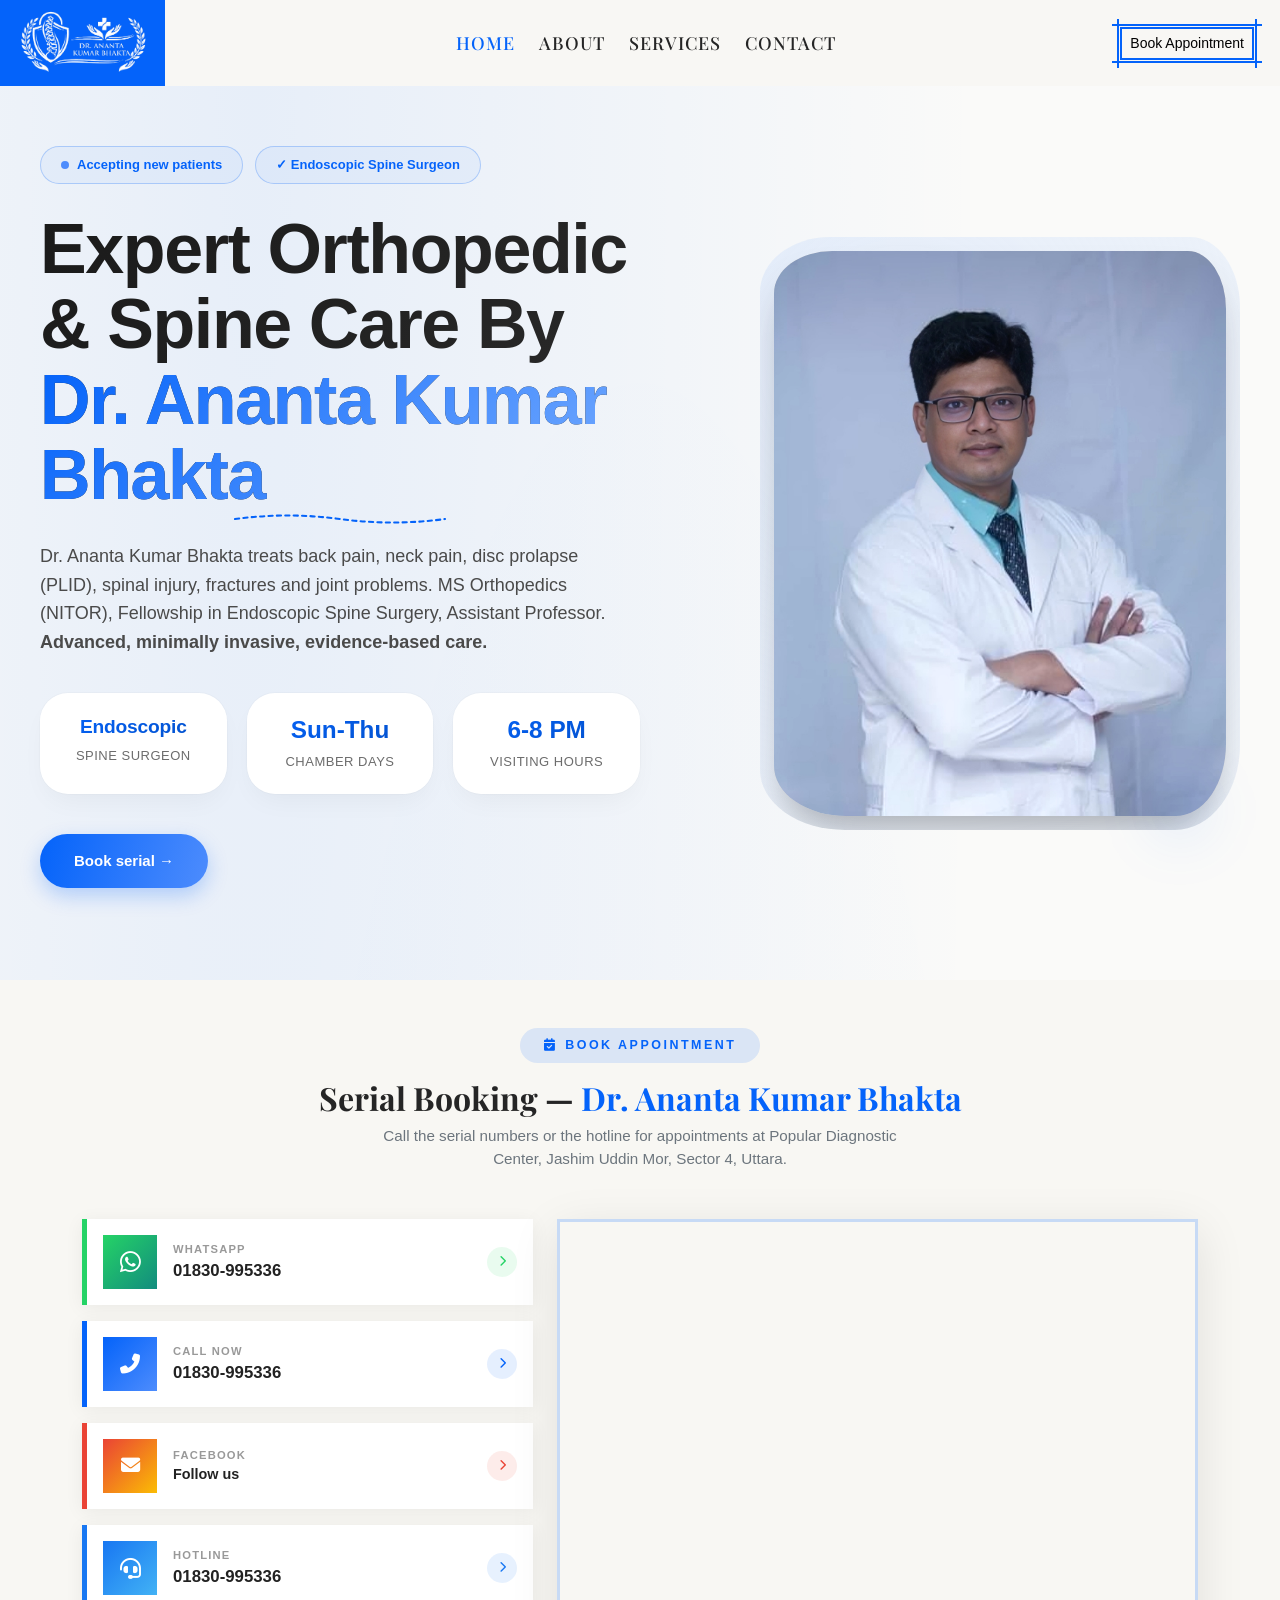
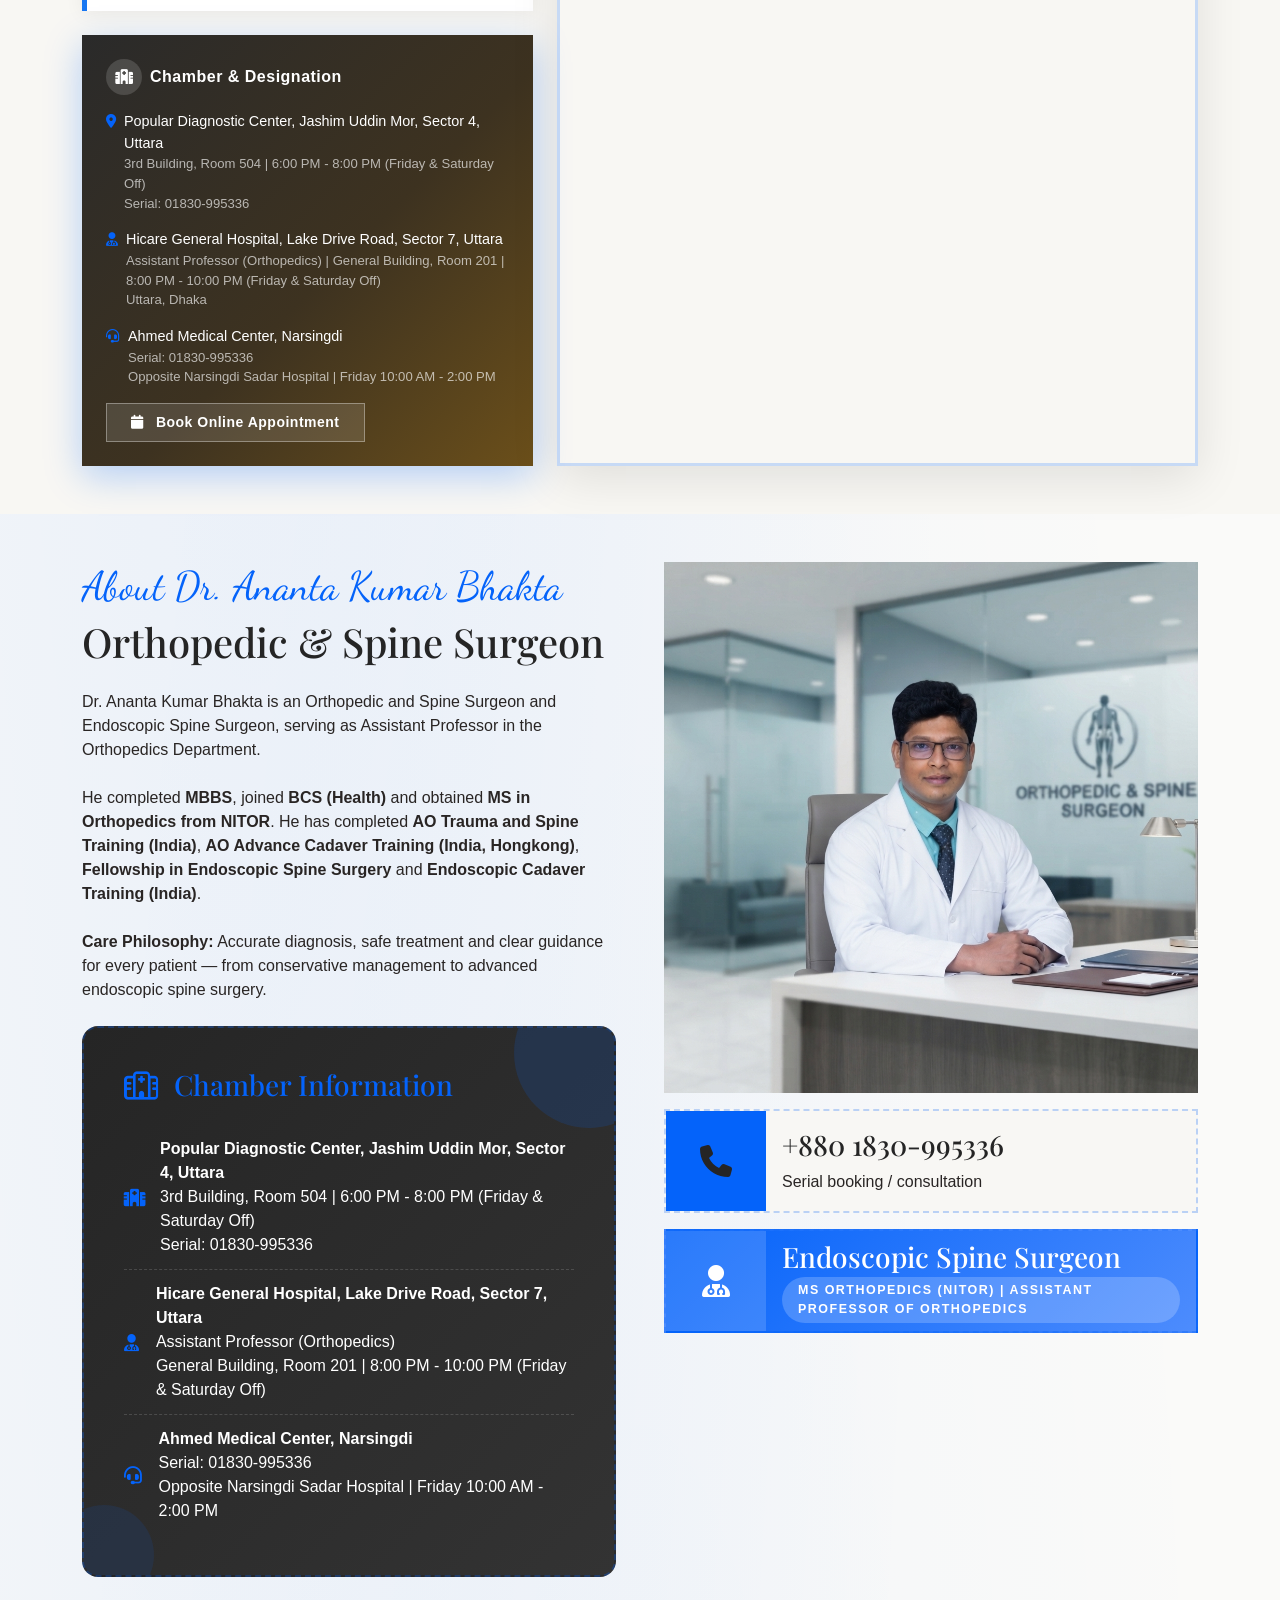
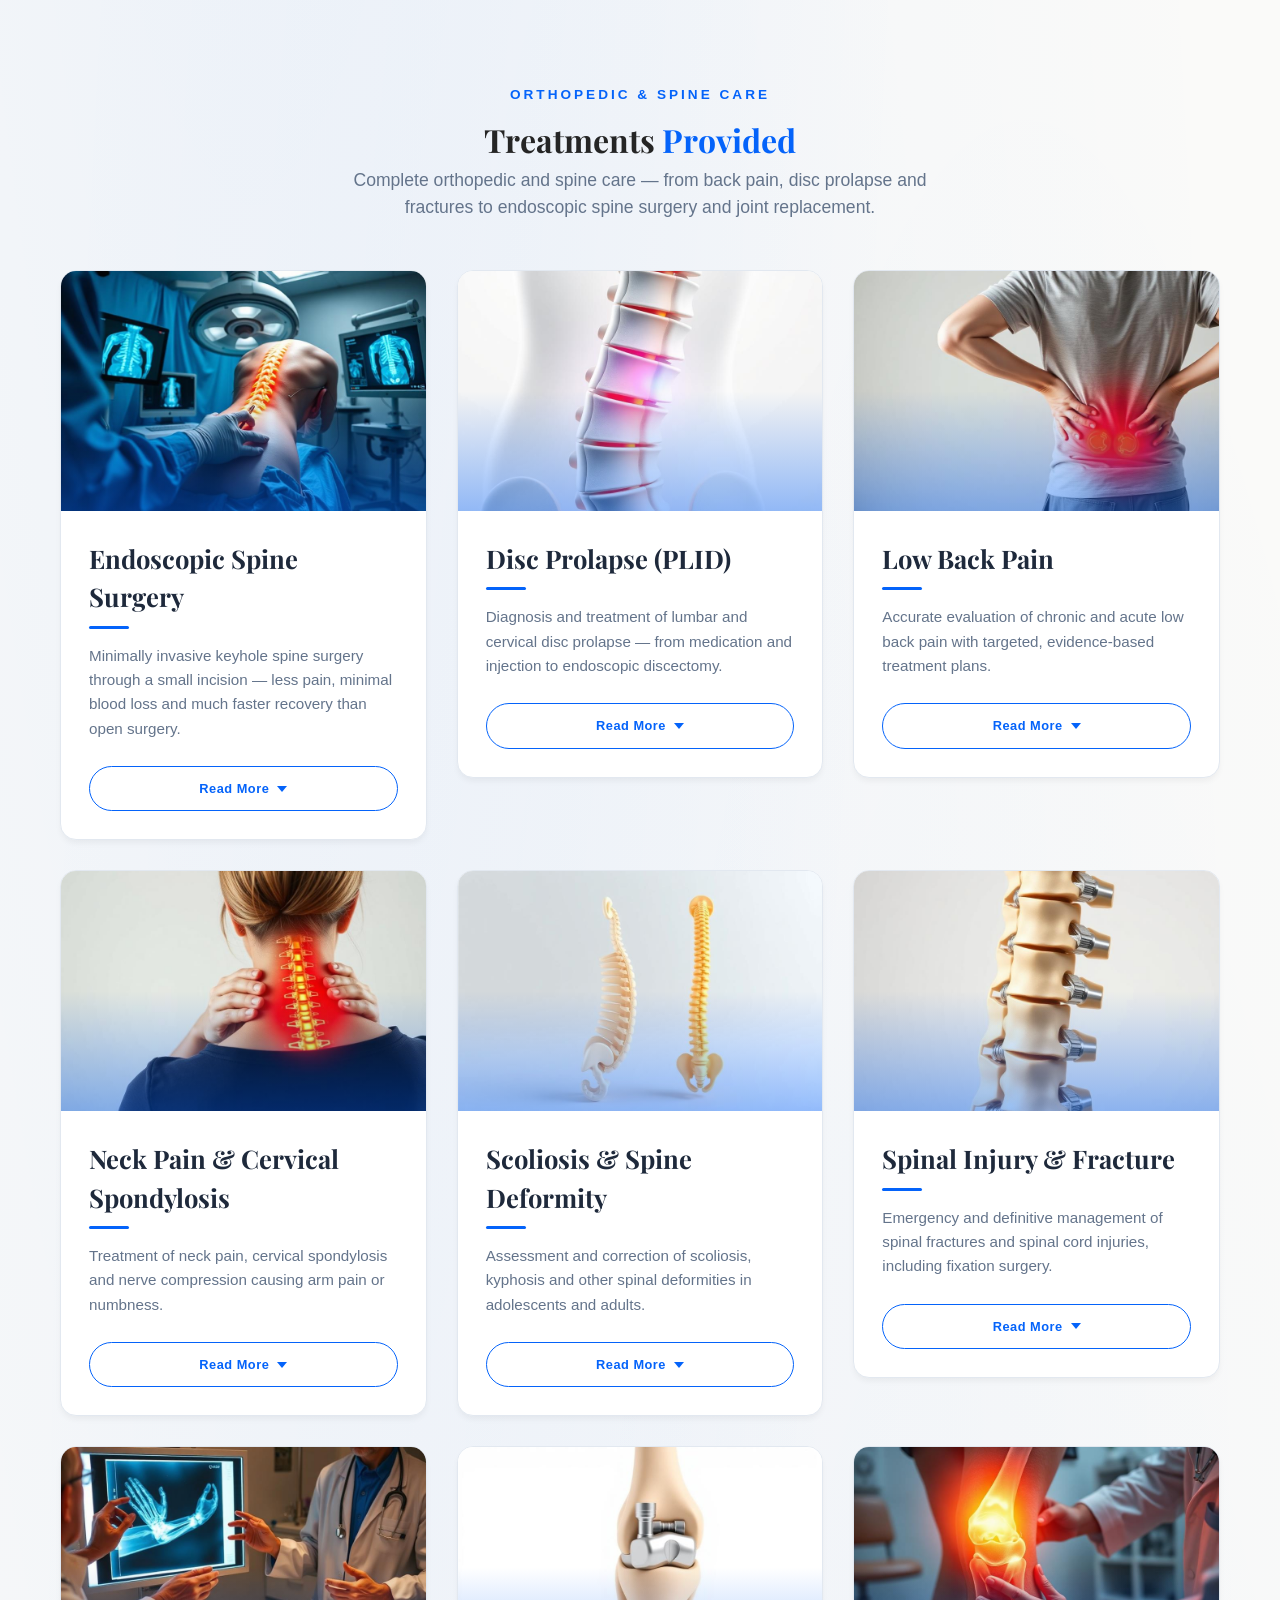
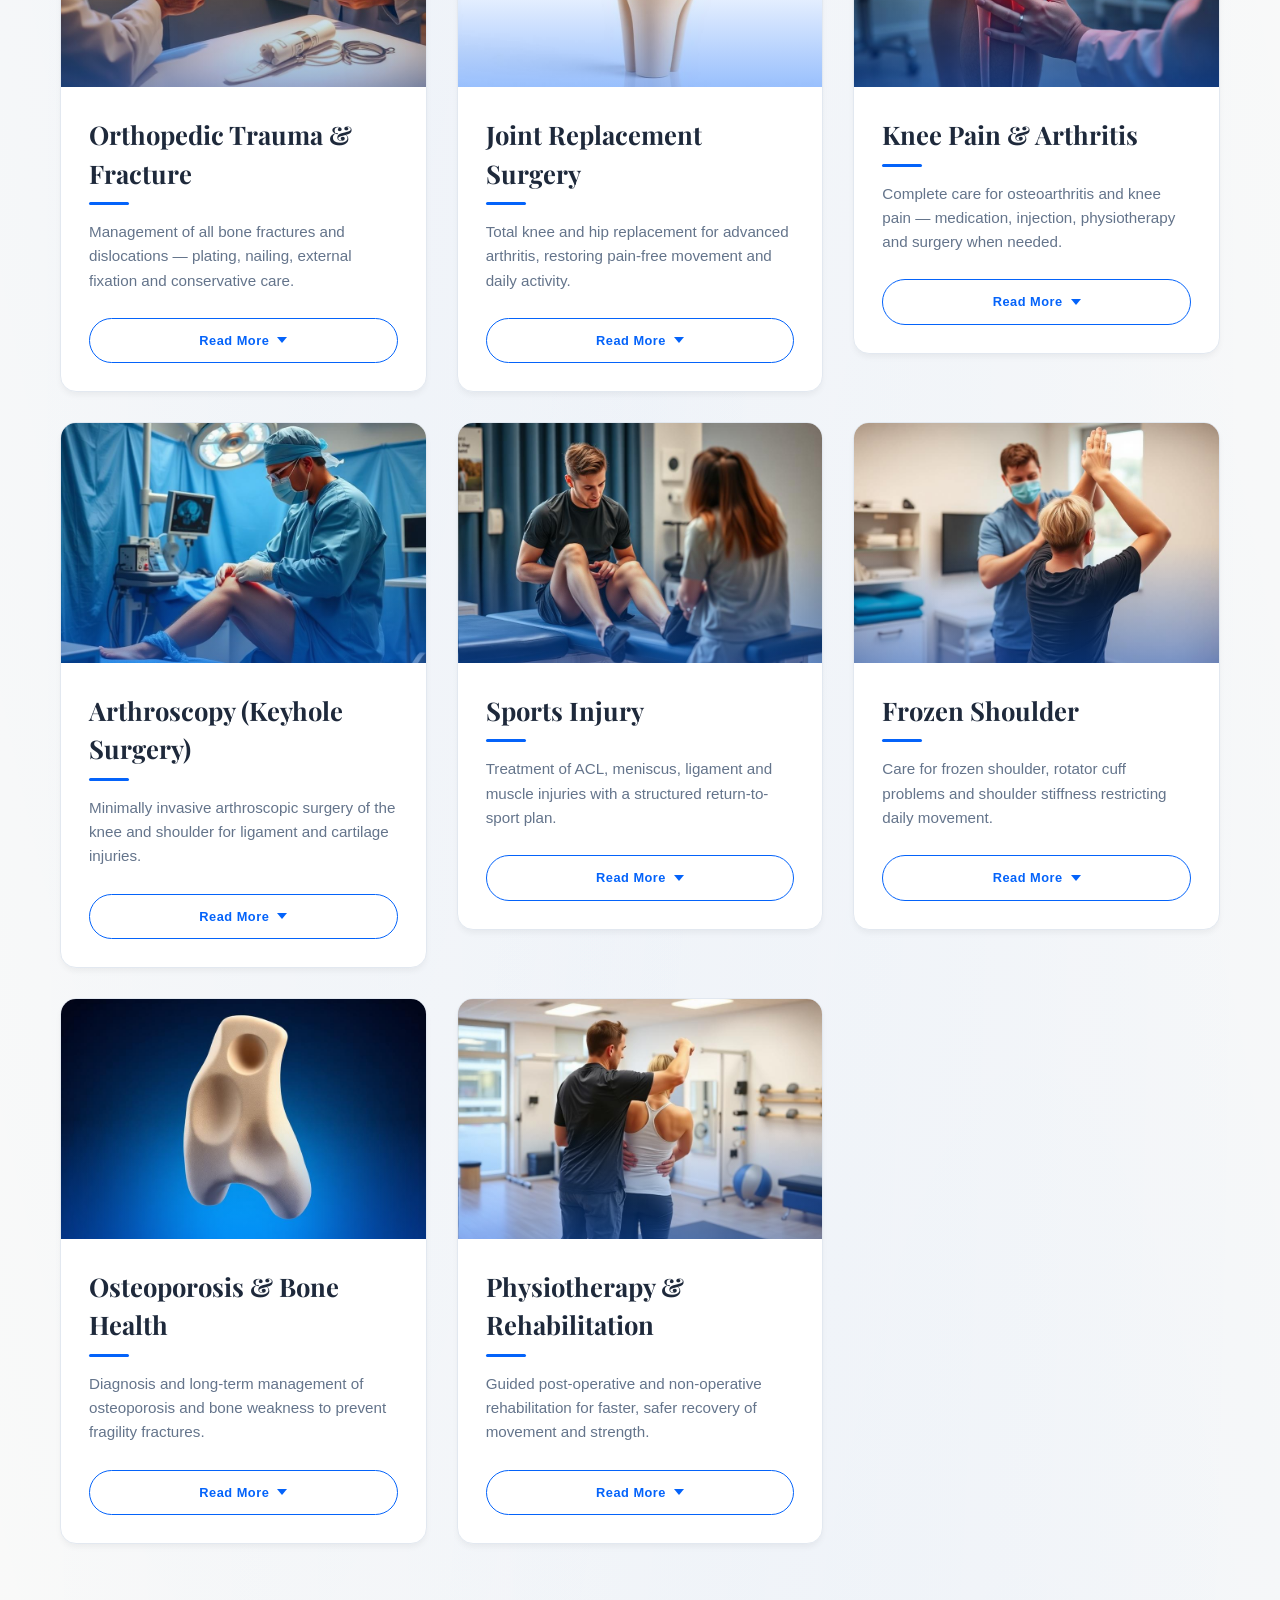
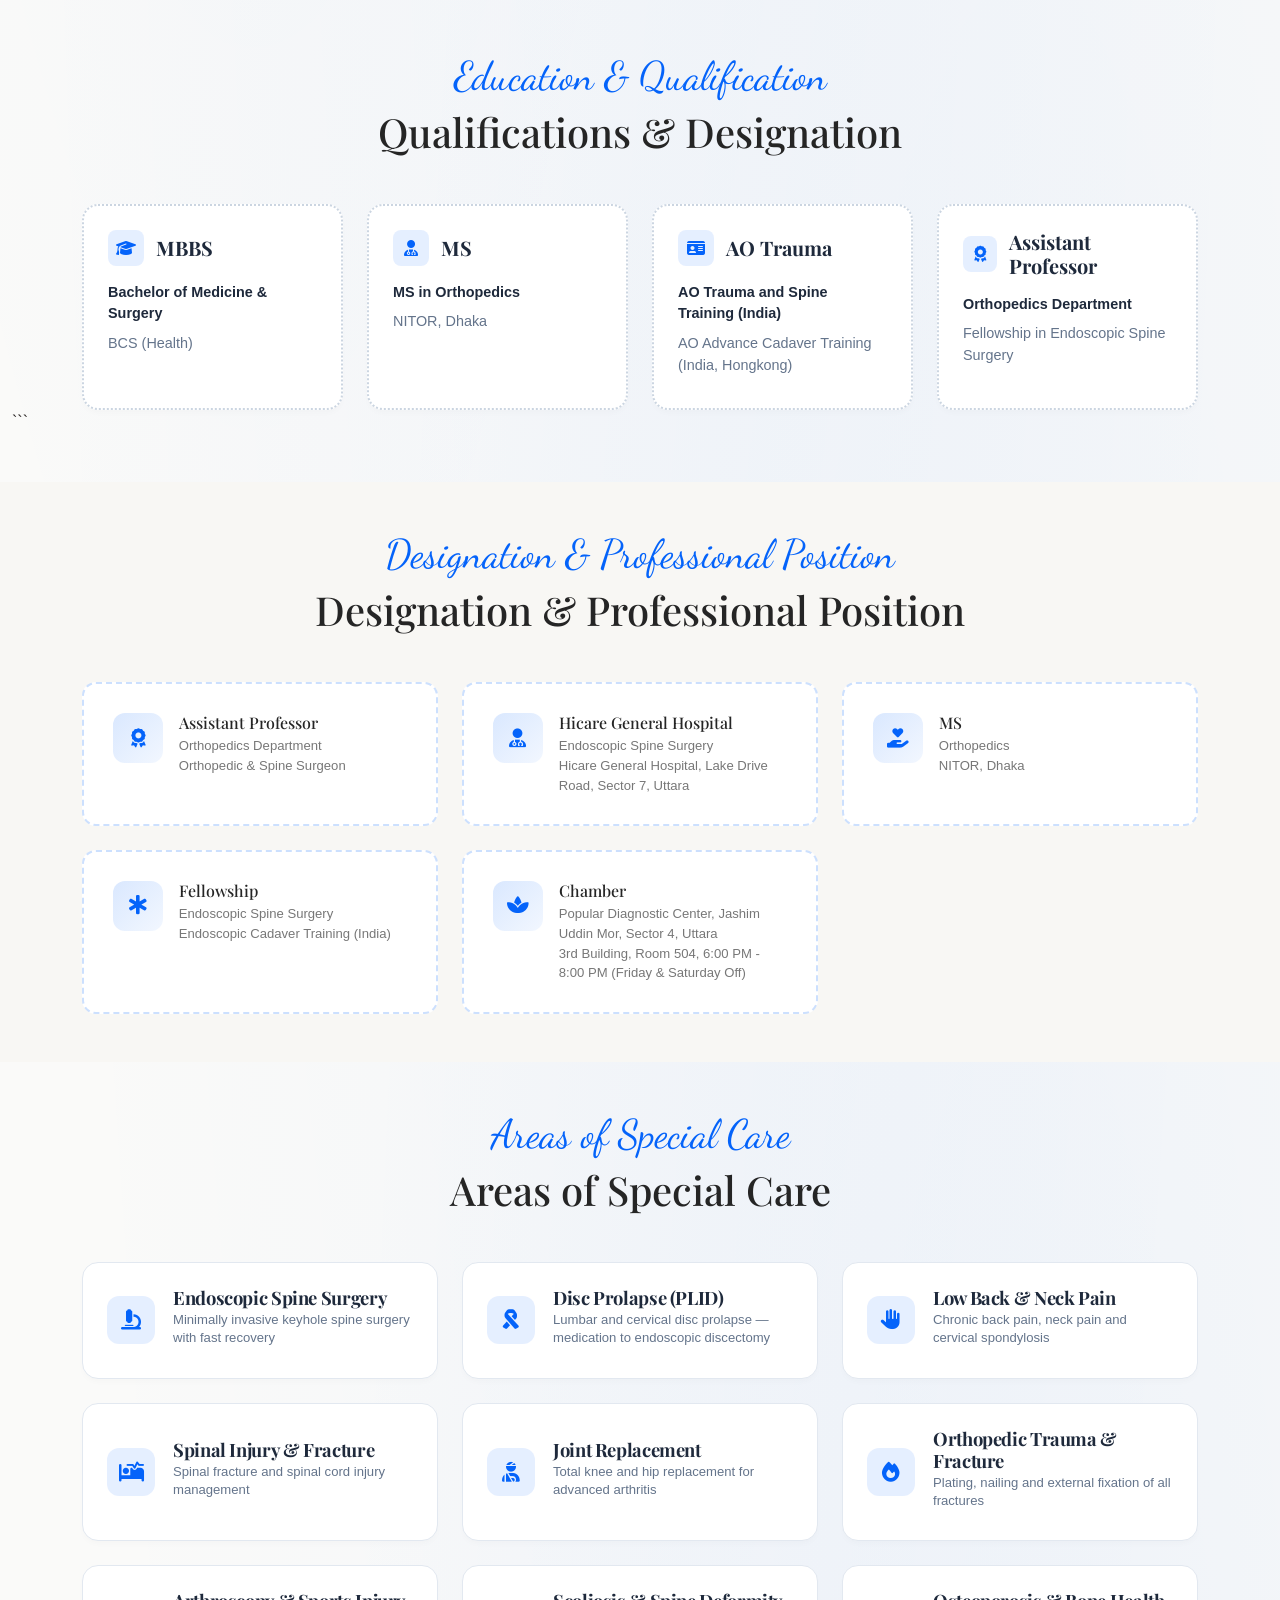
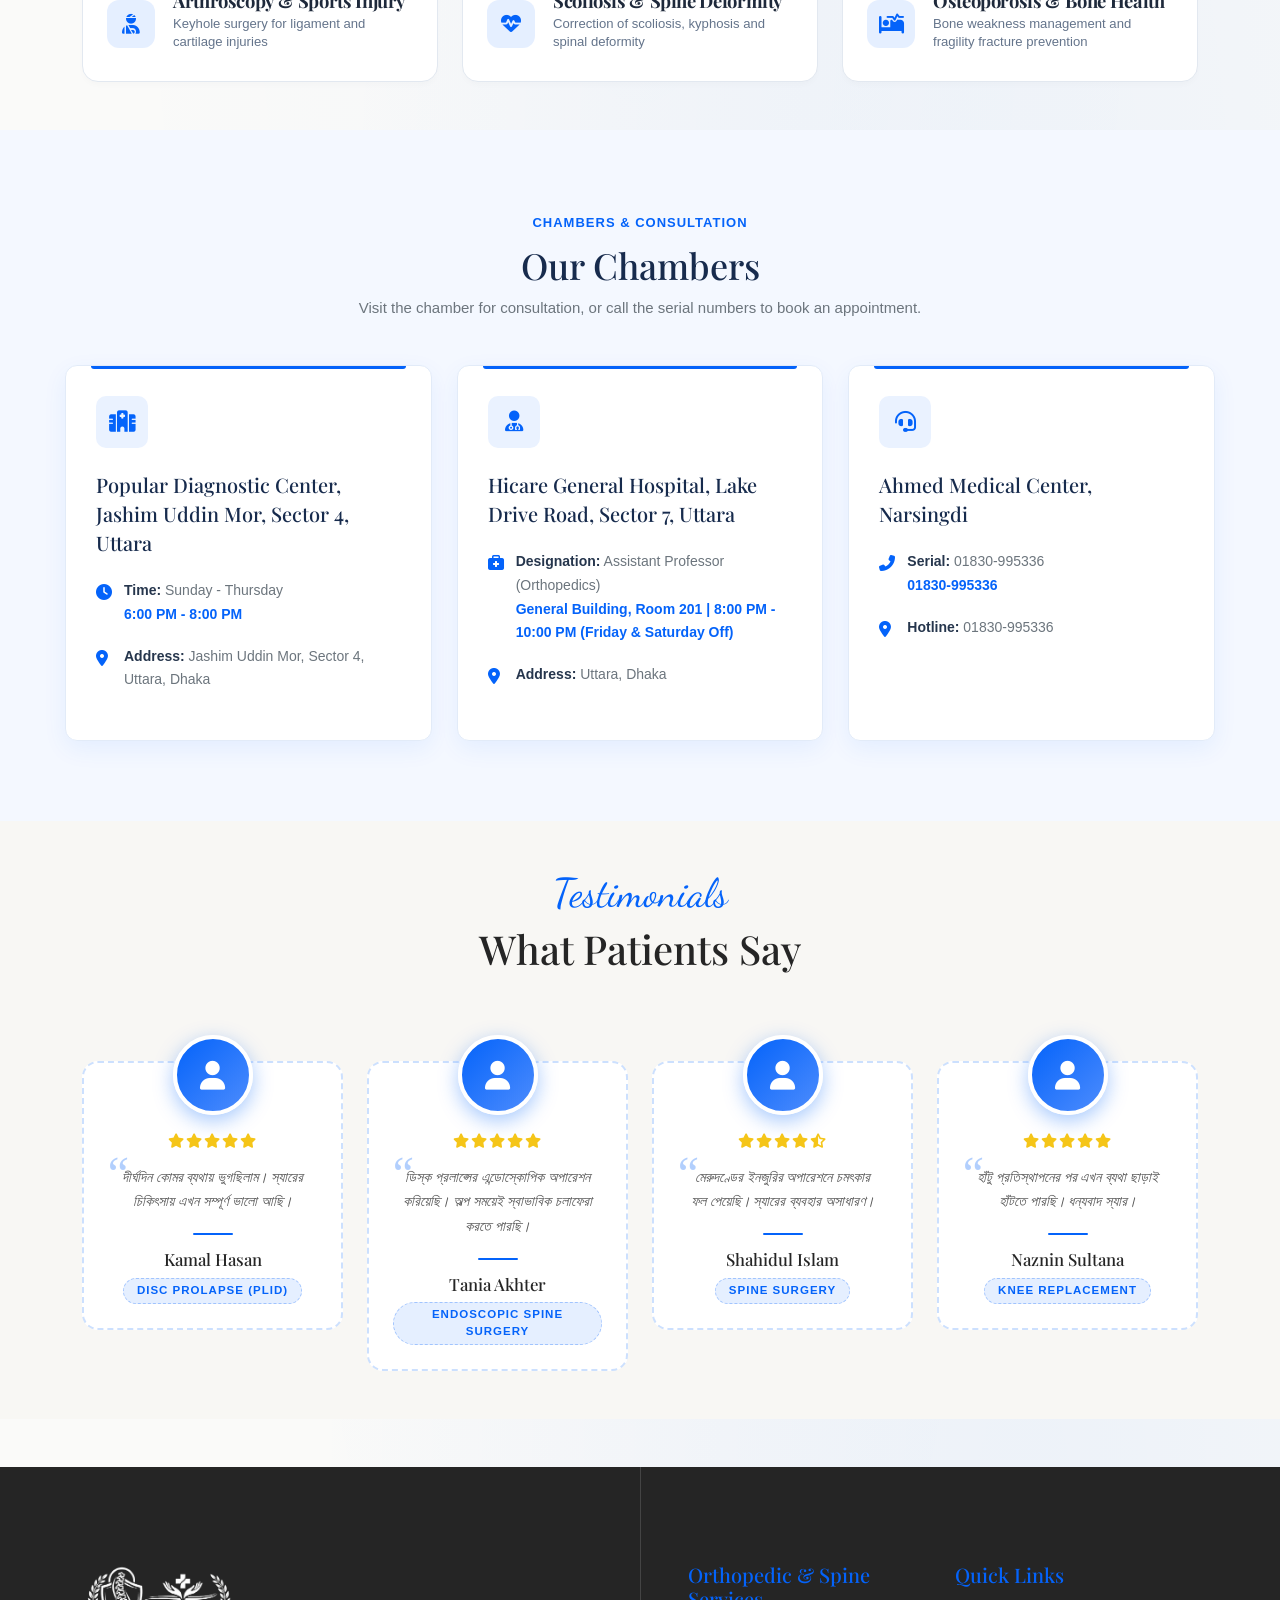
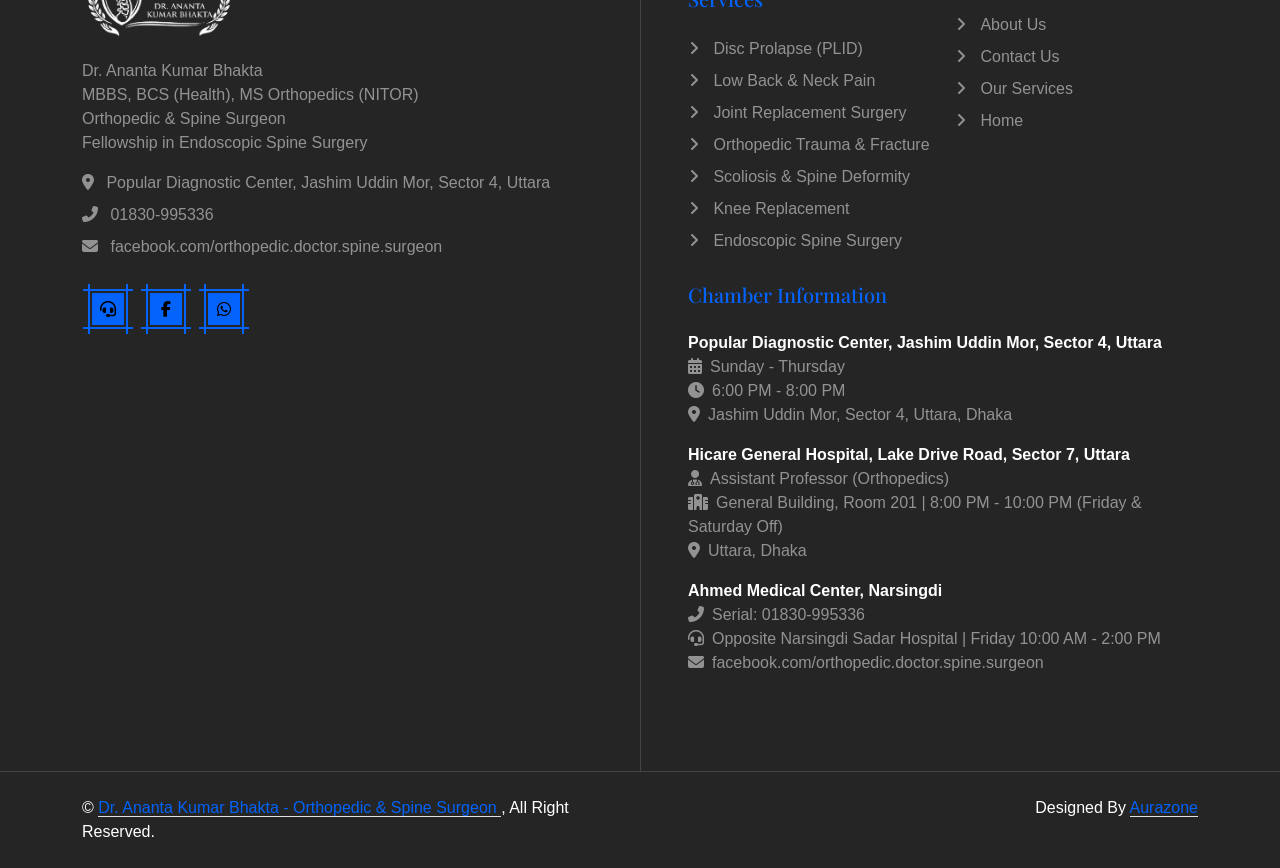
<file: public/index.html>
<!DOCTYPE html>
<html lang="en">

<head>
    <meta charset="utf-8">
    <title>Dr. Ananta Kumar Bhakta | Orthopedic &amp; Spine Surgeon, Uttara, Dhaka</title>
    <meta content="width=device-width, initial-scale=1.0" name="viewport">
    <meta
        content="Dr. Ananta Kumar Bhakta, Orthopedic &amp; Spine Surgeon Uttara, Dhaka, spine specialist Uttara, Dhaka, spine doctor Uttara, Dhaka, Spine Surgery Uttara, Dhaka, Hicare General Hospital, Popular Diagnostic Center"
        name="keywords">
    <meta
        content="Dr. Ananta Kumar Bhakta - MBBS, BCS (Health), MS Orthopedics (NITOR). Orthopedic and spine surgeon, Assistant Professor, Orthopedic &amp; Spine Surgeon. Chamber: Popular Diagnostic Center, Jashim Uddin Mor, Sector 4, Uttara."
        name="description">

    <link href="img/favicon.png" rel="icon">

    <link rel="preconnect" href="https://fonts.googleapis.com">
    <link rel="preconnect" href="https://fonts.gstatic.com" crossorigin>
    <link
        href="https://fonts.googleapis.com/css2?family=Dancing+Script&family=Playfair+Display:wght@500&family=Work+Sans&display=swap"
        rel="stylesheet">

    <link href="https://cdnjs.cloudflare.com/ajax/libs/font-awesome/5.10.0/css/all.min.css" rel="stylesheet">
    <link href="https://cdn.jsdelivr.net/npm/bootstrap-icons@1.4.1/font/bootstrap-icons.css" rel="stylesheet">

    <link href="lib/animate/animate.min.css" rel="stylesheet">
    <link href="lib/owlcarousel/assets/owl.carousel.min.css" rel="stylesheet">
    <link rel="stylesheet" href="https://cdnjs.cloudflare.com/ajax/libs/font-awesome/6.5.0/css/all.min.css">

    <link href="css/bootstrap.min.css" rel="stylesheet">
    <link href="css/style.css" rel="stylesheet">
    <link href="css/html.css" rel="stylesheet">
    <link href="home.css" rel="stylesheet">
</head>

<body>

    <div id="spinner"
        class="show bg-white position-fixed translate-middle w-100 vh-100 top-50 start-50 d-flex align-items-center justify-content-center">
        <div class="spinner-grow text-primary" style="width: 3rem; height: 3rem;" role="status">
            <span class="sr-only">Loading...</span>
        </div>
    </div>

    <!-- nav -->
    <div class="container-fluid bg-light sticky-top p-0">
        <nav class="navbar navbar-expand-lg navbar-light p-0">
            <a href="index.html" class="navbar-brand py-2 px-3 me-0" style="background: var(--bs-primary);">
                <img src="img/logo-white.png" alt="Dr. Ananta Kumar Bhakta - Orthopedic & Spine Surgeon"
                    style="height: 70px; width: auto; display: block; object-fit: contain;">
            </a>
            <button type="button" class="navbar-toggler me-4" data-bs-toggle="collapse"
                data-bs-target="#navbarCollapse">
                <span class="navbar-toggler-icon"></span>
            </button>
            <div class="collapse navbar-collapse p-3" id="navbarCollapse">
                <div class="navbar-nav mx-auto">
                    <a href="index.html" class="nav-item nav-link active">Home</a>
                    <a href="about.html" class="nav-item nav-link">About</a>
                    <a href="service.html" class="nav-item nav-link">Services</a>
                    <a href="contact.html" class="nav-item nav-link">Contact</a>
                </div>
                <a class="btn btn-sm btn-primary" href="appoinment.html">Book Appointment</a>
            </div>
        </nav>
    </div>
    <!-- nav -->


    <!-- hero -->
    <section class="hero1">
        <div class="hero9">
            <div class="hero11 hero3 hero4">
                <div class="hero12"><div class="hero13"></div> Accepting new patients</div>
                <div class="hero12">✓ Endoscopic Spine Surgeon</div>
            </div>

            <div class="hero15 hero3 hero5">
                Expert Orthopedic & Spine Care By  <br>
                <span class="hero16 hero17">Dr. Ananta Kumar Bhakta</span>
            </div>
            <div class="hero19 hero3 hero6">Dr. Ananta Kumar Bhakta treats back pain, neck pain, disc prolapse (PLID), spinal injury, fractures and joint problems. MS Orthopedics (NITOR), Fellowship in Endoscopic Spine Surgery, Assistant Professor. <strong>Advanced, minimally invasive, evidence-based care.</strong></div>

            <div class="hero20 hero3 hero7">
                <div class="hero21 hero35"><div class="hero22 hero22-long">Endoscopic</div><div class="hero23">Spine Surgeon</div></div>
                <div class="hero21 hero35"><div class="hero22">Sun-Thu</div><div class="hero23">Chamber days</div></div>
                <div class="hero21 hero35"><div class="hero22">6-8 PM</div><div class="hero23">Visiting hours</div></div>
            </div>

            <div class="hero24 hero3 hero8">
                <button class="hero25 hero26" id="heroBtn1">Book serial →</button>
            </div>
        </div>

        <!-- LUXURY IMAGE SECTION -->
       <div class="hero10 hero3 hero5">
    <div class="hero33"></div>

<div class="hero30" id="heroImgWrap" style="position: relative; overflow: hidden;">
    <div class="hero32" style="position: relative; width: 100%; height: 100%;">
        <!-- বর্তমান ইমেজ -->
        <img id="heroSliderImg"
            src="img/dr-main.jpeg"
            alt="Dr. Ananta Kumar Bhakta - Orthopedic & Spine Surgeon"
            style="width: 100%; height: 100%; object-fit: cover; transition: opacity 1s ease-in-out; opacity: 1; position: relative; z-index: 2;">

        <!-- পরবর্তী ইমেজ (ব্যাকগ্রাউন্ডে ফেইড ইন করার জন্য) -->
        <img id="heroSliderImgNext"
            src="img/profile2.jpeg"
            alt="Dr. Ananta Kumar Bhakta - Orthopedic & Spine Surgeon"
            style="width: 100%; height: 100%; object-fit: cover; transition: opacity 1s ease-in-out; opacity: 0; position: absolute; top: 0; left: 0; z-index: 1;">

        <script>
            const heroImages = [
                "img/dr-main.jpeg",
                "img/profile2.jpeg",
                "img/profile3.jpeg",
                "img/profile4.jpeg"
            ];

            let heroIndex = 0;
            const currentImg = document.getElementById("heroSliderImg");
            const nextImg = document.getElementById("heroSliderImgNext");

            setInterval(() => {
                // ইনডেক্স আপডেট করা
                heroIndex = (heroIndex + 1) % heroImages.length;
                const nextImageSrc = heroImages[heroIndex];

                // ব্যাকগ্রাউন্ড ইমেজে নতুন সোর্স সেট করা
                nextImg.src = nextImageSrc;

                // ব্যাকগ্রাউন্ড ইমেজ দৃশ্যমান করা (Fade In)
                nextImg.style.opacity = 1;
                
                // মূল ইমেজ ফেইড আউট করা
                currentImg.style.opacity = 0;

                setTimeout(() => {
                    // ট্রানজিশন শেষ হওয়ার পর সোর্স এক্সচেঞ্জ করা
                    currentImg.src = nextImageSrc;
                    currentImg.style.opacity = 1;
                    nextImg.style.opacity = 0;
                }, 1000); // CSS transition সময়ের (1s) সাথে মিল রেখে

            }, 4000); // প্রতি ৪ সেকেন্ড পর পর পরিবর্তন হবে
        </script>
    </div>
</div>



    <div style="position: absolute; bottom: -20px; right: 20px; width: 80px; height: 80px; background: radial-gradient(circle, rgba(4,99,250,0.1), transparent); border-radius: 50%; filter: blur(25px); pointer-events: none; z-index: 0;"></div>
</div>
    </section>
    <!-- hero -->

    <!-- appointment -->
    <div class="container-fluid py-5" style="background: #f8f7f3;">
        <div class="container">
            <div class="text-center mb-5 wow fadeIn" data-wow-delay="0.1s">
                <span class="d-inline-block px-4 py-2 mb-3 rounded-pill"
                    style="background: rgba(4, 99, 250,0.12); color: var(--bs-primary); font-size: 0.78rem; font-weight: 700; letter-spacing: 2.5px; text-transform: uppercase;">
                    <i class="fas fa-calendar-check me-2"></i>Book Appointment
                </span>
                <h2 class="fw-bold mb-2" style="font-size: 2rem;">Serial Booking — <span class="text-primary">Dr. Ananta Kumar Bhakta</span></h2>
                <p class="text-muted mx-auto" style="max-width: 520px; font-size: 0.95rem;">
                    Call the serial numbers or the hotline for appointments at Popular Diagnostic Center, Jashim Uddin Mor, Sector 4, Uttara.
                </p>
            </div>

            <div class="row g-4 align-items-stretch">
                <div class="col-lg-5 wow fadeInLeft" data-wow-delay="0.2s">
                    <!-- WhatsApp -->
                    <a href="https://wa.me/8801830995336" target="_blank"
                        class="appt-row d-flex align-items-center gap-3 p-3 mb-3 rounded-3 text-decoration-none"
                        style="background:#fff; border-left:5px solid #25D366; box-shadow:0 3px 18px rgba(0,0,0,0.06); transition:transform 0.2s,box-shadow 0.2s;">
                        <div class="d-flex align-items-center justify-content-center rounded-3 flex-shrink-0"
                            style="width:54px;height:54px;background:linear-gradient(135deg,#25D366,#128C7E);">
                            <i class="fab fa-whatsapp text-white" style="font-size:1.5rem;"></i>
                        </div>
                        <div class="flex-grow-1">
                            <div style="font-size:0.7rem;letter-spacing:1.2px;text-transform:uppercase;color:#999;font-weight:700;">WhatsApp</div>
                            <div style="font-size:1.05rem;font-weight:700;color:#222;">01830-995336</div>
                        </div>
                        <span class="d-flex align-items-center justify-content-center rounded-circle flex-shrink-0"
                            style="width:30px;height:30px;background:rgba(37,211,102,0.1);">
                            <i class="fas fa-chevron-right" style="font-size:0.7rem;color:#25D366;"></i>
                        </span>
                    </a>

                    <!-- Call -->
                    <a href="tel:+8801830995336"
                        class="appt-row d-flex align-items-center gap-3 p-3 mb-3 rounded-3 text-decoration-none"
                        style="background:#fff; border-left:5px solid var(--bs-primary); box-shadow:0 3px 18px rgba(0,0,0,0.06); transition:transform 0.2s,box-shadow 0.2s;">
                        <div class="d-flex align-items-center justify-content-center rounded-3 flex-shrink-0"
                            style="width:54px;height:54px;background:linear-gradient(135deg,var(--bs-primary),#4d8cfd);">
                            <i class="fas fa-phone-alt text-white" style="font-size:1.25rem;"></i>
                        </div>
                        <div class="flex-grow-1">
                            <div style="font-size:0.7rem;letter-spacing:1.2px;text-transform:uppercase;color:#999;font-weight:700;">Call Now</div>
                            <div style="font-size:1.05rem;font-weight:700;color:#222;">01830-995336</div>
                        </div>
                        <span class="d-flex align-items-center justify-content-center rounded-circle flex-shrink-0"
                            style="width:30px;height:30px;background:rgba(4, 99, 250,0.1);">
                            <i class="fas fa-chevron-right" style="font-size:0.7rem;color:var(--bs-primary);"></i>
                        </span>
                    </a>

                    <!-- Email -->
                    <a href="https://www.facebook.com/orthopedic.doctor.spine.surgeon"
                        class="appt-row d-flex align-items-center gap-3 p-3 mb-3 rounded-3 text-decoration-none"
                        style="background:#fff; border-left:5px solid #EA4335; box-shadow:0 3px 18px rgba(0,0,0,0.06); transition:transform 0.2s,box-shadow 0.2s;">
                        <div class="d-flex align-items-center justify-content-center rounded-3 flex-shrink-0"
                            style="width:54px;height:54px;background:linear-gradient(135deg,#EA4335,#FBBC04);">
                            <i class="fas fa-envelope text-white" style="font-size:1.2rem;"></i>
                        </div>
                        <div class="flex-grow-1">
                            <div style="font-size:0.7rem;letter-spacing:1.2px;text-transform:uppercase;color:#999;font-weight:700;">Facebook</div>
                            <div style="font-size:0.9rem;font-weight:700;color:#222;">Follow us</div>
                        </div>
                        <span class="d-flex align-items-center justify-content-center rounded-circle flex-shrink-0"
                            style="width:30px;height:30px;background:rgba(234,67,53,0.1);">
                            <i class="fas fa-chevron-right" style="font-size:0.7rem;color:#EA4335;"></i>
                        </span>
                    </a>

                    <!-- Facebook -->
                    <a href="tel:+8801830995336" target="_blank"
                        class="appt-row d-flex align-items-center gap-3 p-3 mb-4 rounded-3 text-decoration-none"
                        style="background:#fff; border-left:5px solid #1877F2; box-shadow:0 3px 18px rgba(0,0,0,0.06); transition:transform 0.2s,box-shadow 0.2s;">
                        <div class="d-flex align-items-center justify-content-center rounded-3 flex-shrink-0"
                            style="width:54px;height:54px;background:linear-gradient(135deg,#1877F2,#42B2F5);">
                            <i class="fas fa-headset text-white" style="font-size:1.3rem;"></i>
                        </div>
                        <div class="flex-grow-1">
                            <div style="font-size:0.7rem;letter-spacing:1.2px;text-transform:uppercase;color:#999;font-weight:700;">Hotline</div>
                            <div style="font-size:1.05rem;font-weight:700;color:#222;">01830-995336</div>
                        </div>
                        <span class="d-flex align-items-center justify-content-center rounded-circle flex-shrink-0"
                            style="width:30px;height:30px;background:rgba(24,119,242,0.1);">
                            <i class="fas fa-chevron-right" style="font-size:0.7rem;color:#1877F2;"></i>
                        </span>
                    </a>

                    <!-- Clinic Info Card -->
                   <!-- Clinic Info Card -->
<div class="rounded-3 overflow-hidden"
    style="background:linear-gradient(135deg,#2a2a2a 0%,#3d3220 55%,#6b4f1a 100%);
           box-shadow:0 10px 35px rgba(4, 99, 250, 0.28);">

    <div class="p-4">

        <!-- Card Header -->
        <div class="d-flex align-items-center gap-2 mb-3">

            <div class="d-flex align-items-center justify-content-center rounded-circle flex-shrink-0"
                style="width:36px;
                       height:36px;
                       background:rgba(255,255,255,0.15);">

                <i class="fas fa-hospital text-white"
                    style="font-size:0.9rem;"></i>

            </div>

            <span class="text-white fw-bold"
                style="font-size:1rem;
                       letter-spacing:0.5px;">

                Chamber &amp; Designation

            </span>

        </div>


        <!-- ========================= -->
        <!-- Chamber 1 -->
        <div class="d-flex align-items-start gap-2 mb-3">
            <i class="fas fa-map-marker-alt mt-1 flex-shrink-0" style="color:var(--bs-primary); font-size:0.85rem;"></i>
            <div>
                <p class="mb-0 fw-semibold" style="color:#fff; font-size:0.9rem;">Popular Diagnostic Center, Jashim Uddin Mor, Sector 4, Uttara</p>
                <p class="mb-0" style="color:rgba(255,255,255,0.65); font-size:0.82rem;">3rd Building, Room 504 | 6:00 PM - 8:00 PM (Friday &amp; Saturday Off)</p>
                <p class="mb-0" style="color:rgba(255,255,255,0.65); font-size:0.82rem;">Serial: 01830-995336</p>
            </div>
        </div>

        <div class="d-flex align-items-start gap-2 mb-3">
            <i class="fas fa-user-md mt-1 flex-shrink-0" style="color:var(--bs-primary); font-size:0.85rem;"></i>
            <div>
                <p class="mb-0 fw-semibold" style="color:#fff; font-size:0.9rem;">Hicare General Hospital, Lake Drive Road, Sector 7, Uttara</p>
                <p class="mb-0" style="color:rgba(255,255,255,0.65); font-size:0.82rem;">Assistant Professor (Orthopedics) | General Building, Room 201 | 8:00 PM - 10:00 PM (Friday &amp; Saturday Off)</p>
                <p class="mb-0" style="color:rgba(255,255,255,0.65); font-size:0.82rem;">Uttara, Dhaka</p>
            </div>
        </div>

        <div class="d-flex align-items-start gap-2 mb-3">
            <i class="fas fa-headset mt-1 flex-shrink-0" style="color:var(--bs-primary); font-size:0.85rem;"></i>
            <div>
                <p class="mb-0 fw-semibold" style="color:#fff; font-size:0.9rem;">Ahmed Medical Center, Narsingdi</p>
                <p class="mb-0" style="color:rgba(255,255,255,0.65); font-size:0.82rem;">Serial: 01830-995336</p>
                <p class="mb-0" style="color:rgba(255,255,255,0.65); font-size:0.82rem;">Opposite Narsingdi Sadar Hospital | Friday 10:00 AM - 2:00 PM</p>
            </div>
        </div>
<!-- Appointment Button -->
        <!-- ========================= -->

        <a href="contact.html"
            target="_blank"
            class="btn btn-sm fw-bold px-4 py-2"
            style="background:rgba(255,255,255,0.12);
                   color:#fff;
                   border:1.5px solid rgba(255,255,255,0.35);
                   letter-spacing:0.5px;">

            <i class="fas fa-calendar me-2"></i>

            Book Online Appointment

        </a>

    </div>

</div>
                </div>

                <div class="col-lg-7 wow fadeInRight" data-wow-delay="0.3s">
                    <div class="rounded-3 overflow-hidden h-100"
                        style="min-height:530px;box-shadow:0 12px 45px rgba(0,0,0,0.1);border:3px solid rgba(4, 99, 250,0.2);">
                        <iframe src="https://www.google.com/maps?q=Popular+Diagnostic+Center+Uttara+Dhaka&output=embed" width="100%"
                            height="100%" style="border:0;min-height:530px;display:block;" allowfullscreen=""
                            loading="lazy" referrerpolicy="no-referrer-when-downgrade"
                            title="Dr. Ananta Kumar Bhakta - NITOR, Dhaka & Clinic">
                        </iframe>
                    </div>
                </div>
            </div>
        </div>
    </div>
    <!-- appointment -->











    <!-- about section -->
    <div class="container-fluid py-5">
        <div class="container">
            <div class="row g-5">
                <div class="col-lg-6 wow fadeIn" data-wow-delay="0.5s">
                    <h1 class="font-dancing-script text-primary">About Dr. Ananta Kumar Bhakta</h1>
                    <h1 class="mb-4">Orthopedic & Spine Surgeon</h1>
                    <p class="mb-4">Dr. Ananta Kumar Bhakta is an Orthopedic and Spine Surgeon and Endoscopic Spine Surgeon, serving as Assistant Professor in the Orthopedics Department.</p>
                    <p class="mb-4">He completed <strong>MBBS</strong>, joined <strong>BCS (Health)</strong> and obtained <strong>MS in Orthopedics from NITOR</strong>. He has completed <strong>AO Trauma and Spine Training (India)</strong>, <strong>AO Advance Cadaver Training (India, Hongkong)</strong>, <strong>Fellowship in Endoscopic Spine Surgery</strong> and <strong>Endoscopic Cadaver Training (India)</strong>.</p>
                    <p class="mb-4"><strong>Care Philosophy:</strong> Accurate diagnosis, safe treatment and clear guidance for every patient — from conservative management to advanced endoscopic spine surgery.</p>

                   <div class="schedule-card">

    <h3>
        <i class="far fa-hospital me-2"></i>
        Chamber Information
    </h3>

    <!-- Chamber 1 -->
    <div class="schedule-item">
        <i class="fas fa-hospital"></i>
        <span>
            <strong>Popular Diagnostic Center, Jashim Uddin Mor, Sector 4, Uttara</strong><br>
            3rd Building, Room 504 | 6:00 PM - 8:00 PM (Friday &amp; Saturday Off)<br>
            Serial: 01830-995336
        </span>
    </div>

    <div class="schedule-item">
        <i class="fas fa-user-md"></i>
        <span>
            <strong>Hicare General Hospital, Lake Drive Road, Sector 7, Uttara</strong><br>
            Assistant Professor (Orthopedics)<br>
            General Building, Room 201 | 8:00 PM - 10:00 PM (Friday &amp; Saturday Off)
        </span>
    </div>

    <div class="schedule-item">
        <i class="fas fa-headset"></i>
        <span>
            <strong>Ahmed Medical Center, Narsingdi</strong><br>
            Serial: 01830-995336<br>
            Opposite Narsingdi Sadar Hospital | Friday 10:00 AM - 2:00 PM
        </span>
    </div>

</div>
                </div>
                <div class="col-lg-6 wow fadeIn" data-wow-delay="0.2s">
                    <img class="img-fluid mb-3 rounded" src="img/dr-about.jpg" alt="Dr. Ananta Kumar Bhakta - Orthopedic & Spine Surgeon" style="width:100%; height:auto; object-fit:contain;">
                    <div class="d-flex align-items-center bg-light rounded mb-3" style="border: 2px dashed rgba(4, 99, 250,0.25);">
                        <div class="btn-square flex-shrink-0 bg-primary" style="width: 100px; height: 100px;">
                            <i class="fa fa-phone fa-2x text-dark"></i>
                        </div>
                        <div class="px-3">
                            <h3>+880 1830-995336</h3>
                            <span>Serial booking / consultation</span>
                        </div>
                    </div>
                    <div class="d-flex align-items-center rounded" style="border: 2px dashed rgba(4, 99, 250,0.25); background: linear-gradient(135deg, var(--bs-primary), #4d8cfd);">
                        <div class="d-flex align-items-center justify-content-center flex-shrink-0" style="width: 100px; height: 100px; background: rgba(255,255,255,0.15);">
                            <i class="fas fa-user-md fa-2x text-white"></i>
                        </div>
                        <div class="px-3">
                            <h3 class="text-white mb-0">Endoscopic Spine Surgeon</h3>
                            <span class="d-inline-block mt-1 px-3 py-1 rounded-pill" style="background: rgba(255,255,255,0.2); color: #fff; font-size: 0.78rem; font-weight: 700; letter-spacing: 1.5px; text-transform: uppercase;">MS Orthopedics (NITOR) | Assistant Professor of Orthopedics</span>
                        </div>
                    </div>
                </div>
            </div>
        </div>
    </div>

    
















<!-- services -->
   <div class="ser1">
        <div class="ser2">
            <div class="ser3">Orthopedic &amp; Spine Care</div>
             <h2 class="fw-bold mb-2" style="font-size: 2rem;">Treatments <span class="text-primary">Provided</span></h2>
             
            <div class="ser5">Complete orthopedic and spine care — from back pain, disc prolapse and fractures to endoscopic spine surgery and joint replacement.</div>
        </div>

        <div class="ser6">
            <!-- 1. Fever -->
            <div class="ser7">
                <div class="ser8">
                    <div class="ser9" style="background-image: url('img/svc-endoscopic-spine.jpg');"></div>
                </div>
                <div class="ser10">
                    <div class="ser11">Endoscopic Spine Surgery</div>
                    <div class="ser12"></div>
                    <div class="ser13">Minimally invasive keyhole spine surgery through a small incision — less pain, minimal blood loss and much faster recovery than open surgery.</div>
                    <div class="ser14">
                        <div class="ser15">ছোট ছিদ্রের মাধ্যমে অত্যাধুনিক এন্ডোস্কোপিক স্পাইন সার্জারি — কম ব্যথা, কম রক্তক্ষরণ এবং দ্রুত সুস্থতা।</div>
                    </div>
                    <div class="ser16" onclick="toggleCard(this)">
                        <div class="ser17">Read More</div>
                        <div class="ser18"></div>
                    </div>
                </div>
            </div>



<!-- 2. Convulsion -->
<div class="ser7">
    <div class="ser8">
        <div class="ser9" style="background-image: url('img/svc-disc-prolapse.jpg');"></div>
    </div>
    <div class="ser10">
        <div class="ser11">Disc Prolapse (PLID)</div>
        <div class="ser12"></div>
        <div class="ser13">Diagnosis and treatment of lumbar and cervical disc prolapse — from medication and injection to endoscopic discectomy.</div>
        <div class="ser14">
            <div class="ser15">কোমর ও ঘাড়ের ডিস্ক প্রলাপ্স (পিএলআইডি) রোগ নির্ণয় ও চিকিৎসা — ওষুধ, ইনজেকশন থেকে এন্ডোস্কোপিক সার্জারি।</div>
        </div>
        <div class="ser16" onclick="toggleCard(this)">
            <div class="ser17">Read More</div>
            <div class="ser18"></div>
        </div>
    </div>
</div>



            <!-- 3. Cold & Cough -->
            <div class="ser7">
                <div class="ser8">
                    <div class="ser9" style="background-image: url('img/svc-back-pain.jpg');"></div>
                </div>
                <div class="ser10">
                    <div class="ser11">Low Back Pain</div>
                    <div class="ser12"></div>
                    <div class="ser13">Accurate evaluation of chronic and acute low back pain with targeted, evidence-based treatment plans.</div>
                    <div class="ser14">
                        <div class="ser15">দীর্ঘমেয়াদি ও তীব্র কোমর ব্যথার সঠিক কারণ নির্ণয় করে আধুনিক চিকিৎসা।</div>
                    </div>
                    <div class="ser16" onclick="toggleCard(this)">
                        <div class="ser17">Read More</div>
                        <div class="ser18"></div>
                    </div>
                </div>
            </div>

            <!-- 4. Sore Throat & Tonsil -->
            <div class="ser7">
                <div class="ser8">
                    <div class="ser9" style="background-image: url('img/svc-neck-pain.jpg');"></div>
                </div>
                <div class="ser10">
                    <div class="ser11">Neck Pain &amp; Cervical Spondylosis</div>
                    <div class="ser12"></div>
                    <div class="ser13">Treatment of neck pain, cervical spondylosis and nerve compression causing arm pain or numbness.</div>
                    <div class="ser14">
                        <div class="ser15">ঘাড় ব্যথা, সার্ভাইক্যাল স্পন্ডাইলোসিস ও হাতের অবশভাবের চিকিৎসা।</div>
                    </div>
                    <div class="ser16" onclick="toggleCard(this)">
                        <div class="ser17">Read More</div>
                        <div class="ser18"></div>
                    </div>
                </div>
            </div>

            <!-- 5. Frozen Shoulder -->
            <div class="ser7">
                <div class="ser8">
                    <div class="ser9" style="background-image: url('img/svc-spine-deformity.jpg');"></div>
                </div>
                <div class="ser10">
                    <div class="ser11">Scoliosis &amp; Spine Deformity</div>
                    <div class="ser12"></div>
                    <div class="ser13">Assessment and correction of scoliosis, kyphosis and other spinal deformities in adolescents and adults.</div>
                    <div class="ser14">
                        <div class="ser15">স্কোলিওসিস, কাইফোসিসসহ মেরুদণ্ডের বাঁকা হয়ে যাওয়ার চিকিৎসা ও সার্জারি।</div>
                    </div>
                    <div class="ser16" onclick="toggleCard(this)">
                        <div class="ser17">Read More</div>
                        <div class="ser18"></div>
                    </div>
                </div>
            </div>

            <!-- 6. Pneumonia -->
            <div class="ser7">
                <div class="ser8">
                    <div class="ser9" style="background-image: url('img/svc-spine-trauma.jpg');"></div>
                </div>
                <div class="ser10">
                    <div class="ser11">Spinal Injury &amp; Fracture</div>
                    <div class="ser12"></div>
                    <div class="ser13">Emergency and definitive management of spinal fractures and spinal cord injuries, including fixation surgery.</div>
                    <div class="ser14">
                        <div class="ser15">মেরুদণ্ডের ফ্র্যাকচার ও স্পাইনাল কর্ড ইনজুরির জরুরি ও অস্ত্রোপচার চিকিৎসা।</div>
                    </div>
                    <div class="ser16" onclick="toggleCard(this)">
                        <div class="ser17">Read More</div>
                        <div class="ser18"></div>
                    </div>
                </div>
            </div>

            <!-- 7. Abdominal Pain -->
            <div class="ser7">
                <div class="ser8">
                    <div class="ser9" style="background-image: url('img/svc-trauma.jpg');"></div>
                </div>
                <div class="ser10">
                    <div class="ser11">Orthopedic Trauma &amp; Fracture</div>
                    <div class="ser12"></div>
                    <div class="ser13">Management of all bone fractures and dislocations — plating, nailing, external fixation and conservative care.</div>
                    <div class="ser14">
                        <div class="ser15">সব ধরনের হাড় ভাঙা ও জোড়া খুলে যাওয়ার আধুনিক অপারেশন ও চিকিৎসা।</div>
                    </div>
                    <div class="ser16" onclick="toggleCard(this)">
                        <div class="ser17">Read More</div>
                        <div class="ser18"></div>
                    </div>
                </div>
            </div>
             

             <!-- 8. Asthma -->
            <div class="ser7">
                <div class="ser8">
                    <div class="ser9" style="background-image: url('img/svc-joint-replacement.jpg');"></div>
                </div>
                <div class="ser10">
                    <div class="ser11">Joint Replacement Surgery</div>
                    <div class="ser12"></div>
                    <div class="ser13">Total knee and hip replacement for advanced arthritis, restoring pain-free movement and daily activity.</div>
                    <div class="ser14">
                        <div class="ser15">হাঁটু ও হিপ জয়েন্ট প্রতিস্থাপন সার্জারি — ব্যথামুক্ত স্বাভাবিক চলাফেরা।</div>
                    </div>
                    <div class="ser16" onclick="toggleCard(this)">
                        <div class="ser17">Read More</div>
                        <div class="ser18"></div>
                    </div>
                </div>
            </div>






             <!-- 9. Loss of Appetite & Indigestion -->
            <div class="ser7">
                <div class="ser8">
                    <div class="ser9" style="background-image: url('img/svc-knee-pain.jpg');"></div>
                </div>
                <div class="ser10">
                    <div class="ser11">Knee Pain &amp; Arthritis</div>
                    <div class="ser12"></div>
                    <div class="ser13">Complete care for osteoarthritis and knee pain — medication, injection, physiotherapy and surgery when needed.</div>
                    <div class="ser14">
                        <div class="ser15">হাঁটু ব্যথা ও বাতের সম্পূর্ণ চিকিৎসা — ওষুধ, ইনজেকশন, ফিজিওথেরাপি ও প্রয়োজনে সার্জারি।</div>
                    </div>
                    <div class="ser16" onclick="toggleCard(this)">
                        <div class="ser17">Read More</div>
                        <div class="ser18"></div>
                    </div>
                </div>
            </div>





             <!-- 9. Diabetic Foot -->
            <div class="ser7">
                <div class="ser8">
                    <div class="ser9" style="background-image: url('img/svc-arthroscopy.jpg');"></div>
                </div>
                <div class="ser10">
                    <div class="ser11">Arthroscopy (Keyhole Surgery)</div>
                    <div class="ser12"></div>
                    <div class="ser13">Minimally invasive arthroscopic surgery of the knee and shoulder for ligament and cartilage injuries.</div>
                    <div class="ser14">
                        <div class="ser15">হাঁটু ও কাঁধের লিগামেন্ট এবং কার্টিলেজ ইনজুরিতে আর্থ্রোস্কোপিক (কি-হোল) সার্জারি।</div>
                    </div>
                    <div class="ser16" onclick="toggleCard(this)">
                        <div class="ser17">Read More</div>
                        <div class="ser18"></div>
                    </div>
                </div>
            </div>





             <!-- 10. Pressure Sore Surgery -->
            <div class="ser7">
                <div class="ser8">
                    <div class="ser9" style="background-image: url('img/svc-sports-injury.jpg');"></div>
                </div>
                <div class="ser10">
                    <div class="ser11">Sports Injury</div>
                    <div class="ser12"></div>
                    <div class="ser13">Treatment of ACL, meniscus, ligament and muscle injuries with a structured return-to-sport plan.</div>
                    <div class="ser14">
                        <div class="ser15">খেলাধুলাজনিত লিগামেন্ট, মেনিস্কাস ও পেশির ইনজুরির চিকিৎসা ও পুনর্বাসন।</div>
                    </div>
                    <div class="ser16" onclick="toggleCard(this)">
                        <div class="ser17">Read More</div>
                        <div class="ser18"></div>
                    </div>
                </div>
            </div>




              
            <!-- 11. Allergies & Scabies -->
            <div class="ser7">
                <div class="ser8">
                    <div class="ser9" style="background-image: url('img/svc-shoulder.jpg');"></div>
                </div>
                <div class="ser10">
                    <div class="ser11">Frozen Shoulder</div>
                    <div class="ser12"></div>
                    <div class="ser13">Care for frozen shoulder, rotator cuff problems and shoulder stiffness restricting daily movement.</div>
                    <div class="ser14">
                        <div class="ser15">ফ্রোজেন শোল্ডার ও কাঁধের জড়তার আধুনিক চিকিৎসা।</div>
                    </div>
                    <div class="ser16" onclick="toggleCard(this)">
                        <div class="ser17">Read More</div>
                        <div class="ser18"></div>
                    </div>
                </div>
            </div>





            <!-- 13. Hidradenitis Suppurativa -->
            <div class="ser7">
                <div class="ser8">
                    <div class="ser9" style="background-image: url('img/svc-osteoporosis.jpg');"></div>
                </div>
                <div class="ser10">
                    <div class="ser11">Osteoporosis &amp; Bone Health</div>
                    <div class="ser12"></div>
                    <div class="ser13">Diagnosis and long-term management of osteoporosis and bone weakness to prevent fragility fractures.</div>
                    <div class="ser14">
                        <div class="ser15">হাড় ক্ষয় (অস্টিওপোরোসিস) নির্ণয় ও দীর্ঘমেয়াদি চিকিৎসা, হাড় ভাঙা প্রতিরোধ।</div>
                    </div>
                    <div class="ser16" onclick="toggleCard(this)">
                        <div class="ser17">Read More</div>
                        <div class="ser18"></div>
                    </div>
                </div>
            </div>



            <!-- 14. General patient illness -->
            <div class="ser7">
                <div class="ser8">
                    <div class="ser9" style="background-image: url('img/svc-physiotherapy.jpg');"></div>
                </div>
                <div class="ser10">
                    <div class="ser11">Physiotherapy &amp; Rehabilitation</div>
                    <div class="ser12"></div>
                    <div class="ser13">Guided post-operative and non-operative rehabilitation for faster, safer recovery of movement and strength.</div>
                    <div class="ser14">
                        <div class="ser15">অপারেশন পরবর্তী ও অপারেশন ছাড়া পুনর্বাসন এবং ফিজিওথেরাপি পরামর্শ।</div>
                    </div>
                    <div class="ser16" onclick="toggleCard(this)">
                        <div class="ser17">Read More</div>
                        <div class="ser18"></div>
                    </div>
                </div>
            </div>

           
           
         

           

           
        </div>
    </div>









<!-- qualifications -->

<div class="container-fluid py-5">
    <div class="container">

    <div class="text-center mb-5 wow fadeIn" data-wow-delay="0.1s">
        <h1 class="font-dancing-script text-primary">Education & Qualification</h1>
        <h1 class="mb-3">Qualifications & Designation</h1>
    </div>

    <div class="row g-4">

        <!-- 1. MS -->
        <div class="col-md-6 col-lg-3 wow fadeIn" data-wow-delay="0.1s">
            <div class="cred-custom-card">

                <div class="cred-icon-title">
                    <div class="cred-icon-box">
                        <i class="fas fa-graduation-cap"></i>
                    </div>

                    <h5 class="cred-title">
                        MBBS
                    </h5>
                </div>

                <div class="cred-body">
<p><strong>Bachelor of Medicine &amp; Surgery</strong></p>
<p>BCS (Health)</p>
</div>

            </div>
        </div>


        <!-- 2. MBBS -->
        <div class="col-md-6 col-lg-3 wow fadeIn" data-wow-delay="0.2s">
            <div class="cred-custom-card">

                <div class="cred-icon-title">
                    <div class="cred-icon-box">
                        <i class="fas fa-user-md"></i>
                    </div>

                    <h5 class="cred-title">
                        MS
                    </h5>
                </div>

                <div class="cred-body">
<p><strong>MS in Orthopedics</strong></p>
<p>NITOR, Dhaka</p>
</div>

            </div>
        </div>


        <!-- 3. Medical Registration -->
        <div class="col-md-6 col-lg-3 wow fadeIn" data-wow-delay="0.3s">
            <div class="cred-custom-card">

                <div class="cred-icon-title">
                    <div class="cred-icon-box">
                        <i class="fas fa-id-card"></i>
                    </div>

                    <h5 class="cred-title">
                        AO Trauma
                    </h5>
                </div>

                <div class="cred-body">
<p><strong>AO Trauma and Spine Training (India)</strong></p>
<p>AO Advance Cadaver Training (India, Hongkong)</p>
</div>

            </div>
        </div>


        <!-- 4. MS -->
        <div class="col-md-6 col-lg-3 wow fadeIn" data-wow-delay="0.4s">
            <div class="cred-custom-card">

                <div class="cred-icon-title">
                    <div class="cred-icon-box">
                        <i class="fas fa-award"></i>
                    </div>

                    <h5 class="cred-title">
                        Assistant Professor
                    </h5>
                </div>

                <div class="cred-body">
<p><strong>Orthopedics Department</strong></p>
<p>Fellowship in Endoscopic Spine Surgery</p>
</div>

            </div>
        </div>

    </div>
</div>
```

</div>

<!-- credentials -->

<div class="container-fluid py-5 bg-light">
    <div class="container">


    <div class="text-center mb-5 wow fadeIn" data-wow-delay="0.1s">
        <h1 class="font-dancing-script text-primary">Designation & Professional Position</h1>
        <h1 class="mb-3">Designation & Professional Position</h1>
    </div>

    <div class="row g-4">

        <!-- MS -->
        <div class="col-md-6 col-lg-4 wow fadeIn">
            <div class="qual-card">
                <div class="qual-icon">
                    <i class="fas fa-award"></i>
                </div>
                <div>
                    <h6>Assistant Professor</h6><p>Orthopedics Department</p><p>Orthopedic &amp; Spine Surgeon</p>
                </div>
            </div>
        </div>

        <!-- SOSB -->
        <div class="col-md-6 col-lg-4 wow fadeIn">
            <div class="qual-card">
                <div class="qual-icon">
                    <i class="fas fa-user-md"></i>
                </div>
                <div>
                    <h6>Hicare General Hospital</h6><p>Endoscopic Spine Surgery</p><p>Hicare General Hospital, Lake Drive Road, Sector 7, Uttara</p>
                </div>
            </div>
        </div>

        <!-- SPSB -->
        <div class="col-md-6 col-lg-4 wow fadeIn">
            <div class="qual-card">
                <div class="qual-icon">
                    <i class="fas fa-hand-holding-heart"></i>
                </div>
                <div>
                    <h6>MS</h6><p>Orthopedics</p><p>NITOR, Dhaka</p>
                </div>
            </div>
        </div>

        <!-- ISAPS -->
        <div class="col-md-6 col-lg-4 wow fadeIn">
            <div class="qual-card">
                <div class="qual-icon">
                    <i class="fas fa-star-of-life"></i>
                </div>
                <div>
                    <h6>Fellowship</h6><p>Endoscopic Spine Surgery</p><p>Endoscopic Cadaver Training (India)</p>
                </div>
            </div>
        </div>

        <!-- BSAPS -->
        <div class="col-md-6 col-lg-4 wow fadeIn">
            <div class="qual-card">
                <div class="qual-icon">
                    <i class="fas fa-spa"></i>
                </div>
                <div>
                    <h6>Chamber</h6><p>Popular Diagnostic Center, Jashim Uddin Mor, Sector 4, Uttara</p><p>3rd Building, Room 504, 6:00 PM - 8:00 PM (Friday &amp; Saturday Off)</p>
                </div>
            </div>
        </div>

    </div>
</div>

</div>

<!-- Areas of Special Care -->

<div class="container-fluid py-5">
    <div class="container">

    <div class="text-center mb-5 wow fadeIn" data-wow-delay="0.1s">
        <h1 class="font-dancing-script text-primary">Areas of Special Care</h1>
        <h1 class="mb-3">Areas of Special Care</h1>
    </div>

    <div class="row g-4">

        <!-- Special care area -->
        <div class="col-md-6 col-lg-4 wow fadeIn" data-wow-delay="0.1s">
            <div class="membership-card">
                <div class="membership-icon">
                    <i class="fas fa-microscope"></i>
                </div>
                <div class="membership-body">
                    <h5 class="membership-org">Endoscopic Spine Surgery</h5>
                    <p class="membership-name">Minimally invasive keyhole spine surgery with fast recovery</p>
                </div>
            </div>
        </div>

        <!-- Special care area -->
        <div class="col-md-6 col-lg-4 wow fadeIn" data-wow-delay="0.2s">
            <div class="membership-card">
                <div class="membership-icon">
                    <i class="fas fa-ribbon"></i>
                </div>
                <div class="membership-body">
                    <h5 class="membership-org">Disc Prolapse (PLID)</h5>
                    <p class="membership-name">Lumbar and cervical disc prolapse — medication to endoscopic discectomy</p>
                </div>
            </div>
        </div>

        <!-- Special care area -->
        <div class="col-md-6 col-lg-4 wow fadeIn" data-wow-delay="0.3s">
            <div class="membership-card">
                <div class="membership-icon">
                    <i class="fas fa-hand"></i>
                </div>
                <div class="membership-body">
                    <h5 class="membership-org">Low Back &amp; Neck Pain</h5>
                    <p class="membership-name">Chronic back pain, neck pain and cervical spondylosis</p>
                </div>
            </div>
        </div>

        <!-- Special care area -->
        <div class="col-md-6 col-lg-4 wow fadeIn" data-wow-delay="0.4s">
            <div class="membership-card">
                <div class="membership-icon">
                    <i class="fas fa-procedures"></i>
                </div>
                <div class="membership-body">
                    <h5 class="membership-org">Spinal Injury &amp; Fracture</h5>
                    <p class="membership-name">Spinal fracture and spinal cord injury management</p>
                </div>
            </div>
        </div>

        <!-- Special care area -->
        <div class="col-md-6 col-lg-4 wow fadeIn" data-wow-delay="0.5s">
            <div class="membership-card">
                <div class="membership-icon">
                    <i class="fas fa-user-injured"></i>
                </div>
                <div class="membership-body">
                    <h5 class="membership-org">Joint Replacement</h5>
                    <p class="membership-name">Total knee and hip replacement for advanced arthritis</p>
                </div>
            </div>
        </div>

        <!-- Special care area -->
        <div class="col-md-6 col-lg-4 wow fadeIn" data-wow-delay="0.6s">
            <div class="membership-card">
                <div class="membership-icon">
                    <i class="fas fa-fire"></i>
                </div>
                <div class="membership-body">
                    <h5 class="membership-org">Orthopedic Trauma &amp; Fracture</h5>
                    <p class="membership-name">Plating, nailing and external fixation of all fractures</p>
                </div>
            </div>
        </div>

        <!-- Special care area -->
        <div class="col-md-6 col-lg-4 wow fadeIn" data-wow-delay="0.7s">
            <div class="membership-card">
                <div class="membership-icon">
                    <i class="fas fa-user-injured"></i>
                </div>
                <div class="membership-body">
                    <h5 class="membership-org">Arthroscopy &amp; Sports Injury</h5>
                    <p class="membership-name">Keyhole surgery for ligament and cartilage injuries</p>
                </div>
            </div>
        </div>

        <!-- Special care area -->
        <div class="col-md-6 col-lg-4 wow fadeIn" data-wow-delay="0.8s">
            <div class="membership-card">
                <div class="membership-icon">
                    <i class="fas fa-heartbeat"></i>
                </div>
                <div class="membership-body">
                    <h5 class="membership-org">Scoliosis &amp; Spine Deformity</h5>
                    <p class="membership-name">Correction of scoliosis, kyphosis and spinal deformity</p>
                </div>
            </div>
        </div>

        <!-- Special care area -->
        <div class="col-md-6 col-lg-4 wow fadeIn" data-wow-delay="0.9s">
            <div class="membership-card">
                <div class="membership-icon">
                    <i class="fas fa-procedures"></i>
                </div>
                <div class="membership-body">
                    <h5 class="membership-org">Osteoporosis &amp; Bone Health</h5>
                    <p class="membership-name">Bone weakness management and fragility fracture prevention</p>
                </div>
            </div>
        </div>

    </div>
</div>


</div>



<!-- ================= CHAMBERS SECTION ================= -->

<section class="chambers-section">

    <div class="chambers-title">
        <span>CHAMBERS & CONSULTATION</span>
        <h2>Our Chambers</h2>
        <p>Visit the chamber for consultation, or call the serial numbers to book an appointment.</p>
    </div>


    <div class="chambers-grid">
        <div class="chamber-card">
            <div class="chamber-icon"><i class="fas fa-hospital"></i></div>
            <h3>Popular Diagnostic Center, Jashim Uddin Mor, Sector 4, Uttara</h3>
            <div class="chamber-info">
                <p>
                    <i class="fas fa-clock"></i>
                    <strong>Time:</strong>
                    Sunday - Thursday<br>
                    <span>6:00 PM - 8:00 PM</span>
                </p>
                <p>
                    <i class="fas fa-map-marker-alt"></i>
                    <strong>Address:</strong>
                    Jashim Uddin Mor, Sector 4, Uttara, Dhaka
                </p>
            </div>
        </div>

        <div class="chamber-card">
            <div class="chamber-icon"><i class="fas fa-user-md"></i></div>
            <h3>Hicare General Hospital, Lake Drive Road, Sector 7, Uttara</h3>
            <div class="chamber-info">
                <p>
                    <i class="fas fa-briefcase-medical"></i>
                    <strong>Designation:</strong>
                    Assistant Professor (Orthopedics)<br>
                    <span>General Building, Room 201 | 8:00 PM - 10:00 PM (Friday &amp; Saturday Off)</span>
                </p>
                <p>
                    <i class="fas fa-map-marker-alt"></i>
                    <strong>Address:</strong>
                    Uttara, Dhaka
                </p>
            </div>
        </div>

        <div class="chamber-card">
            <div class="chamber-icon"><i class="fas fa-headset"></i></div>
            <h3>Ahmed Medical Center, Narsingdi</h3>
            <div class="chamber-info">
                <p>
                    <i class="fas fa-phone-alt"></i>
                    <strong>Serial:</strong>
                    01830-995336<br>
                    <span>01830-995336</span>
                </p>
                <p>
                    <i class="fas fa-map-marker-alt"></i>
                    <strong>Hotline:</strong>
                    01830-995336
                </p>
            </div>
        </div>

    </div>

</section>
     
    <!-- testimonials -->
    <div class="container-fluid py-5 bg-light">
        <div class="container">
            <div class="text-center wow fadeIn"><h1 class="font-dancing-script text-primary">Testimonials</h1><h1 class="mb-5">What Patients Say</h1></div>
            <div class="row g-4">
                <div class="col-md-6 col-lg-3 wow fadeIn"><div class="testimonial-card"><div class="tc-avatar"><i class="fas fa-user"></i></div><div class="tc-stars"><i class="fas fa-star"></i><i class="fas fa-star"></i><i class="fas fa-star"></i><i class="fas fa-star"></i><i class="fas fa-star"></i></div><div class="tc-quote">দীর্ঘদিন কোমর ব্যথায় ভুগছিলাম। স্যারের চিকিৎসায় এখন সম্পূর্ণ ভালো আছি।</div><div class="tc-divider"></div><div class="tc-name">Kamal Hasan</div><span class="tc-role">Disc Prolapse (PLID)</span></div></div>
                <div class="col-md-6 col-lg-3 wow fadeIn"><div class="testimonial-card"><div class="tc-avatar"><i class="fas fa-user"></i></div><div class="tc-stars"><i class="fas fa-star"></i><i class="fas fa-star"></i><i class="fas fa-star"></i><i class="fas fa-star"></i><i class="fas fa-star"></i></div><div class="tc-quote">ডিস্ক প্রলাপ্সের এন্ডোস্কোপিক অপারেশন করিয়েছি। অল্প সময়েই স্বাভাবিক চলাফেরা করতে পারছি।</div><div class="tc-divider"></div><div class="tc-name">Tania Akhter</div><span class="tc-role">Endoscopic Spine Surgery</span></div></div>
                <div class="col-md-6 col-lg-3 wow fadeIn"><div class="testimonial-card"><div class="tc-avatar"><i class="fas fa-user"></i></div><div class="tc-stars"><i class="fas fa-star"></i><i class="fas fa-star"></i><i class="fas fa-star"></i><i class="fas fa-star"></i><i class="fas fa-star-half-alt"></i></div><div class="tc-quote">মেরুদণ্ডের ইনজুরির অপারেশনে চমৎকার ফল পেয়েছি। স্যারের ব্যবহার অসাধারণ।</div><div class="tc-divider"></div><div class="tc-name">Shahidul Islam</div><span class="tc-role">Spine Surgery</span></div></div>
                <div class="col-md-6 col-lg-3 wow fadeIn"><div class="testimonial-card"><div class="tc-avatar"><i class="fas fa-user"></i></div><div class="tc-stars"><i class="fas fa-star"></i><i class="fas fa-star"></i><i class="fas fa-star"></i><i class="fas fa-star"></i><i class="fas fa-star"></i></div><div class="tc-quote">হাঁটু প্রতিস্থাপনের পর এখন ব্যথা ছাড়াই হাঁটতে পারছি। ধন্যবাদ স্যার।</div><div class="tc-divider"></div><div class="tc-name">Naznin Sultana</div><span class="tc-role">Knee Replacement</span></div></div>
            </div>
        </div>
    </div>
<!-- footer -->
     <!-- Footer -->
<div class="container-fluid footer position-relative bg-dark text-white-50 py-5 mt-5 wow fadeIn"
    data-wow-delay="0.2s">

    <div class="container py-5">

        <div class="row g-5">

            <!-- Doctor Information -->
            <div class="col-lg-6 pe-lg-5">

                <a href="index.html" class="navbar-brand">
                    <img src="img/logo-white.png"
                        alt="Dr. Ananta Kumar Bhakta"
                        style="height: 80px;
                               width: auto;
                               object-fit: contain;
                               margin-bottom: 1rem;
                               ">
                </a>

                <p>
                    Dr. Ananta Kumar Bhakta<br>
                    MBBS, BCS (Health), MS Orthopedics (NITOR)<br>
                    Orthopedic & Spine Surgeon<br>
                    Fellowship in Endoscopic Spine Surgery
                </p>

                <p class="mb-2">
                    <i class="fa fa-map-marker-alt me-2"></i>
                    Popular Diagnostic Center, Jashim Uddin Mor, Sector 4, Uttara
                </p>

                <p class="mb-2">
                    <i class="fa fa-phone-alt me-2"></i>
                    01830-995336
                </p>

                <p class="mb-2">
                    <i class="fa fa-envelope me-2"></i>
                    <a href="https://www.facebook.com/orthopedic.doctor.spine.surgeon" target="_blank" rel="noopener" class="text-reset">facebook.com/orthopedic.doctor.spine.surgeon</a>
                </p>

                <div class="d-flex justify-content-start mt-4">

                    <a class="btn btn-sm-square btn-primary me-3"
                        href="tel:+8801830995336"
                        target="_blank">

                        <i class="fas fa-headset"></i>

                    </a>

                    <a class="btn btn-sm-square btn-primary me-3" href="https://www.facebook.com/orthopedic.doctor.spine.surgeon" target="_blank" aria-label="Facebook"><i class="fab fa-facebook-f"></i></a>
                    <a class="btn btn-sm-square btn-primary me-3"
                        href="https://wa.me/8801830995336"
                        target="_blank">

                        <i class="fab fa-whatsapp"></i>

                    </a>

                </div>

            </div>


            <!-- Footer Links -->
            <div class="col-lg-6 ps-lg-5">

                <div class="row g-4">

                    <!-- Orthopedic & Spine Services -->
                    <div class="col-sm-6">

                        <h5 class="text-primary mb-4">
                            Orthopedic & Spine Services
                        </h5>

                        <a class="btn btn-link" href="service.html">
                            Disc Prolapse (PLID)
                        </a>

                        <a class="btn btn-link" href="service.html">
                            Low Back &amp; Neck Pain
                        </a>

                        <a class="btn btn-link" href="service.html">
                            Joint Replacement Surgery
                        </a>

                        <a class="btn btn-link" href="service.html">
                            Orthopedic Trauma &amp; Fracture
                        </a>

                        <a class="btn btn-link" href="service.html">
                            Scoliosis &amp; Spine Deformity
                        </a>

                        <a class="btn btn-link" href="service.html">
                            Knee Replacement
                        </a>

                        <a class="btn btn-link" href="service.html">
                            Endoscopic Spine Surgery
                        </a>

                    </div>


                    <!-- Quick Links -->
                    <div class="col-sm-6">

                        <h5 class="text-primary mb-4">
                            Quick Links
                        </h5>

                        <a class="btn btn-link" href="about.html">
                            About Us
                        </a>

                        <a class="btn btn-link" href="contact.html">
                            Contact Us
                        </a>

                        <a class="btn btn-link" href="service.html">
                            Our Services
                        </a>

                        <a class="btn btn-link" href="index.html">
                            Home
                        </a>

                    </div>


                    <!-- Chamber Information -->
                    <div class="col-sm-12">

                        <h5 class="text-primary mb-4">
                            Chamber Information
                        </h5>


                        <!-- Chamber 1 -->
                        <p class="text-white-50 mb-3">
                            <strong class="text-white">Popular Diagnostic Center, Jashim Uddin Mor, Sector 4, Uttara</strong><br>
                            <i class="fas fa-calendar-alt me-2"></i>Sunday - Thursday<br>
                            <i class="fas fa-clock me-2"></i>6:00 PM - 8:00 PM<br>
                            <i class="fas fa-map-marker-alt me-2"></i>Jashim Uddin Mor, Sector 4, Uttara, Dhaka
                        </p>

                        <p class="text-white-50 mb-3">
                            <strong class="text-white">Hicare General Hospital, Lake Drive Road, Sector 7, Uttara</strong><br>
                            <i class="fas fa-user-md me-2"></i>Assistant Professor (Orthopedics)<br>
                            <i class="fas fa-hospital me-2"></i>General Building, Room 201 | 8:00 PM - 10:00 PM (Friday &amp; Saturday Off)<br>
                            <i class="fas fa-map-marker-alt me-2"></i>Uttara, Dhaka
                        </p>

                        <p class="text-white-50 mb-0">
                            <strong class="text-white">Ahmed Medical Center, Narsingdi</strong><br>
                            <i class="fas fa-phone-alt me-2"></i>Serial: 01830-995336<br>
                            <i class="fas fa-headset me-2"></i>Opposite Narsingdi Sadar Hospital | Friday 10:00 AM - 2:00 PM<br>
                            <i class="fas fa-envelope me-2"></i><a href="https://www.facebook.com/orthopedic.doctor.spine.surgeon" target="_blank" rel="noopener" class="text-reset">facebook.com/orthopedic.doctor.spine.surgeon</a>
                        </p>

                    </div>

                </div>

            </div>

        </div>

    </div>

</div>


<!-- Copyright Footer -->
<div class="container-fluid bg-dark text-white border-top border-secondary py-4 wow fadeIn"
    data-wow-delay="0.1s">

    <div class="container">

        <div class="row">

            <div class="col-md-6 text-center text-md-start mb-3 mb-md-0">

                &copy;

                <a class="border-bottom"
                    href="tel:+8801830995336">

                    Dr. Ananta Kumar Bhakta - Orthopedic & Spine Surgeon

                </a>,

                All Right Reserved.

            </div>


            <div class="col-md-6 text-center text-md-end">

                Designed By

                <a class="border-bottom"
                    href="https://www.facebook.com/orthopedic.doctor.spine.surgeon"
                    target="_blank">

                    Aurazone

                </a>

            </div>

        </div>

    </div>

</div>

<!-- footer -->

    <script>
        const after15 = document.getElementById('after15');
        const after16 = document.getElementById('after16');
        const after17 = document.getElementById('after17');
        const after18 = document.getElementById('after18');
        let isDragging = false;
        function updateSlider(percent) { percent = Math.max(0, Math.min(100, percent)); const clipRight = 100 - percent; after16.style.clipPath = `inset(0 ${clipRight}% 0 0)`; after17.style.left = percent + '%'; after18.style.left = percent + '%'; after15.setAttribute('aria-valuenow', Math.round(percent)); }
        function getPercent(clientX) { const rect = after15.getBoundingClientRect(); return ((clientX - rect.left) / rect.width) * 100; }
        if (after15 && after16 && after17 && after18) {
        after18.addEventListener('mousedown', (e) => { isDragging = true; e.preventDefault(); });
        after15.addEventListener('mousedown', (e) => { isDragging = true; updateSlider(getPercent(e.clientX)); });
        document.addEventListener('mousemove', (e) => { if (!isDragging) return; updateSlider(getPercent(e.clientX)); });
        document.addEventListener('mouseup', () => { isDragging = false; });
        after18.addEventListener('touchstart', (e) => { isDragging = true; e.preventDefault(); }, { passive: false });
        after15.addEventListener('touchstart', (e) => { isDragging = true; updateSlider(getPercent(e.touches[0].clientX)); }, { passive: true });
        document.addEventListener('touchmove', (e) => { if (!isDragging) return; updateSlider(getPercent(e.touches[0].clientX)); }, { passive: true });
        document.addEventListener('touchend', () => { isDragging = false; });
        updateSlider(50);
        }


































     

     function toggleCard(el) {
            var card = el.closest('.ser7');
            var details = card.querySelector('.ser14');
            var btnText = card.querySelector('.ser17');

            // close any other open card
            var openCards = document.querySelectorAll('.ser7.expanded');
            for (var i = 0; i < openCards.length; i++) {
                var openCard = openCards[i];
                if (openCard !== card) {
                    openCard.classList.remove('expanded');
                    openCard.querySelector('.ser14').style.maxHeight = '0';
                    openCard.querySelector('.ser17').textContent = 'Read More';
                }
            }

            // toggle current card
            if (card.classList.contains('expanded')) {
                card.classList.remove('expanded');
                details.style.maxHeight = '0';
                btnText.textContent = 'Read More';
            } else {
                card.classList.add('expanded');
                details.style.maxHeight = details.scrollHeight + 'px';
                btnText.textContent = 'Show Less';
            }
        }                          

































                function shareContent() {
            const url = window.location.href;

            if (navigator.clipboard && navigator.clipboard.writeText) {
                navigator.clipboard.writeText(url).then(() => {
                    showNotification("Profile link copied successfully!");
                }).catch(() => {
                    fallbackCopy(url);
                });
            } else {
                fallbackCopy(url);
            }
        }

        function fallbackCopy(text) {
            const tempInput = document.createElement("input");
            tempInput.style.position = "fixed";
            tempInput.style.left = "-9999px";
            document.body.appendPatient(tempInput);
            tempInput.value = text;
            tempInput.select();
            try {
                document.execCommand("copy");
                showNotification("Profile link copied successfully!");
            } catch (e) {
                showNotification("Could not copy link. Please copy manually.");
            }
            document.body.removePatient(tempInput);
        }

        let activeToast = null;

        function showNotification(message) {
            if (activeToast) {
                activeToast.remove();
            }

            const notification = document.createElement('div');
            notification.className = 'toast-notification';
            notification.innerHTML = `
                <div class="toast-icon">
                    <svg fill="none" stroke="currentColor" viewBox="0 0 24 24">
                        <path stroke-linecap="round" stroke-linejoin="round" stroke-width="2.5" d="M5 13l4 4L19 7"/>
                    </svg>
                </div>
                <span>${message}</span>
            `;
            document.body.appendPatient(notification);
            activeToast = notification;

            requestAnimationFrame(() => {
                requestAnimationFrame(() => {
                    notification.classList.add('visible');
                });
            });

            setTimeout(() => {
                notification.classList.remove('visible');
                notification.classList.add('hiding');
                setTimeout(() => {
                    if (notification.parentNode) notification.remove();
                    if (activeToast === notification) activeToast = null;
                }, 300);
            }, 3000);
        }










document.querySelectorAll('.chamber-btn').forEach(function(button) {

    button.addEventListener('click', function(e) {

        e.preventDefault();

        const appointment =
            document.querySelector('#appointment');

        if (appointment) {

            appointment.scrollIntoView({
                behavior: 'smooth'
            });

        }

    });

});
  

























    </script>

    <a href="#" class="btn btn-lg btn-primary btn-lg-square back-to-top"><i class="bi bi-arrow-up"></i></a>

    <script src="https://ajax.googleapis.com/ajax/libs/jquery/3.6.1/jquery.min.js"></script>
    <script src="https://cdn.jsdelivr.net/npm/bootstrap@5.0.0/dist/js/bootstrap.bundle.min.js"></script>
    <script src="lib/wow/wow.min.js"></script>
    <script src="lib/easing/easing.min.js"></script>
    <script src="lib/waypoints/waypoints.min.js"></script>
    <script src="lib/counterup/counterup.min.js"></script>
    <script src="lib/owlcarousel/owl.carousel.min.js"></script>
    <script src="js/main.js"></script>
</body>

</html>
</file>
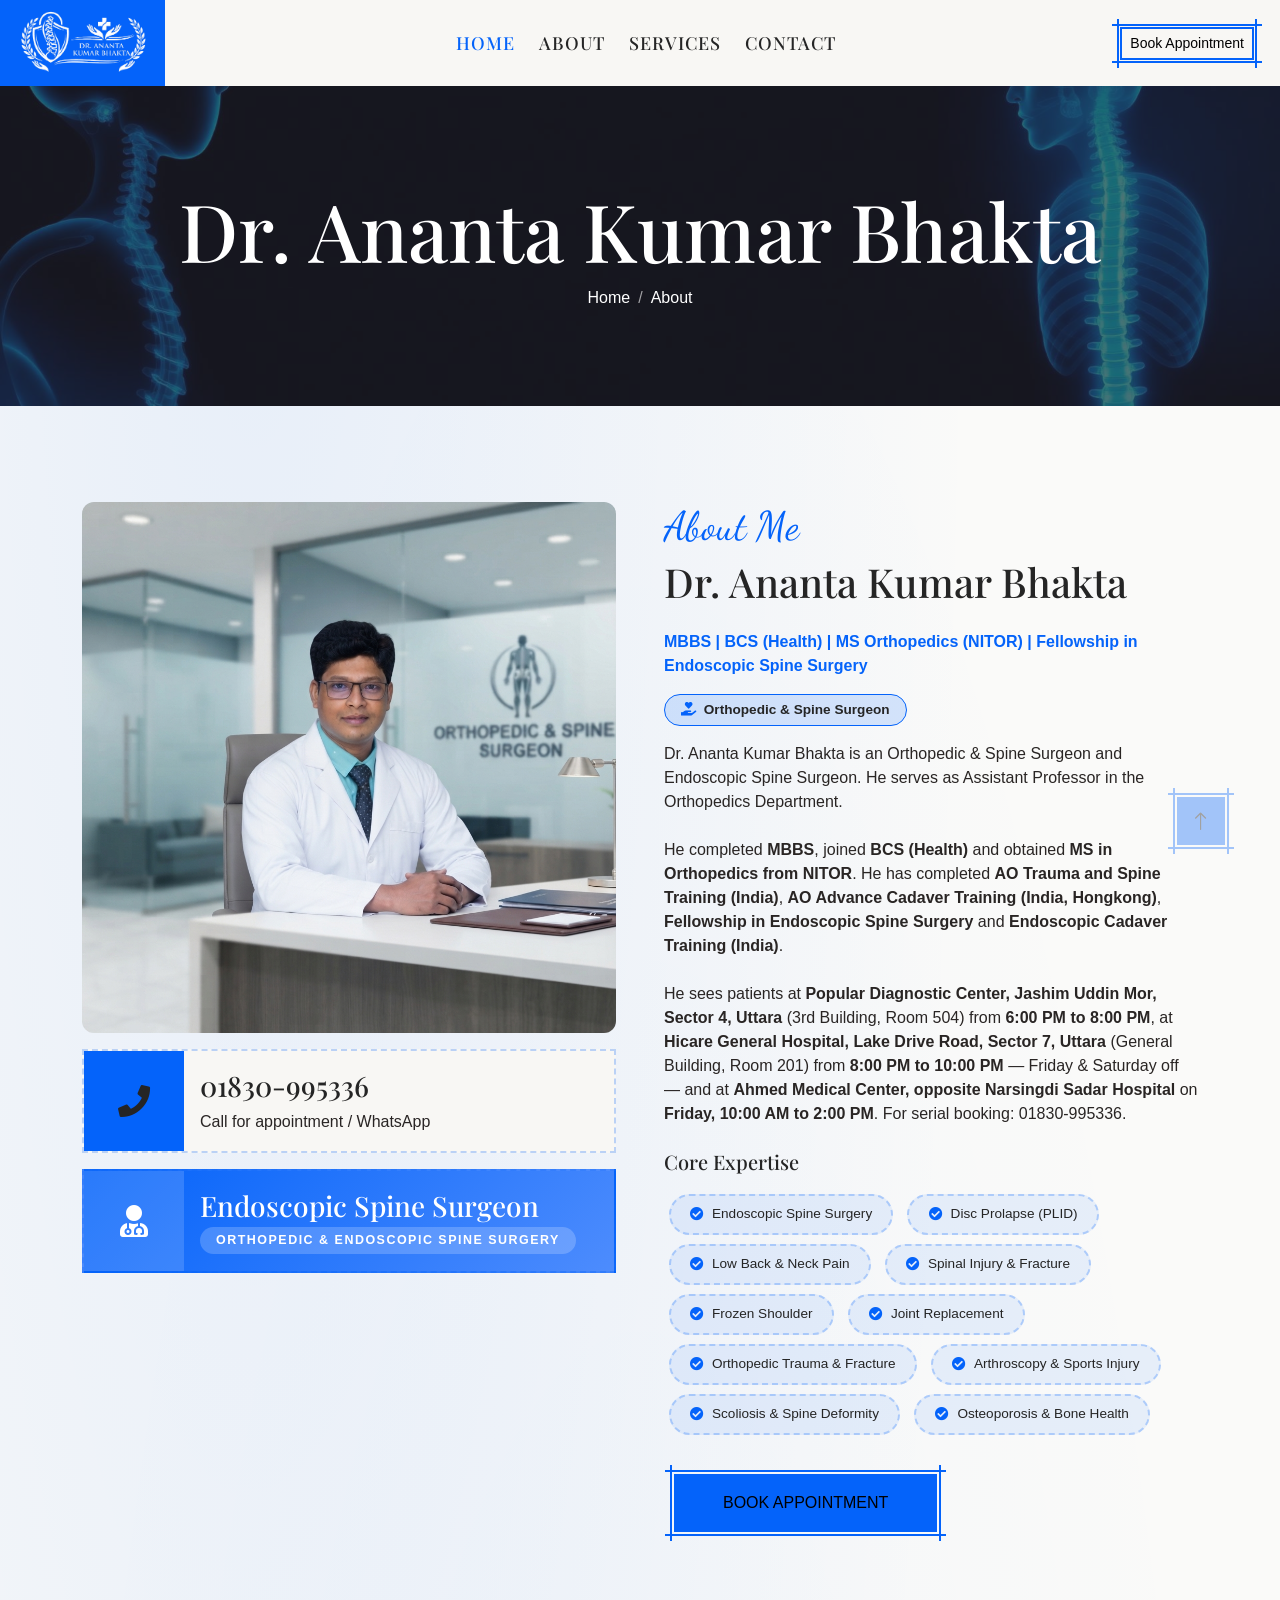
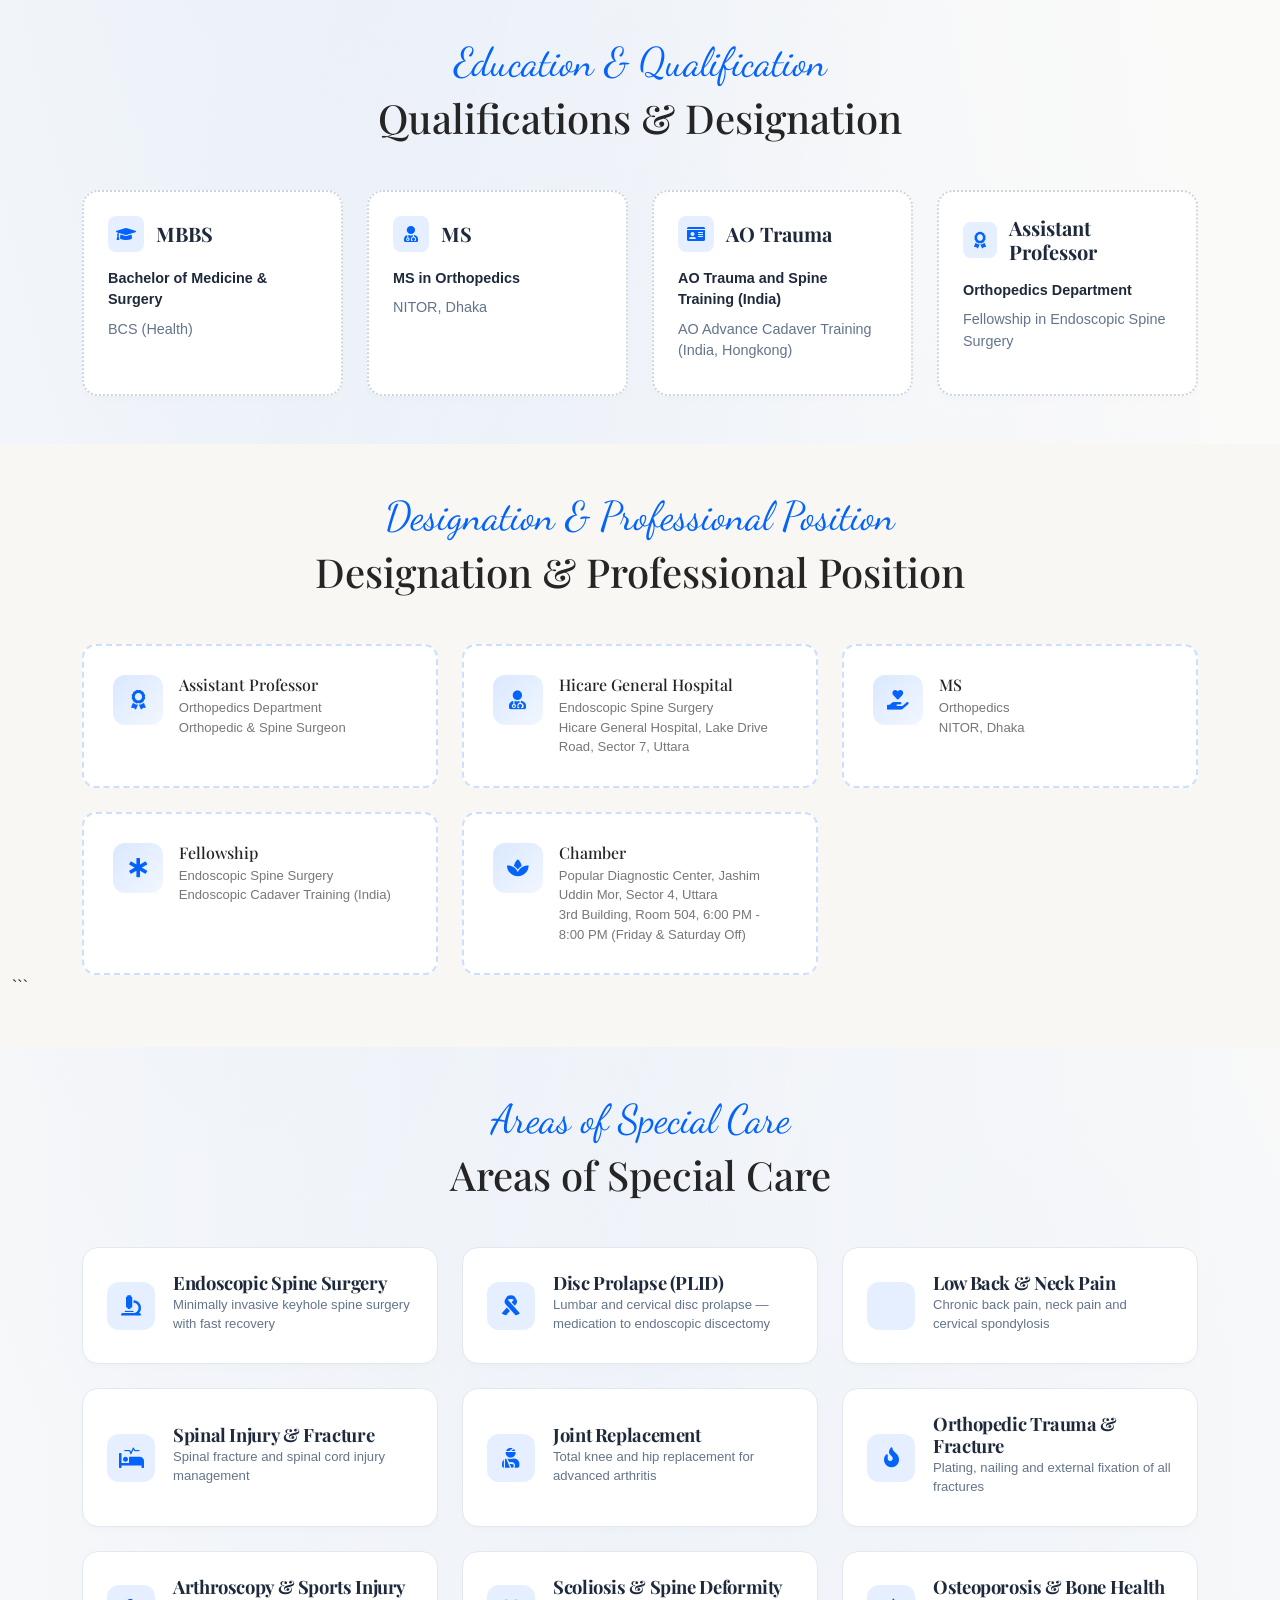
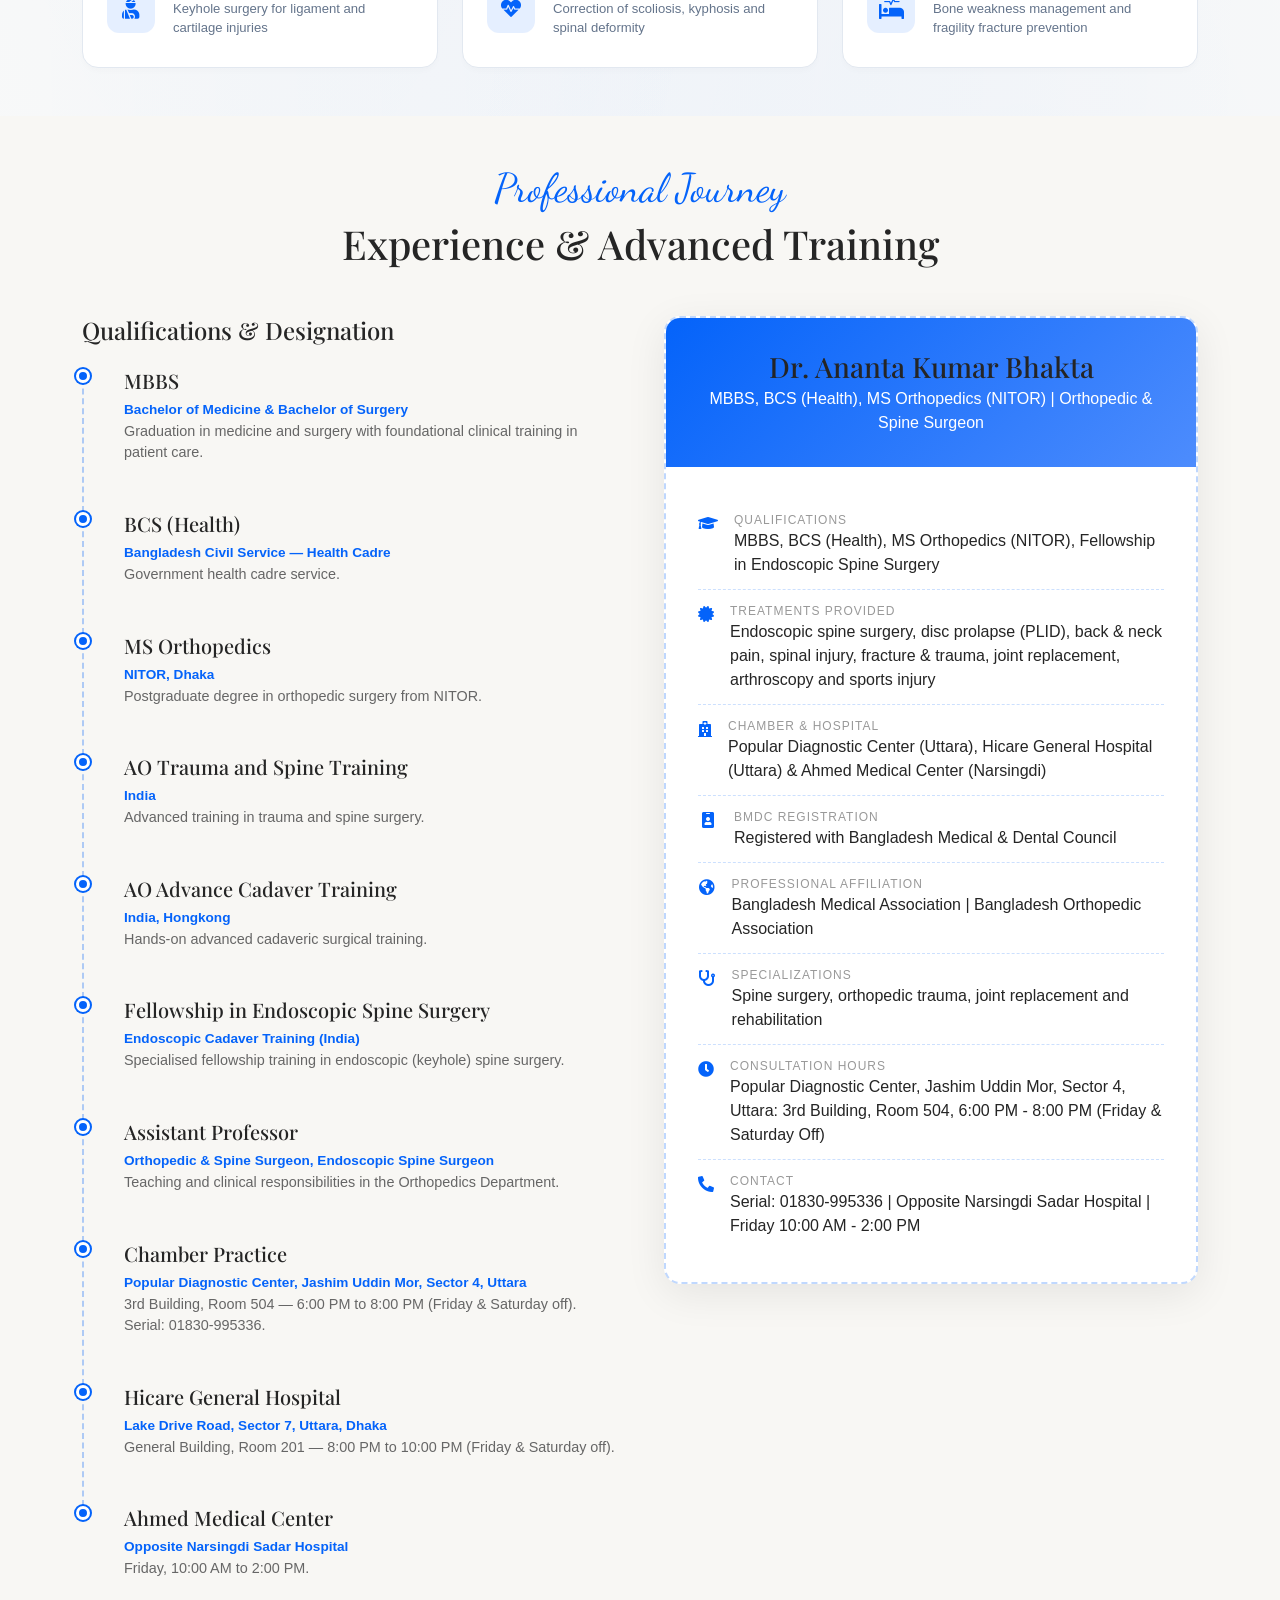
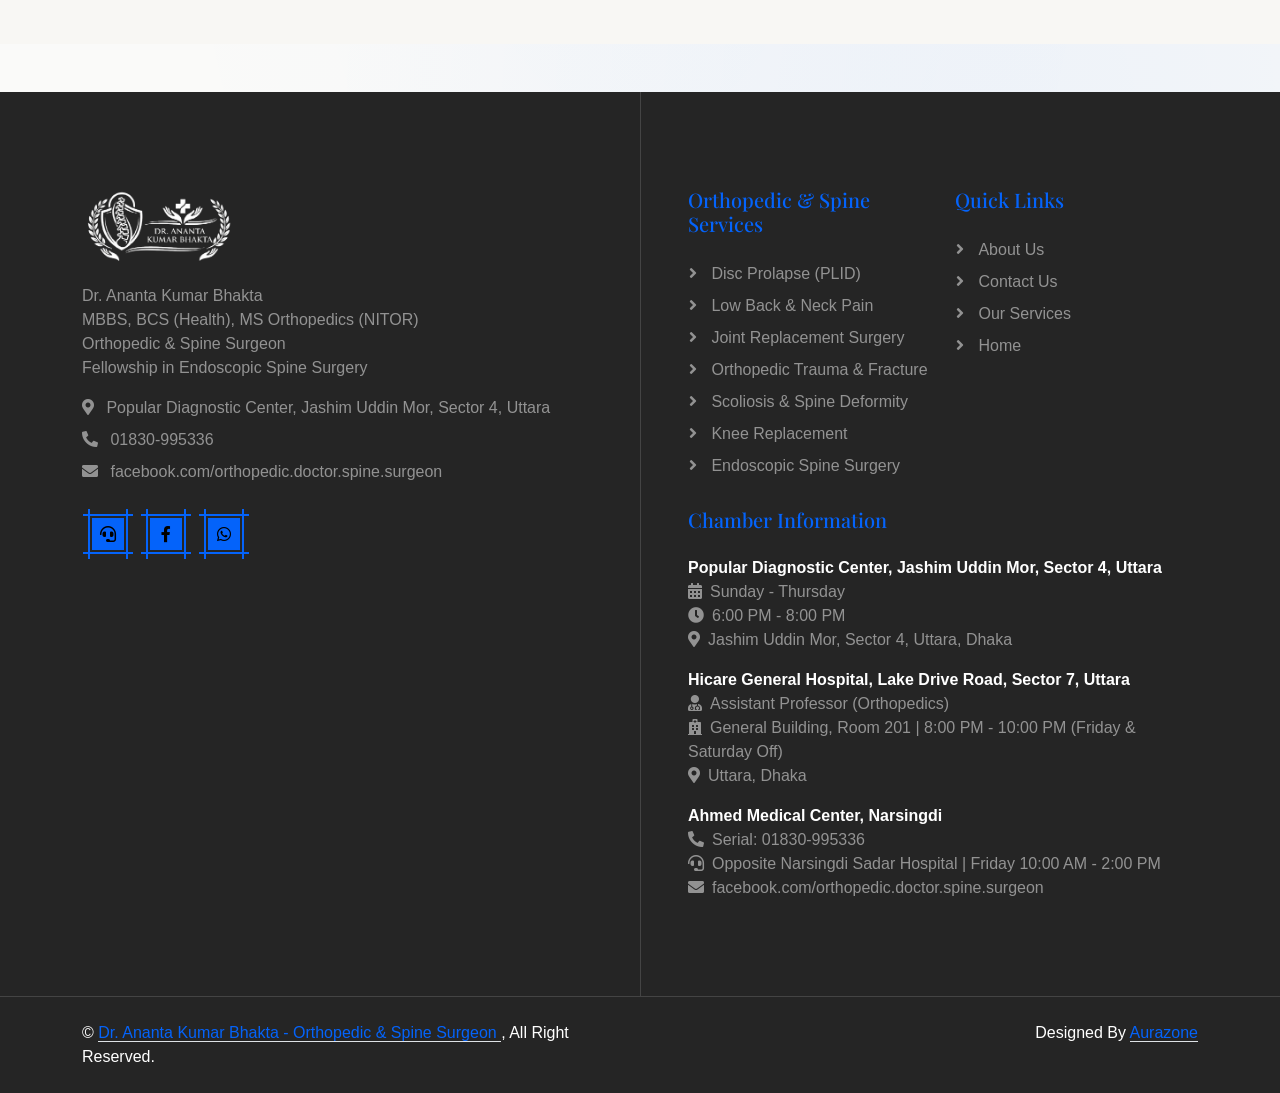
<file: public/about.html>
<!DOCTYPE html>
<html lang="en">

<head>
    <meta charset="utf-8">
    <title>Dr. Ananta Kumar Bhakta | Orthopedic &amp; Spine Surgeon, Uttara, Dhaka</title>
    <meta content="width=device-width, initial-scale=1.0" name="viewport">
    <meta content="Dr. Ananta Kumar Bhakta, Orthopedic &amp; Spine Surgeon Uttara, Dhaka, spine specialist, spine care, Spine Surgery, Hicare General Hospital Uttara, Dhaka" name="keywords">
    <meta content="Dr. Ananta Kumar Bhakta — MBBS, BCS (Health), MS Orthopedics (NITOR), Fellowship in Endoscopic Spine Surgery. Assistant Professor, Orthopedic &amp; Spine Surgeon, Endoscopic Spine Surgeon. Chamber: Popular Diagnostic Center, Jashim Uddin Mor, Sector 4, Uttara. Serial: 01830-995336." name="description">

    <link href="img/favicon.png" rel="icon">

    <link rel="preconnect" href="https://fonts.googleapis.com">
    <link rel="preconnect" href="https://fonts.gstatic.com" crossorigin>
    <link
        href="https://fonts.googleapis.com/css2?family=Dancing+Script&family=Playfair+Display:wght@500&family=Work+Sans&display=swap"
        rel="stylesheet">

    <link href="https://cdnjs.cloudflare.com/ajax/libs/font-awesome/5.10.0/css/all.min.css" rel="stylesheet">
    <link href="https://cdn.jsdelivr.net/npm/bootstrap-icons@1.4.1/font/bootstrap-icons.css" rel="stylesheet">

    <link href="lib/animate/animate.min.css" rel="stylesheet">
    <link href="lib/owlcarousel/assets/owl.carousel.min.css" rel="stylesheet">

    <link href="css/bootstrap.min.css" rel="stylesheet">
    <link href="css/style.css" rel="stylesheet">
     <link href="about.css" rel="stylesheet">
      <link href="home.css" rel="stylesheet">
    
</head>

<body>

    <div id="spinner"
        class="show bg-white position-fixed translate-middle w-100 vh-100 top-50 start-50 d-flex align-items-center justify-content-center">
        <div class="spinner-grow text-primary" style="width: 3rem; height: 3rem;" role="status">
            <span class="sr-only">Loading...</span>
        </div>
    </div>

    <!-- nav -->
    <div class="container-fluid bg-light sticky-top p-0">
        <nav class="navbar navbar-expand-lg navbar-light p-0">
            <a href="index.html" class="navbar-brand py-2 px-3 me-0" style="background: var(--bs-primary);">
                <img src="img/logo-white.png" alt="Dr. Ananta Kumar Bhakta - Orthopedic & Spine Surgeon"
                    style="height: 70px; width: auto; display: block; object-fit: contain;">
            </a>
            <button type="button" class="navbar-toggler me-4" data-bs-toggle="collapse"
                data-bs-target="#navbarCollapse">
                <span class="navbar-toggler-icon"></span>
            </button>
            <div class="collapse navbar-collapse p-3" id="navbarCollapse">
                <div class="navbar-nav mx-auto">
                    <a href="index.html" class="nav-item nav-link active">Home</a>
                    <a href="about.html" class="nav-item nav-link">About</a>
                    <a href="service.html" class="nav-item nav-link">Services</a>
                    <a href="contact.html" class="nav-item nav-link">Contact</a>
                </div>
                <a class="btn btn-sm btn-primary" href="contact.html">Book Appointment</a>
            </div>
        </nav>
    </div>
    <!-- nav -->

    
    <!-- Page Header -->
    <div class="container-fluid page-header py-5 mb-5">
        <div class="container text-center py-5">
            <h1 class="display-1 animated slideInLeft">Dr. Ananta Kumar Bhakta</h1>
            <nav aria-label="breadcrumb">
                <ol class="breadcrumb justify-content-center animated slideInLeft mb-0">
                    <li class="breadcrumb-item"><a class="text-primary" href="index.html">Home</a></li>
                    <li class="breadcrumb-item active" aria-current="page">About</li>
                </ol>
            </nav>
        </div>
    </div>

    <!-- About Section (Bio + Quick details) -->
    <div class="container-fluid py-5">
        <div class="container">
            <div class="row g-5">
                <div class="col-lg-6 wow fadeIn" data-wow-delay="0.2s">
                    <!-- Placeholder surgical image - updated alt -->
                    <img class="about-img-responsive mb-3" src="img/dr-about.jpg" alt="Dr. Ananta Kumar Bhakta - Orthopedic &amp; Spine Surgeon">
                    <div class="d-flex align-items-center bg-light rounded mb-3"
                        style="border: 2px dashed rgba(4, 99, 250,0.25);">
                        <div class="btn-square flex-shrink-0 bg-primary" style="width: 100px; height: 100px;">
                            <i class="fa fa-phone fa-2x text-dark"></i>
                        </div>
                        <div class="px-3">
                            <h3>01830-995336</h3>
                            <span>Call for appointment / WhatsApp</span>
                        </div>
                    </div>
                    <div class="d-flex align-items-center rounded"
                        style="border: 2px dashed rgba(4, 99, 250,0.25); background: linear-gradient(135deg, var(--bs-primary), #4d8cfd);">
                        <div class="d-flex align-items-center justify-content-center flex-shrink-0" style="width: 100px; height: 100px; background: rgba(255,255,255,0.15);">
                            <i class="fas fa-user-md fa-2x text-white"></i>
                        </div>
                        <div class="px-3">
                            <h3 class="text-white mb-0">Endoscopic Spine Surgeon</h3>
                            <span class="d-inline-block mt-1 px-3 py-1 rounded-pill" style="background: rgba(255,255,255,0.2); color: #fff; font-size: 0.78rem; font-weight: 700; letter-spacing: 1.5px; text-transform: uppercase;">Orthopedic &amp; Endoscopic Spine Surgery</span>
                        </div>
                    </div>
                </div>
                <div class="col-lg-6 wow fadeIn" data-wow-delay="0.5s">
                    <h1 class="font-dancing-script text-primary">About Me</h1>
                    <h1 class="mb-4">Dr. Ananta Kumar Bhakta</h1>
                    <p class="text-primary fw-bold mb-3">MBBS | BCS (Health) | MS Orthopedics (NITOR) | Fellowship in Endoscopic Spine Surgery</p>
                    <span class="badge rounded-pill text-dark px-3 py-2 mb-3"
                        style="background: rgba(4, 99, 250,0.15); border: 1.5px solid var(--bs-primary); font-size: 0.85rem;"><i
                            class="fas fa-hand-holding-heart me-1" style="color: var(--bs-primary);"></i> Orthopedic &amp; Spine Surgeon</span>
                    <p class="mb-4">Dr. Ananta Kumar Bhakta is an Orthopedic &amp; Spine Surgeon and Endoscopic Spine Surgeon. He serves as Assistant Professor in the Orthopedics Department.</p>
                    <p class="mb-4">He completed <strong>MBBS</strong>, joined <strong>BCS (Health)</strong> and obtained <strong>MS in Orthopedics from NITOR</strong>. He has completed <strong>AO Trauma and Spine Training (India)</strong>, <strong>AO Advance Cadaver Training (India, Hongkong)</strong>, <strong>Fellowship in Endoscopic Spine Surgery</strong> and <strong>Endoscopic Cadaver Training (India)</strong>.</p>
                    <p class="mb-4">He sees patients at <strong>Popular Diagnostic Center, Jashim Uddin Mor, Sector 4, Uttara</strong> (3rd Building, Room 504) from <strong>6:00 PM to 8:00 PM</strong>, at <strong>Hicare General Hospital, Lake Drive Road, Sector 7, Uttara</strong> (General Building, Room 201) from <strong>8:00 PM to 10:00 PM</strong> — Friday &amp; Saturday off — and at <strong>Ahmed Medical Center, opposite Narsingdi Sadar Hospital</strong> on <strong>Friday, 10:00 AM to 2:00 PM</strong>. For serial booking: 01830-995336.</p>

                    <div class="mb-4">
                        <h5 class="mb-3" style="font-family: 'Playfair Display', serif;">Core Expertise</h5>
                        <div class="credential-pill"><i class="fas fa-check-circle"></i> Endoscopic Spine Surgery</div>
                        <div class="credential-pill"><i class="fas fa-check-circle"></i> Disc Prolapse (PLID)</div>
                        <div class="credential-pill"><i class="fas fa-check-circle"></i> Low Back &amp; Neck Pain</div>
                        <div class="credential-pill"><i class="fas fa-check-circle"></i> Spinal Injury &amp; Fracture</div>
                        <div class="credential-pill"><i class="fas fa-check-circle"></i> Frozen Shoulder</div>
                        <div class="credential-pill"><i class="fas fa-check-circle"></i> Joint Replacement</div>
                        <div class="credential-pill"><i class="fas fa-check-circle"></i> Orthopedic Trauma &amp; Fracture</div>
                        <div class="credential-pill"><i class="fas fa-check-circle"></i> Arthroscopy &amp; Sports Injury</div>
                        <div class="credential-pill"><i class="fas fa-check-circle"></i> Scoliosis &amp; Spine Deformity</div>
                        <div class="credential-pill"><i class="fas fa-check-circle"></i> Osteoporosis &amp; Bone Health</div>
                    </div>

                    <a class="btn btn-primary text-uppercase px-5 py-3" href="contact.html">Book Appointment</a>
                </div>
            </div>
        </div>
    </div>

   <!-- qualifications -->

<div class="container-fluid py-5">
    <div class="container">

    <div class="text-center mb-5 wow fadeIn" data-wow-delay="0.1s">
        <h1 class="font-dancing-script text-primary">Education & Qualification</h1>
        <h1 class="mb-3">Qualifications & Designation</h1>
    </div>

    <div class="row g-4">

        <!-- 1. MS -->
        <div class="col-md-6 col-lg-3 wow fadeIn" data-wow-delay="0.1s">
            <div class="cred-custom-card">

                <div class="cred-icon-title">
                    <div class="cred-icon-box">
                        <i class="fas fa-graduation-cap"></i>
                    </div>

                    <h5 class="cred-title">
                        MBBS
                    </h5>
                </div>

                <div class="cred-body">
<p><strong>Bachelor of Medicine &amp; Surgery</strong></p>
<p>BCS (Health)</p>
</div>

            </div>
        </div>


        <!-- 2. MBBS -->
        <div class="col-md-6 col-lg-3 wow fadeIn" data-wow-delay="0.2s">
            <div class="cred-custom-card">

                <div class="cred-icon-title">
                    <div class="cred-icon-box">
                        <i class="fas fa-user-md"></i>
                    </div>

                    <h5 class="cred-title">
                        MS
                    </h5>
                </div>

                <div class="cred-body">
<p><strong>MS in Orthopedics</strong></p>
<p>NITOR, Dhaka</p>
</div>

            </div>
        </div>


        <!-- 3. Medical Registration -->
        <div class="col-md-6 col-lg-3 wow fadeIn" data-wow-delay="0.3s">
            <div class="cred-custom-card">

                <div class="cred-icon-title">
                    <div class="cred-icon-box">
                        <i class="fas fa-id-card"></i>
                    </div>

                    <h5 class="cred-title">
                        AO Trauma
                    </h5>
                </div>

                <div class="cred-body">
<p><strong>AO Trauma and Spine Training (India)</strong></p>
<p>AO Advance Cadaver Training (India, Hongkong)</p>
</div>

            </div>
        </div>


        <!-- 4. MS -->
        <div class="col-md-6 col-lg-3 wow fadeIn" data-wow-delay="0.4s">
            <div class="cred-custom-card">

                <div class="cred-icon-title">
                    <div class="cred-icon-box">
                        <i class="fas fa-award"></i>
                    </div>

                    <h5 class="cred-title">
                        Assistant Professor
                    </h5>
                </div>

                <div class="cred-body">
<p><strong>Orthopedics Department</strong></p>
<p>Fellowship in Endoscopic Spine Surgery</p>
</div>

            </div>
        </div>

    </div>
</div>


</div>

<!-- credentials -->

<div class="container-fluid py-5 bg-light">
    <div class="container">


    <div class="text-center mb-5 wow fadeIn" data-wow-delay="0.1s">
        <h1 class="font-dancing-script text-primary">Designation & Professional Position</h1>
        <h1 class="mb-3">Designation & Professional Position</h1>
    </div>

    <div class="row g-4">

        <!-- MS -->
        <div class="col-md-6 col-lg-4 wow fadeIn">
            <div class="qual-card">
                <div class="qual-icon">
                    <i class="fas fa-award"></i>
                </div>
                <div>
                    <h6>Assistant Professor</h6><p>Orthopedics Department</p><p>Orthopedic &amp; Spine Surgeon</p>
                </div>
            </div>
        </div>

        <!-- SOSB -->
        <div class="col-md-6 col-lg-4 wow fadeIn">
            <div class="qual-card">
                <div class="qual-icon">
                    <i class="fas fa-user-md"></i>
                </div>
                <div>
                    <h6>Hicare General Hospital</h6><p>Endoscopic Spine Surgery</p><p>Hicare General Hospital, Lake Drive Road, Sector 7, Uttara</p>
                </div>
            </div>
        </div>

        <!-- SPSB -->
        <div class="col-md-6 col-lg-4 wow fadeIn">
            <div class="qual-card">
                <div class="qual-icon">
                    <i class="fas fa-hand-holding-heart"></i>
                </div>
                <div>
                    <h6>MS</h6><p>Orthopedics</p><p>NITOR, Dhaka</p>
                </div>
            </div>
        </div>

        <!-- ISAPS -->
        <div class="col-md-6 col-lg-4 wow fadeIn">
            <div class="qual-card">
                <div class="qual-icon">
                    <i class="fas fa-star-of-life"></i>
                </div>
                <div>
                    <h6>Fellowship</h6><p>Endoscopic Spine Surgery</p><p>Endoscopic Cadaver Training (India)</p>
                </div>
            </div>
        </div>

        <!-- BSAPS -->
        <div class="col-md-6 col-lg-4 wow fadeIn">
            <div class="qual-card">
                <div class="qual-icon">
                    <i class="fas fa-spa"></i>
                </div>
                <div>
                    <h6>Chamber</h6><p>Popular Diagnostic Center, Jashim Uddin Mor, Sector 4, Uttara</p><p>3rd Building, Room 504, 6:00 PM - 8:00 PM (Friday &amp; Saturday Off)</p>
                </div>
            </div>
        </div>

    </div>
</div>
```

</div>

<!-- Areas of Special Care -->

<div class="container-fluid py-5">
    <div class="container">

    <div class="text-center mb-5 wow fadeIn" data-wow-delay="0.1s">
        <h1 class="font-dancing-script text-primary">Areas of Special Care</h1>
        <h1 class="mb-3">Areas of Special Care</h1>
    </div>

    <div class="row g-4">

        <!-- Special care area -->
        <div class="col-md-6 col-lg-4 wow fadeIn" data-wow-delay="0.1s">
            <div class="membership-card">
                <div class="membership-icon">
                    <i class="fas fa-microscope"></i>
                </div>
                <div class="membership-body">
                    <h5 class="membership-org">Endoscopic Spine Surgery</h5>
                    <p class="membership-name">Minimally invasive keyhole spine surgery with fast recovery</p>
                </div>
            </div>
        </div>

        <!-- Special care area -->
        <div class="col-md-6 col-lg-4 wow fadeIn" data-wow-delay="0.2s">
            <div class="membership-card">
                <div class="membership-icon">
                    <i class="fas fa-ribbon"></i>
                </div>
                <div class="membership-body">
                    <h5 class="membership-org">Disc Prolapse (PLID)</h5>
                    <p class="membership-name">Lumbar and cervical disc prolapse — medication to endoscopic discectomy</p>
                </div>
            </div>
        </div>

        <!-- Special care area -->
        <div class="col-md-6 col-lg-4 wow fadeIn" data-wow-delay="0.3s">
            <div class="membership-card">
                <div class="membership-icon">
                    <i class="fas fa-hand"></i>
                </div>
                <div class="membership-body">
                    <h5 class="membership-org">Low Back &amp; Neck Pain</h5>
                    <p class="membership-name">Chronic back pain, neck pain and cervical spondylosis</p>
                </div>
            </div>
        </div>

        <!-- Special care area -->
        <div class="col-md-6 col-lg-4 wow fadeIn" data-wow-delay="0.4s">
            <div class="membership-card">
                <div class="membership-icon">
                    <i class="fas fa-procedures"></i>
                </div>
                <div class="membership-body">
                    <h5 class="membership-org">Spinal Injury &amp; Fracture</h5>
                    <p class="membership-name">Spinal fracture and spinal cord injury management</p>
                </div>
            </div>
        </div>

        <!-- Special care area -->
        <div class="col-md-6 col-lg-4 wow fadeIn" data-wow-delay="0.5s">
            <div class="membership-card">
                <div class="membership-icon">
                    <i class="fas fa-user-injured"></i>
                </div>
                <div class="membership-body">
                    <h5 class="membership-org">Joint Replacement</h5>
                    <p class="membership-name">Total knee and hip replacement for advanced arthritis</p>
                </div>
            </div>
        </div>

        <!-- Special care area -->
        <div class="col-md-6 col-lg-4 wow fadeIn" data-wow-delay="0.6s">
            <div class="membership-card">
                <div class="membership-icon">
                    <i class="fas fa-fire"></i>
                </div>
                <div class="membership-body">
                    <h5 class="membership-org">Orthopedic Trauma &amp; Fracture</h5>
                    <p class="membership-name">Plating, nailing and external fixation of all fractures</p>
                </div>
            </div>
        </div>

        <!-- Special care area -->
        <div class="col-md-6 col-lg-4 wow fadeIn" data-wow-delay="0.7s">
            <div class="membership-card">
                <div class="membership-icon">
                    <i class="fas fa-user-injured"></i>
                </div>
                <div class="membership-body">
                    <h5 class="membership-org">Arthroscopy &amp; Sports Injury</h5>
                    <p class="membership-name">Keyhole surgery for ligament and cartilage injuries</p>
                </div>
            </div>
        </div>

        <!-- Special care area -->
        <div class="col-md-6 col-lg-4 wow fadeIn" data-wow-delay="0.8s">
            <div class="membership-card">
                <div class="membership-icon">
                    <i class="fas fa-heartbeat"></i>
                </div>
                <div class="membership-body">
                    <h5 class="membership-org">Scoliosis &amp; Spine Deformity</h5>
                    <p class="membership-name">Correction of scoliosis, kyphosis and spinal deformity</p>
                </div>
            </div>
        </div>

        <!-- Special care area -->
        <div class="col-md-6 col-lg-4 wow fadeIn" data-wow-delay="0.9s">
            <div class="membership-card">
                <div class="membership-icon">
                    <i class="fas fa-procedures"></i>
                </div>
                <div class="membership-body">
                    <h5 class="membership-org">Osteoporosis &amp; Bone Health</h5>
                    <p class="membership-name">Bone weakness management and fragility fracture prevention</p>
                </div>
            </div>
        </div>

    </div>
</div>


</div>



    <!-- Professional Journey + Profile Card (right side) -->
    <div class="container-fluid py-5 bg-light">
        <div class="container">
            <div class="text-center mb-5 wow fadeIn" data-wow-delay="0.1s">
                <h1 class="font-dancing-script text-primary">Professional Journey</h1>
                <h1 class="mb-3">Experience & Advanced Training</h1>
            </div>
            <div class="row g-5">
                <div class="col-lg-6 wow fadeIn" data-wow-delay="0.2s">
                    <h4 class="mb-4" style="font-family: 'Playfair Display', serif;">Qualifications &amp; Designation</h4>
                    <div class="timeline-item">
                        <h5>MBBS</h5>
                        <span class="text-primary">Bachelor of Medicine &amp; Bachelor of Surgery</span>
                        <p>Graduation in medicine and surgery with foundational clinical training in patient care.</p>
                    </div>
                    <div class="timeline-item">
                        <h5>BCS (Health)</h5>
                        <span class="text-primary">Bangladesh Civil Service — Health Cadre</span>
                        <p>Government health cadre service.</p>
                    </div>
                    <div class="timeline-item">
                        <h5>MS Orthopedics</h5>
                        <span class="text-primary">NITOR, Dhaka</span>
                        <p>Postgraduate degree in orthopedic surgery from NITOR.</p>
                    </div>
                    <div class="timeline-item">
                        <h5>AO Trauma and Spine Training</h5>
                        <span class="text-primary">India</span>
                        <p>Advanced training in trauma and spine surgery.</p>
                    </div>
                    <div class="timeline-item">
                        <h5>AO Advance Cadaver Training</h5>
                        <span class="text-primary">India, Hongkong</span>
                        <p>Hands-on advanced cadaveric surgical training.</p>
                    </div>
                    <div class="timeline-item">
                        <h5>Fellowship in Endoscopic Spine Surgery</h5>
                        <span class="text-primary">Endoscopic Cadaver Training (India)</span>
                        <p>Specialised fellowship training in endoscopic (keyhole) spine surgery.</p>
                    </div>
                    <div class="timeline-item">
                        <h5>Assistant Professor</h5>
                        <span class="text-primary">Orthopedic &amp; Spine Surgeon, Endoscopic Spine Surgeon</span>
                        <p>Teaching and clinical responsibilities in the Orthopedics Department.</p>
                    </div>
                    <div class="timeline-item">
                        <h5>Chamber Practice</h5>
                        <span class="text-primary">Popular Diagnostic Center, Jashim Uddin Mor, Sector 4, Uttara</span>
                        <p>3rd Building, Room 504 — 6:00 PM to 8:00 PM (Friday &amp; Saturday off). Serial: 01830-995336.</p>
                    </div>
                    <div class="timeline-item">
                        <h5>Hicare General Hospital</h5>
                        <span class="text-primary">Lake Drive Road, Sector 7, Uttara, Dhaka</span>
                        <p>General Building, Room 201 — 8:00 PM to 10:00 PM (Friday &amp; Saturday off).</p>
                    </div>
                    <div class="timeline-item">
                        <h5>Ahmed Medical Center</h5>
                        <span class="text-primary">Opposite Narsingdi Sadar Hospital</span>
                        <p>Friday, 10:00 AM to 2:00 PM.</p>
                    </div>
                </div>

                <div class="col-lg-6 wow fadeIn" data-wow-delay="0.4s">
                    <div class="profile-card">
                        <div class="profile-card-header">
                            <h3>Dr. Ananta Kumar Bhakta</h3>
                            <p class="mb-0">MBBS, BCS (Health), MS Orthopedics (NITOR) | Orthopedic &amp; Spine Surgeon</p>
                        </div>
                        <div class="profile-card-body">
                            <div class="profile-detail">
                                <i class="fas fa-graduation-cap"></i>
                                <div>
                                    <p class="label">Qualifications</p>
                                    <p class="value">MBBS, BCS (Health), MS Orthopedics (NITOR), Fellowship in Endoscopic Spine Surgery</p>
                                </div>
                            </div>
                            <div class="profile-detail">
                                <i class="fas fa-certificate"></i>
                                <div>
                                    <p class="label">Treatments Provided</p>
                                    <p class="value">Endoscopic spine surgery, disc prolapse (PLID), back &amp; neck pain, spinal injury, fracture &amp; trauma, joint replacement, arthroscopy and sports injury</p>
                                </div>
                            </div>
                            <div class="profile-detail">
                                <i class="fas fa-hospital"></i>
                                <div>
                                    <p class="label">Chamber &amp; Hospital</p>
                                    <p class="value">Popular Diagnostic Center (Uttara), Hicare General Hospital (Uttara) &amp; Ahmed Medical Center (Narsingdi)</p>
                                </div>
                            </div>
                            <div class="profile-detail">
                                <i class="fas fa-id-badge"></i>
                                <div>
                                    <p class="label">BMDC Registration</p>
                                    <p class="value">Registered with Bangladesh Medical & Dental Council</p>
                                </div>
                            </div>
                            <div class="profile-detail">
                                <i class="fas fa-globe-americas"></i>
                                <div>
                                    <p class="label">Professional Affiliation</p>
                                    <p class="value">Bangladesh Medical Association | Bangladesh Orthopedic Association</p>
                                </div>
                            </div>
                            <div class="profile-detail">
                                <i class="fas fa-stethoscope"></i>
                                <div>
                                    <p class="label">Specializations</p>
                                    <p class="value">Spine surgery, orthopedic trauma, joint replacement and rehabilitation</p>
                                </div>
                            </div>
                            <div class="profile-detail">
                                <i class="fas fa-clock"></i>
                                <div>
                                    <p class="label">Consultation Hours</p>
                                    <p class="value">Popular Diagnostic Center, Jashim Uddin Mor, Sector 4, Uttara: 3rd Building, Room 504, 6:00 PM - 8:00 PM (Friday &amp; Saturday Off)</p>
                                </div>
                            </div>
                            <div class="profile-detail">
                                <i class="fas fa-phone-alt"></i>
                                <div>
                                    <p class="label">Contact</p>
                                    <p class="value">Serial: 01830-995336 | Opposite Narsingdi Sadar Hospital | Friday 10:00 AM - 2:00 PM</p>
                                </div>
                            </div>
                        </div>
                    </div>
                </div>
            </div>
        </div>
    </div>
<!-- Footer -->
<div class="container-fluid footer position-relative bg-dark text-white-50 py-5 mt-5 wow fadeIn"
    data-wow-delay="0.2s">

    <div class="container py-5">

        <div class="row g-5">

            <!-- Doctor Information -->
            <div class="col-lg-6 pe-lg-5">

                <a href="index.html" class="navbar-brand">
                    <img src="img/logo-white.png"
                        alt="Dr. Ananta Kumar Bhakta"
                        style="height: 80px;
                               width: auto;
                               object-fit: contain;
                               margin-bottom: 1rem;
                               ">
                </a>

                <p>
                    Dr. Ananta Kumar Bhakta<br>
                    MBBS, BCS (Health), MS Orthopedics (NITOR)<br>
                    Orthopedic & Spine Surgeon<br>
                    Fellowship in Endoscopic Spine Surgery
                </p>

                <p class="mb-2">
                    <i class="fa fa-map-marker-alt me-2"></i>
                    Popular Diagnostic Center, Jashim Uddin Mor, Sector 4, Uttara
                </p>

                <p class="mb-2">
                    <i class="fa fa-phone-alt me-2"></i>
                    01830-995336
                </p>

                <p class="mb-2">
                    <i class="fa fa-envelope me-2"></i>
                    <a href="https://www.facebook.com/orthopedic.doctor.spine.surgeon" target="_blank" rel="noopener" class="text-reset">facebook.com/orthopedic.doctor.spine.surgeon</a>
                </p>

                <div class="d-flex justify-content-start mt-4">

                    <a class="btn btn-sm-square btn-primary me-3"
                        href="tel:+8801830995336"
                        target="_blank">

                        <i class="fas fa-headset"></i>

                    </a>

                    <a class="btn btn-sm-square btn-primary me-3" href="https://www.facebook.com/orthopedic.doctor.spine.surgeon" target="_blank" aria-label="Facebook"><i class="fab fa-facebook-f"></i></a>
                    <a class="btn btn-sm-square btn-primary me-3"
                        href="https://wa.me/8801830995336"
                        target="_blank">

                        <i class="fab fa-whatsapp"></i>

                    </a>

                </div>

            </div>


            <!-- Footer Links -->
            <div class="col-lg-6 ps-lg-5">

                <div class="row g-4">

                    <!-- Orthopedic & Spine Services -->
                    <div class="col-sm-6">

                        <h5 class="text-primary mb-4">
                            Orthopedic & Spine Services
                        </h5>

                        <a class="btn btn-link" href="service.html">
                            Disc Prolapse (PLID)
                        </a>

                        <a class="btn btn-link" href="service.html">
                            Low Back &amp; Neck Pain
                        </a>

                        <a class="btn btn-link" href="service.html">
                            Joint Replacement Surgery
                        </a>

                        <a class="btn btn-link" href="service.html">
                            Orthopedic Trauma &amp; Fracture
                        </a>

                        <a class="btn btn-link" href="service.html">
                            Scoliosis &amp; Spine Deformity
                        </a>

                        <a class="btn btn-link" href="service.html">
                            Knee Replacement
                        </a>

                        <a class="btn btn-link" href="service.html">
                            Endoscopic Spine Surgery
                        </a>

                    </div>


                    <!-- Quick Links -->
                    <div class="col-sm-6">

                        <h5 class="text-primary mb-4">
                            Quick Links
                        </h5>

                        <a class="btn btn-link" href="about.html">
                            About Us
                        </a>

                        <a class="btn btn-link" href="contact.html">
                            Contact Us
                        </a>

                        <a class="btn btn-link" href="service.html">
                            Our Services
                        </a>

                        <a class="btn btn-link" href="index.html">
                            Home
                        </a>

                    </div>


                    <!-- Chamber Information -->
                    <div class="col-sm-12">

                        <h5 class="text-primary mb-4">
                            Chamber Information
                        </h5>


                        <!-- Chamber 1 -->
                        <p class="text-white-50 mb-3">
                            <strong class="text-white">Popular Diagnostic Center, Jashim Uddin Mor, Sector 4, Uttara</strong><br>
                            <i class="fas fa-calendar-alt me-2"></i>Sunday - Thursday<br>
                            <i class="fas fa-clock me-2"></i>6:00 PM - 8:00 PM<br>
                            <i class="fas fa-map-marker-alt me-2"></i>Jashim Uddin Mor, Sector 4, Uttara, Dhaka
                        </p>

                        <p class="text-white-50 mb-3">
                            <strong class="text-white">Hicare General Hospital, Lake Drive Road, Sector 7, Uttara</strong><br>
                            <i class="fas fa-user-md me-2"></i>Assistant Professor (Orthopedics)<br>
                            <i class="fas fa-hospital me-2"></i>General Building, Room 201 | 8:00 PM - 10:00 PM (Friday &amp; Saturday Off)<br>
                            <i class="fas fa-map-marker-alt me-2"></i>Uttara, Dhaka
                        </p>

                        <p class="text-white-50 mb-0">
                            <strong class="text-white">Ahmed Medical Center, Narsingdi</strong><br>
                            <i class="fas fa-phone-alt me-2"></i>Serial: 01830-995336<br>
                            <i class="fas fa-headset me-2"></i>Opposite Narsingdi Sadar Hospital | Friday 10:00 AM - 2:00 PM<br>
                            <i class="fas fa-envelope me-2"></i><a href="https://www.facebook.com/orthopedic.doctor.spine.surgeon" target="_blank" rel="noopener" class="text-reset">facebook.com/orthopedic.doctor.spine.surgeon</a>
                        </p>

                    </div>

                </div>

            </div>

        </div>

    </div>

</div>


<!-- Copyright Footer -->
<div class="container-fluid bg-dark text-white border-top border-secondary py-4 wow fadeIn"
    data-wow-delay="0.1s">

    <div class="container">

        <div class="row">

            <div class="col-md-6 text-center text-md-start mb-3 mb-md-0">

                &copy;

                <a class="border-bottom"
                    href="tel:+8801830995336">

                    Dr. Ananta Kumar Bhakta - Orthopedic & Spine Surgeon

                </a>,

                All Right Reserved.

            </div>


            <div class="col-md-6 text-center text-md-end">

                Designed By

                <a class="border-bottom"
                    href="https://www.facebook.com/orthopedic.doctor.spine.surgeon"
                    target="_blank">

                    Aurazone

                </a>

            </div>

        </div>

    </div>

</div>

<!-- footer -->


    <a href="#" class="btn btn-lg btn-primary btn-lg-square back-to-top"><i class="bi bi-arrow-up"></i></a>

    <script src="https://ajax.googleapis.com/ajax/libs/jquery/3.6.1/jquery.min.js"></script>
    <script src="https://cdn.jsdelivr.net/npm/bootstrap@5.0.0/dist/js/bootstrap.bundle.min.js"></script>
    <script src="lib/wow/wow.min.js"></script>
    <script src="lib/easing/easing.min.js"></script>
    <script src="lib/waypoints/waypoints.min.js"></script>
    <script src="lib/counterup/counterup.min.js"></script>
    <script src="lib/owlcarousel/owl.carousel.min.js"></script>
    <script src="js/main.js"></script>
</body>

</html>
</file>
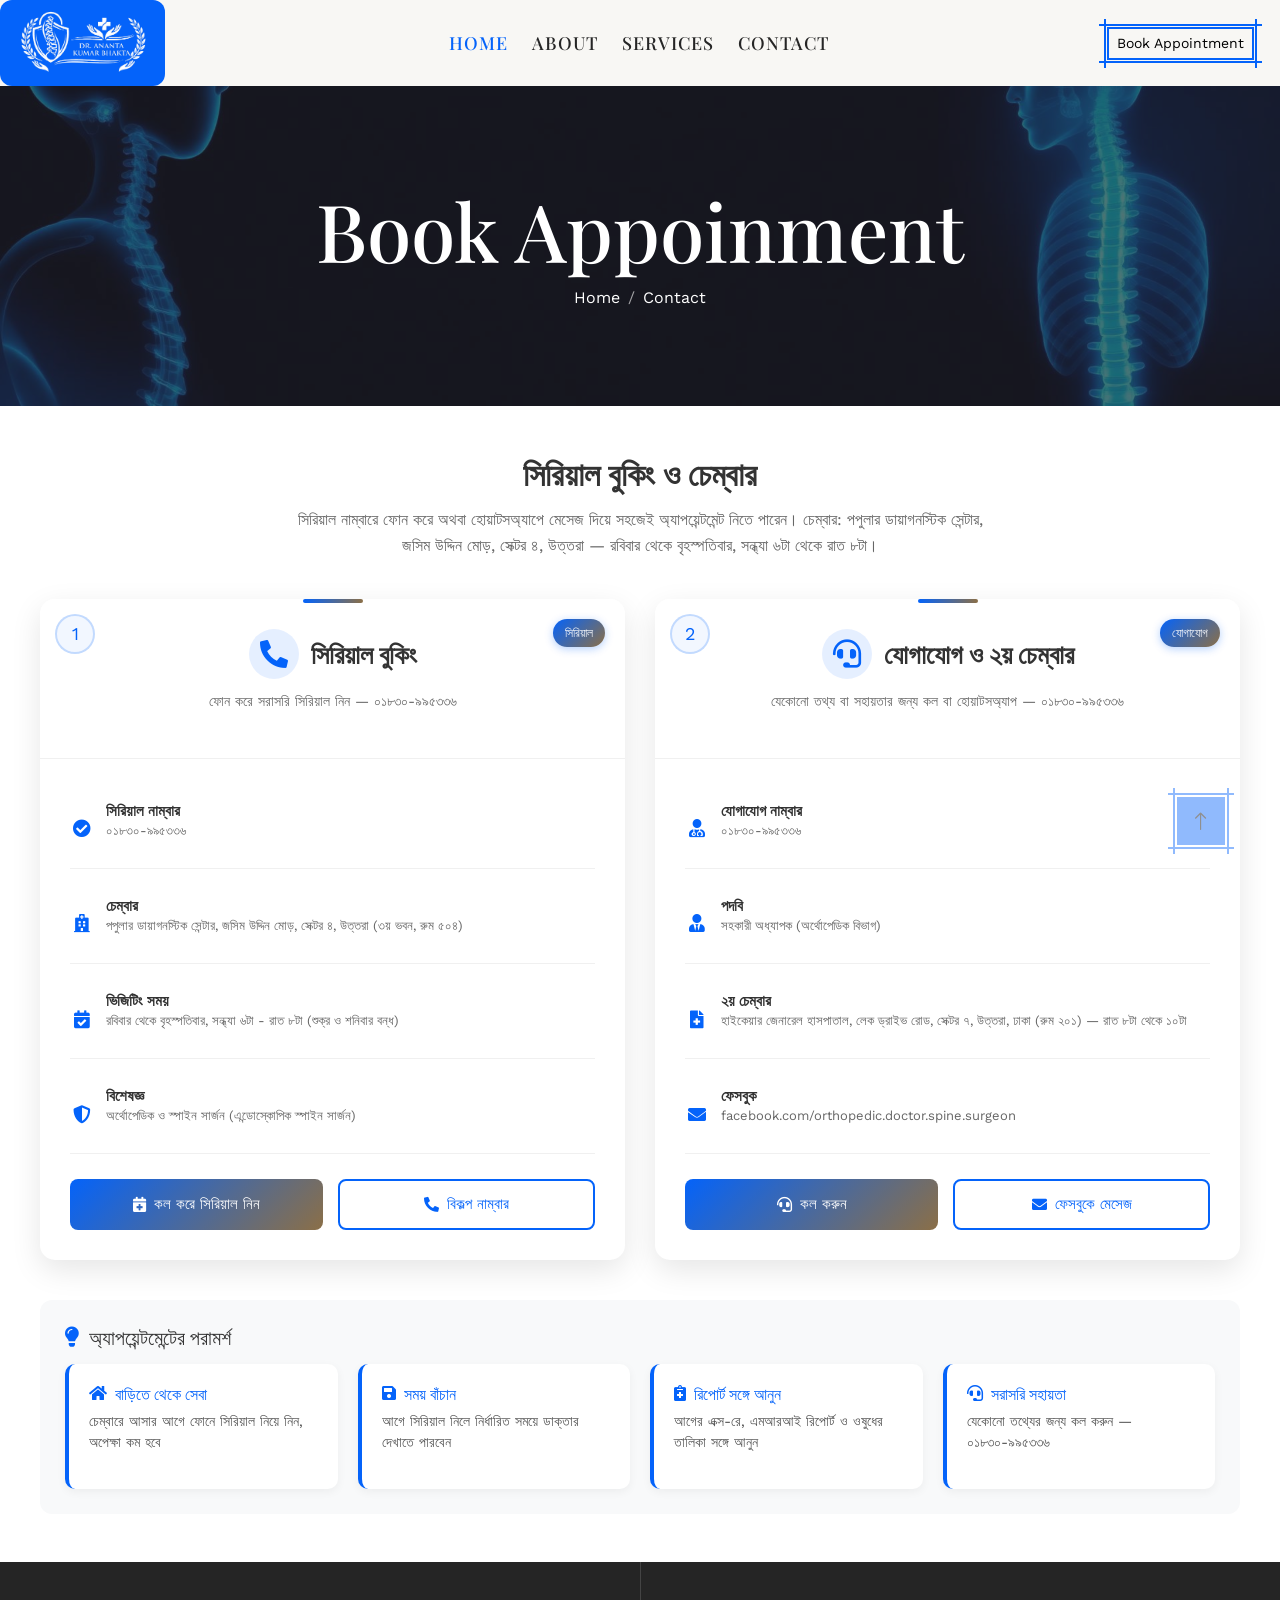
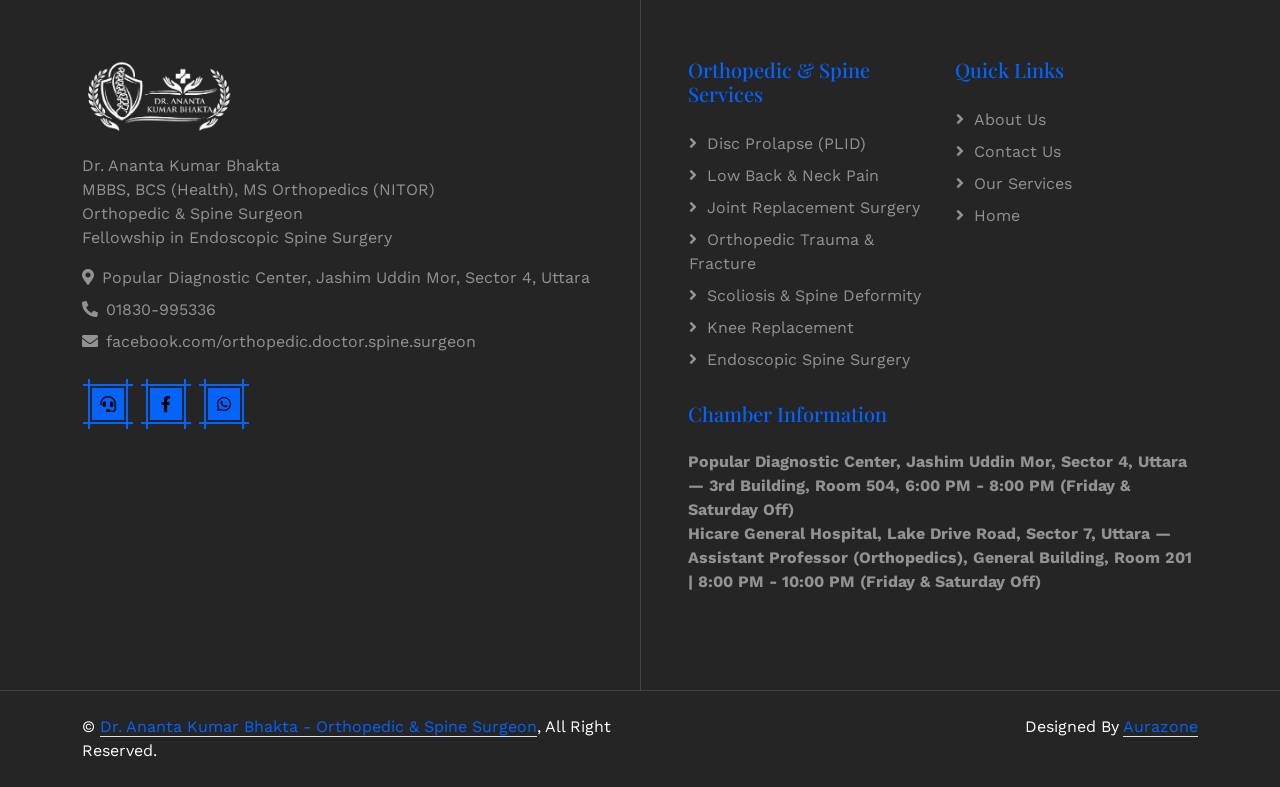
<file: public/appoinment.html>
<!DOCTYPE html>
<html lang="en">

<head>
<meta charset="utf-8">
<title>Contact &amp; Serial Booking - Dr. Ananta Kumar Bhakta | Orthopedic & Spine Surgeon, Uttara, Dhaka</title>
<meta content="width=device-width, initial-scale=1.0" name="viewport">
<meta content="Dr. Ananta Kumar Bhakta, Orthopedic &amp; Spine Surgeon Uttara, Dhaka, spine specialist Uttara, Dhaka, spine doctor Uttara, Dhaka, Spine Surgery Uttara, Dhaka, Hicare General Hospital, Popular Diagnostic Center Uttara, Dhaka" name="keywords">
<meta
    content="Contact Dr. Ananta Kumar Bhakta for appointments. Orthopedic & Spine Surgeon. MBBS, BCS (Health), MS Orthopedics (NITOR). Chamber: Popular Diagnostic Center, Jashim Uddin Mor, Sector 4, Uttara. Visiting hours: Sunday to Thursday, 6:00 PM - 8:00 PM (Friday & Saturday off). Serial: 01830-995336."
    name="description">



    <link href="img/favicon.png" rel="icon">


    <link rel="preconnect" href="https://fonts.googleapis.com">
    <link rel="preconnect" href="https://fonts.gstatic.com" crossorigin>
    <link
        href="https://fonts.googleapis.com/css2?family=Dancing+Script&family=Playfair+Display:wght@500&family=Work+Sans&display=swap"
        rel="stylesheet">


    <link href="https://cdnjs.cloudflare.com/ajax/libs/font-awesome/5.10.0/css/all.min.css" rel="stylesheet">
    <link href="https://cdn.jsdelivr.net/npm/bootstrap-icons@1.4.1/font/bootstrap-icons.css" rel="stylesheet">


    <link href="lib/animate/animate.min.css" rel="stylesheet">
    <link href="lib/owlcarousel/assets/owl.carousel.min.css" rel="stylesheet">


    <link href="css/bootstrap.min.css" rel="stylesheet">


    <link href="css/style.css" rel="stylesheet">

    <style>
        /* ===== Contact Info Cards with Dotted Borders ===== */
        .contact-info-card {
            background: #fff;
            border-radius: 16px;
            padding: 2rem;
            text-align: center;
            transition: all 0.4s cubic-bezier(0.175, 0.885, 0.32, 1.275);
            border: 2px dashed rgba(4, 99, 250, 0.25);
            height: 100%;
            position: relative;
            overflow: hidden;
        }
        .contact-info-card::after {
            content: '';
            position: absolute;
            bottom: 0;
            left: 0;
            width: 100%;
            height: 4px;
            background: linear-gradient(90deg, var(--bs-primary), #4d8cfd, var(--bs-primary));
            transform: scaleX(0);
            transition: transform 0.4s ease;
        }
        .contact-info-card:hover::after { transform: scaleX(1); }
        .contact-info-card:hover {
            transform: translateY(-10px);
            box-shadow: 0 25px 60px rgba(4, 99, 250, 0.18);
            border-color: var(--bs-primary);
            border-style: solid;
        }
        .contact-info-card .icon-circle {
            width: 75px;
            height: 75px;
            border-radius: 50%;
            border: 2px dashed var(--bs-primary);
            display: flex;
            align-items: center;
            justify-content: center;
            margin: 0 auto 1.2rem;
            transition: all 0.4s ease;
        }
        .contact-info-card:hover .icon-circle {
            background: linear-gradient(135deg, var(--bs-primary), #4d8cfd);
            border-style: solid;
            transform: scale(1.1) rotate(5deg);
        }
        .contact-info-card .icon-circle i {
            font-size: 1.5rem;
            color: var(--bs-primary);
            transition: color 0.4s ease;
        }
        .contact-info-card:hover .icon-circle i { color: #fff; }
        .contact-info-card h5 {
            font-family: "Playfair Display", serif;
            font-weight: 500;
            color: var(--bs-dark);
            margin-bottom: 0.5rem;
        }
        .contact-info-card p {
            color: #666;
            font-size: 0.9rem;
            margin-bottom: 0;
        }
        .contact-info-card a {
            color: var(--bs-primary);
            text-decoration: none;
            font-weight: 500;
        }
        .contact-info-card a:hover { text-decoration: underline; }

        /* ===== Contact Form Card ===== */
        .contact-form-card {
            background: #fff;
            border-radius: 16px;
            padding: 3rem;
            border: 2px dashed rgba(4, 99, 250, 0.2);
            box-shadow: 0 10px 40px rgba(0,0,0,0.05);
        }
        .contact-form-card .form-control {
            border: 1px dashed rgba(4, 99, 250, 0.3);
            border-radius: 10px;
            padding: 0.8rem 1rem;
        }
        .contact-form-card .form-control:focus {
            border-style: solid;
            border-color: var(--bs-primary);
            box-shadow: 0 0 0 0.2rem rgba(4, 99, 250, 0.15);
        }

        /* ===== Social Links ===== */
        .social-link-card {
            background: #fff;
            border-radius: 14px;
            padding: 1.5rem;
            border: 2px dashed rgba(4, 99, 250, 0.2);
            transition: all 0.4s ease;
            display: flex;
            align-items: center;
            gap: 1rem;
            text-decoration: none;
        }
        .social-link-card:hover {
            border-style: solid;
            border-color: var(--bs-primary);
            transform: translateY(-5px);
            box-shadow: 0 15px 40px rgba(4, 99, 250, 0.12);
            text-decoration: none;
        }
        .social-link-card .social-icon {
            width: 50px;
            height: 50px;
            min-width: 50px;
            border-radius: 12px;
            background: linear-gradient(135deg, rgba(4, 99, 250, 0.15), rgba(4, 99, 250, 0.05));
            display: flex;
            align-items: center;
            justify-content: center;
            transition: all 0.4s ease;
        }
        .social-link-card:hover .social-icon {
            background: linear-gradient(135deg, var(--bs-primary), #4d8cfd);
        }
        .social-link-card .social-icon i {
            color: var(--bs-primary);
            font-size: 1.2rem;
            transition: color 0.4s ease;
        }
        .social-link-card:hover .social-icon i { color: #fff; }
        .social-link-card h6 {
            font-family: "Playfair Display", serif;
            color: var(--bs-dark);
            margin-bottom: 0.15rem;
        }
        .social-link-card p {
            font-size: 0.82rem;
            color: #888;
            margin-bottom: 0;
        }

        /* ===== Letter Preview Overlay ===== */
        .letter-overlay {
            display: none;
            position: fixed;
            top: 0;
            left: 0;
            width: 100%;
            height: 100%;
            background: rgba(0, 0, 0, 0.7);
            z-index: 99999;
            align-items: center;
            justify-content: center;
            animation: fadeInOverlay 0.3s ease;
        }
        .letter-overlay.active { display: flex; }
        @keyframes fadeInOverlay {
            from { opacity: 0; }
            to { opacity: 1; }
        }
        .letter-card {
            background: #fff;
            border-radius: 16px;
            width: 90%;
            max-width: 600px;
            padding: 2.5rem;
            position: relative;
            border: 2px dashed var(--bs-primary);
            box-shadow: 0 30px 80px rgba(0, 0, 0, 0.3);
            animation: slideUpLetter 0.4s ease;
        }
        @keyframes slideUpLetter {
            from { transform: translateY(40px); opacity: 0; }
            to { transform: translateY(0); opacity: 1; }
        }
        .letter-card::before {
            content: '';
            position: absolute;
            top: 0;
            left: 0;
            width: 100%;
            height: 5px;
            background: linear-gradient(90deg, var(--bs-primary), #4d8cfd, var(--bs-primary));
            border-radius: 16px 16px 0 0;
        }
        .letter-header {
            text-align: center;
            padding-bottom: 1.2rem;
            border-bottom: 1px dashed rgba(4, 99, 250, 0.25);
            margin-bottom: 1.2rem;
        }
        .letter-header h4 {
            font-family: "Playfair Display", serif;
            color: var(--bs-dark);
            margin-bottom: 0.25rem;
        }
        .letter-header p {
            font-size: 0.8rem;
            color: #999;
            margin-bottom: 0;
        }
        .letter-body .letter-row {
            display: flex;
            padding: 0.5rem 0;
            border-bottom: 1px dashed rgba(0,0,0,0.06);
        }
        .letter-body .letter-row:last-patient { border-bottom: none; }
        .letter-body .letter-label {
            font-size: 0.75rem;
            text-transform: uppercase;
            letter-spacing: 1px;
            color: var(--bs-primary);
            font-weight: 600;
            min-width: 80px;
        }
        .letter-body .letter-value {
            color: #333;
            font-size: 0.9rem;
        }
        .letter-footer {
            text-align: center;
            margin-top: 1.5rem;
            padding-top: 1rem;
            border-top: 1px dashed rgba(4, 99, 250, 0.25);
        }
        .letter-footer .sending-text {
            color: var(--bs-primary);
            font-weight: 600;
            font-family: "Playfair Display", serif;
        }
        .letter-footer .progress-bar-wrapper {
            width: 100%;
            height: 4px;
            background: rgba(4, 99, 250, 0.15);
            border-radius: 4px;
            margin-top: 0.75rem;
            overflow: hidden;
        }
        .letter-footer .progress-fill {
            height: 100%;
            background: linear-gradient(90deg, var(--bs-primary), #4d8cfd);
            border-radius: 4px;
            animation: fillProgress 2s linear forwards;
        }
        @keyframes fillProgress {
            from { width: 0%; }
            to { width: 100%; }
        }






























        .appo1 {
            max-width: 1200px;
            margin: 0 auto;
        }

        .appo2 {
            display: flex;
            gap: 30px;
            align-items: flex-start;
        }

        .appo3 {
            flex: 1;
            max-width: 500px;
        }

        .appo4 {
            background: white;
            border-radius: 15px;
            box-shadow: 0 10px 30px rgba(0, 0, 0, 0.1);
            overflow: hidden;
            transition: transform 0.3s ease, box-shadow 0.3s ease;
        }

        .appo4:hover {
            transform: translateY(-5px);
            box-shadow: 0 15px 40px rgba(0, 0, 0, 0.15);
        }

        .appo5 {
            background: linear-gradient(135deg, #0463FA 0%, #8B6F47 100%);
            color: white;
            padding: 25px;
            text-align: center;
        }

        .appo5 h2 {
            font-size: 24px;
            font-weight: 600;
            margin-bottom: 5px;
        }

        .appo5 p {
            font-size: 14px;
            opacity: 0.9;
        }

        .appo6 {
            padding: 30px;
        }

        .appo7 {
            margin-bottom: 20px;
        }

        .appo7 label {
            display: block;
            margin-bottom: 8px;
            font-weight: 500;
            color: #333;
            font-size: 14px;
        }

        .appo7 input,
        .appo7 textarea {
            width: 100%;
            padding: 12px 15px;
            border: 1px solid #ddd;
            border-radius: 8px;
            font-family: 'Hind Siliguri', 'Poppins', sans-serif;
            font-size: 14px;
            transition: border-color 0.3s, box-shadow 0.3s;
        }

        .appo7 input:focus,
        .appo7 textarea:focus {
            border-color: #0463FA;
            outline: none;
            box-shadow: 0 0 0 3px rgba(4, 99, 250, 0.1);
        }

        .appo7 textarea {
            resize: vertical;
            min-height: 100px;
        }

        .appo8 {
            width: 100%;
            padding: 14px;
            background: linear-gradient(135deg, #0463FA 0%, #8B6F47 100%);
            color: white;
            border: none;
            border-radius: 8px;
            font-size: 16px;
            font-weight: 500;
            cursor: pointer;
            transition: transform 0.2s, box-shadow 0.2s;
            display: flex;
            align-items: center;
            justify-content: center;
            gap: 8px;
        }

        .appo8:hover {
            transform: translateY(-2px);
            box-shadow: 0 5px 15px rgba(4, 99, 250, 0.4);
        }

        .appo8:active {
            transform: translateY(0);
        }

        .appo9 {
            flex: 1;
            display: flex;
            flex-direction: column;
            gap: 20px;
        }

        .appo10 {
            background: white;
            border-radius: 12px;
            padding: 20px;
            box-shadow: 0 5px 15px rgba(0, 0, 0, 0.05);
            border-left: 4px solid #0463FA;
            transition: transform 0.3s ease, box-shadow 0.3s ease;
        }

        .appo10:hover {
            transform: translateY(-3px);
            box-shadow: 0 8px 20px rgba(0, 0, 0, 0.1);
        }

        .appo10 h3 {
            color: #0463FA;
            font-size: 18px;
            margin-bottom: 10px;
            display: flex;
            align-items: center;
            gap: 8px;
        }

        .appo10 p {
            color: #555;
            font-size: 14px;
            line-height: 1.6;
        }

        .appo11 {
            position: fixed;
            top: 20px;
            right: 20px;
            padding: 15px 20px;
            background: #fff;
            border-radius: 8px;
            box-shadow: 0 5px 15px rgba(0, 0, 0, 0.1);
            display: flex;
            align-items: center;
            gap: 10px;
            transform: translateX(400px);
            transition: transform 0.3s ease;
            z-index: 1000;
        }

        .appo11.show {
            transform: translateX(0);
        }

        .appo11.error {
            border-left: 4px solid #e74c3c;
        }

        .appo11.success {
            border-left: 4px solid #2ecc71;
        }

        .appo11 i {
            font-size: 20px;
        }

        .appo11.error i {
            color: #e74c3c;
        }

        .appo11.success i {
            color: #2ecc71;
        }

        .appo11 p {
            margin: 0;
            font-size: 14px;
            color: #333;
        }

        .appo12 {
            color: #e74c3c;
        }

        @media (max-width: 992px) {
            .appo2 {
                flex-direction: column;
            }
            
            .appo3 {
                max-width: 100%;
            }
            
            .appo9 {
                display: grid;
                grid-template-columns: repeat(auto-fill, minmax(300px, 1fr));
                gap: 20px;
            }
        }

        @media (max-width: 576px) {
            .appo6 {
                padding: 20px;
            }
            
            .appo11 {
                right: 10px;
                left: 10px;
                transform: translateY(-100px);
            }
            
            .appo11.show {
                transform: translateY(0);
            }
            
            .appo9 {
                grid-template-columns: 1fr;
            }
        }






































            .onl1 {
            max-width: 1200px;
            margin: 0 auto;
        }

        .onl2 {
            text-align: center;
            margin-bottom: 40px;
        }

        .onl2 h1 {
            font-size: 32px;
            color: #333;
            margin-bottom: 15px;
            font-weight: 600;
        }

        .onl2 p {
            font-size: 16px;
            color: #666;
            max-width: 700px;
            margin: 0 auto;
            line-height: 1.6;
        }

        .onl3 {
            display: grid;
            grid-template-columns: repeat(auto-fit, minmax(350px, 1fr));
            gap: 30px;
            margin-bottom: 40px;
        }

        .onl4 {
            background: white;
            border-radius: 15px;
            box-shadow: 0 10px 30px rgba(0, 0, 0, 0.1);
            overflow: hidden;
            transition: transform 0.3s ease, box-shadow 0.3s ease;
            position: relative;
        }

        .onl4:hover {
            transform: translateY(-5px);
            box-shadow: 0 15px 40px rgba(0, 0, 0, 0.15);
        }

        .onl5 {
            background: white;
            color: #333;
            padding: 30px 25px;
            text-align: center;
            position: relative;
            border-bottom: 1px solid #f0f0f0;
        }

        .onl5::before {
            content: '';
            position: absolute;
            top: 0;
            left: 50%;
            transform: translateX(-50%);
            width: 60px;
            height: 4px;
            background: linear-gradient(90deg, #0463FA, #8B6F47);
            border-radius: 2px;
        }

        .onl5 h2 {
            font-size: 26px;
            font-weight: 600;
            margin-bottom: 12px;
            display: flex;
            align-items: center;
            justify-content: center;
            gap: 12px;
            color: #333;
        }

        .onl5 h2 i {
            font-size: 28px;
            color: #0463FA;
            background: rgba(4, 99, 250, 0.1);
            width: 50px;
            height: 50px;
            border-radius: 50%;
            display: flex;
            align-items: center;
            justify-content: center;
            transition: all 0.3s ease;
        }

        .onl5:hover h2 i {
            background: #0463FA;
            color: white;
            transform: scale(1.1);
        }

        .onl5 p {
            font-size: 14px;
            color: #666;
            line-height: 1.5;
        }

        .onl6 {
            padding: 30px;
        }

        .onl7 {
            display: flex;
            flex-direction: column;
            gap: 15px;
            margin-bottom: 25px;
        }

        .onl8 {
            display: flex;
            align-items: center;
            gap: 12px;
            padding: 12px 0;
            border-bottom: 1px solid #f0f0f0;
        }

        .onl8:last-patient {
            border-bottom: none;
        }

        .onl8 i {
            color: #0463FA;
            font-size: 18px;
            width: 24px;
            text-align: center;
        }

        .onl8 div {
            flex: 1;
        }

        .onl8 h4 {
            font-size: 15px;
            font-weight: 600;
            color: #333;
            margin-bottom: 3px;
        }

        .onl8 p {
            font-size: 13px;
            color: #666;
            line-height: 1.4;
        }

        .onl9 {
            display: flex;
            gap: 15px;
            margin-top: 20px;
        }

        .onl10 {
            flex: 1;
            padding: 12px 20px;
            background: linear-gradient(135deg, #0463FA 0%, #8B6F47 100%);
            color: white;
            border: none;
            border-radius: 8px;
            font-size: 15px;
            font-weight: 500;
            cursor: pointer;
            transition: transform 0.2s, box-shadow 0.2s;
            text-decoration: none;
            text-align: center;
            display: flex;
            align-items: center;
            justify-content: center;
            gap: 8px;
        }

        .onl10:hover {
            transform: translateY(-2px);
            box-shadow: 0 5px 15px rgba(4, 99, 250, 0.4);
            color: white;
        }

        .onl11 {
            flex: 1;
            padding: 12px 20px;
            background: white;
            color: #0463FA;
            border: 2px solid #0463FA;
            border-radius: 8px;
            font-size: 15px;
            font-weight: 500;
            cursor: pointer;
            transition: all 0.2s;
            text-decoration: none;
            text-align: center;
            display: flex;
            align-items: center;
            justify-content: center;
            gap: 8px;
        }

        .onl11:hover {
            background: #0463FA;
            color: white;
            transform: translateY(-2px);
            box-shadow: 0 5px 15px rgba(4, 99, 250, 0.3);
        }

        .onl12 {
            background: #f8f9fa;
            border-radius: 12px;
            padding: 25px;
            margin-top: 30px;
        }

        .onl12 h3 {
            font-size: 20px;
            color: #333;
            margin-bottom: 15px;
            display: flex;
            align-items: center;
            gap: 10px;
        }

        .onl12 h3 i {
            color: #0463FA;
        }

        .onl13 {
            display: grid;
            grid-template-columns: repeat(auto-fit, minmax(250px, 1fr));
            gap: 20px;
        }

        .onl14 {
            background: white;
            padding: 20px;
            border-radius: 10px;
            box-shadow: 0 3px 10px rgba(0, 0, 0, 0.05);
            border-left: 4px solid #0463FA;
        }

        .onl14 h4 {
            font-size: 16px;
            color: #0463FA;
            margin-bottom: 8px;
            display: flex;
            align-items: center;
            gap: 8px;
        }

        .onl14 p {
            font-size: 14px;
            color: #555;
            line-height: 1.5;
        }

        .onl15 {
            position: absolute;
            top: 20px;
            right: 20px;
            background: linear-gradient(135deg, #0463FA, #8B6F47);
            color: white;
            padding: 5px 12px;
            border-radius: 20px;
            font-size: 12px;
            font-weight: 500;
            box-shadow: 0 2px 8px rgba(4, 99, 250, 0.3);
            animation: pulse 2s infinite;
        }

        @keyframes pulse {
            0% { transform: scale(1); }
            50% { transform: scale(1.05); }
            100% { transform: scale(1); }
        }

        .onl16 {
            position: absolute;
            top: 15px;
            left: 15px;
            width: 40px;
            height: 40px;
            border: 2px solid rgba(4, 99, 250, 0.2);
            border-radius: 50%;
            display: flex;
            align-items: center;
            justify-content: center;
            font-size: 18px;
            color: #0463FA;
            background: rgba(4, 99, 250, 0.05);
        }

        @media (max-width: 768px) {
            .onl3 {
                grid-template-columns: 1fr;
            }
            
            .onl9 {
                flex-direction: column;
            }
            
            .onl2 h1 {
                font-size: 26px;
            }
            
            .onl13 {
                grid-template-columns: 1fr;
            }
        }

        @media (max-width: 480px) {
            .onl6 {
                padding: 20px;
            }
            
            .onl2 h1 {
                font-size: 22px;
            }
            
            .onl2 p {
                font-size: 14px;
            }
        }
    </style>
</head>

<body>

    <div id="spinner"
        class="show bg-white position-fixed translate-middle w-100 vh-100 top-50 start-50 d-flex align-items-center justify-content-center">
        <div class="spinner-grow text-primary" style="width: 3rem; height: 3rem;" role="status">
            <span class="sr-only">Loading...</span>
        </div>
    </div>

 <!-- nav -->
    <div class="container-fluid bg-light sticky-top p-0">
        <nav class="navbar navbar-expand-lg navbar-light p-0">
           <a href="index.html" class="navbar-brand py-2 px-3 me-0"
    style="background: var(--bs-primary); border-radius: 12px;">
    <img src="img/logo-white.png"
        alt="Dr. Ananta Kumar Bhakta - Orthopedic & Spine Surgeon"
        style="height: 70px; width: auto; display: block; object-fit: contain;">
</a>
            <button type="button" class="navbar-toggler me-4" data-bs-toggle="collapse"
                data-bs-target="#navbarCollapse">
                <span class="navbar-toggler-icon"></span>
            </button>
            <div class="collapse navbar-collapse p-3" id="navbarCollapse">
                <div class="navbar-nav mx-auto">
                    <a href="index.html" class="nav-item nav-link active">Home</a>
                    <a href="about.html" class="nav-item nav-link">About</a>
                    <a href="service.html" class="nav-item nav-link">Services</a>
                    <a href="contact.html" class="nav-item nav-link">Contact</a>
                </div>
                <a class="btn btn-sm btn-primary" href="contact.html">Book Appointment</a>
            </div>
        </nav>
    </div>
    <!-- nav -->


    <div class="container-fluid page-header py-5 mb-5">
        <div class="container text-center py-5">
            <h1 class="display-1 animated slideInLeft">Book Appoinment</h1>
            <nav aria-label="breadcrumb">
                <ol class="breadcrumb justify-content-center animated slideInLeft mb-0">
                    <li class="breadcrumb-item"><a class="text-primary" href="index.html">Home</a></li>
                    <li class="breadcrumb-item active" aria-current="page">Contact</li>
                </ol>
            </nav>
        </div>
    </div>



    <div class="onl1">
        <div class="onl2">
            <h1>সিরিয়াল বুকিং ও চেম্বার</h1>
            <p>সিরিয়াল নাম্বারে ফোন করে অথবা হোয়াটসঅ্যাপে মেসেজ দিয়ে সহজেই অ্যাপয়েন্টমেন্ট নিতে পারেন। চেম্বার: পপুলার ডায়াগনস্টিক সেন্টার, জসিম উদ্দিন মোড়, সেক্টর ৪, উত্তরা — রবিবার থেকে বৃহস্পতিবার, সন্ধ্যা ৬টা থেকে রাত ৮টা।</p>
        </div>

        <div class="onl3">
            <div class="onl4">
                <div class="onl5">
                    <div class="onl16">1</div>
                    <span class="onl15">সিরিয়াল</span>
                    <h2><i class="fas fa-phone-alt"></i> সিরিয়াল বুকিং</h2>
                    <p>ফোন করে সরাসরি সিরিয়াল নিন — ০১৮৩০-৯৯৫৩৩৬</p>
                </div>
                <div class="onl6">
                    <div class="onl7">
                        <div class="onl8">
                            <i class="fas fa-check-circle"></i>
                            <div>
                                <h4>সিরিয়াল নাম্বার</h4>
                                <p>০১৮৩০-৯৯৫৩৩৬</p>
                            </div>
                        </div>
                        <div class="onl8">
                            <i class="fas fa-hospital"></i>
                            <div>
                                <h4>চেম্বার</h4>
                                <p>পপুলার ডায়াগনস্টিক সেন্টার, জসিম উদ্দিন মোড়, সেক্টর ৪, উত্তরা (৩য় ভবন, রুম ৫০৪)</p>
                            </div>
                        </div>
                        <div class="onl8">
                            <i class="fas fa-calendar-check"></i>
                            <div>
                                <h4>ভিজিটিং সময়</h4>
                                <p>রবিবার থেকে বৃহস্পতিবার, সন্ধ্যা ৬টা - রাত ৮টা (শুক্র ও শনিবার বন্ধ)</p>
                            </div>
                        </div>
                        <div class="onl8">
                            <i class="fas fa-shield-alt"></i>
                            <div>
                                <h4>বিশেষজ্ঞ</h4>
                                <p>অর্থোপেডিক ও স্পাইন সার্জন (এন্ডোস্কোপিক স্পাইন সার্জন)</p>
                            </div>
                        </div>
                    </div>
                    <div class="onl9">
                        <a href="tel:+8801830995336" class="onl10">
                            <i class="fas fa-calendar-plus"></i>
                            কল করে সিরিয়াল নিন
                        </a>
                        <a href="tel:+8801830995336" class="onl11">
                            <i class="fas fa-phone-alt"></i>
                            বিকল্প নাম্বার
                        </a>
                    </div>
                </div>
            </div>

            <div class="onl4">
                <div class="onl5">
                    <div class="onl16">2</div>
                    <span class="onl15">যোগাযোগ</span>
                    <h2><i class="fas fa-headset"></i> যোগাযোগ ও ২য় চেম্বার</h2>
                    <p>যেকোনো তথ্য বা সহায়তার জন্য কল বা হোয়াটসঅ্যাপ — ০১৮৩০-৯৯৫৩৩৬</p>
                </div>
                <div class="onl6">
                    <div class="onl7">
                        <div class="onl8">
                            <i class="fas fa-user-md"></i>
                            <div>
                                <h4>যোগাযোগ নাম্বার</h4>
                                <p>০১৮৩০-৯৯৫৩৩৬</p>
                            </div>
                        </div>
                        <div class="onl8">
                            <i class="fas fa-user-tie"></i>
                            <div>
                                <h4>পদবি</h4>
                                <p>সহকারী অধ্যাপক (অর্থোপেডিক বিভাগ)</p>
                            </div>
                        </div>
                        <div class="onl8">
                            <i class="fas fa-file-medical"></i>
                            <div>
                                <h4>২য় চেম্বার</h4>
                                <p>হাইকেয়ার জেনারেল হাসপাতাল, লেক ড্রাইভ রোড, সেক্টর ৭, উত্তরা, ঢাকা (রুম ২০১) — রাত ৮টা থেকে ১০টা</p>
                            </div>
                        </div>
                        <div class="onl8">
                            <i class="fas fa-envelope"></i>
                            <div>
                                <h4>ফেসবুক</h4>
                                <p><a href="https://www.facebook.com/orthopedic.doctor.spine.surgeon" target="_blank" rel="noopener" class="text-reset">facebook.com/orthopedic.doctor.spine.surgeon</a></p>
                            </div>
                        </div>
                    </div>
                    <div class="onl9">
                        <a href="tel:+8801830995336" class="onl10">
                            <i class="fas fa-headset"></i>
                            কল করুন
                        </a>
                        <a href="https://www.facebook.com/orthopedic.doctor.spine.surgeon" class="onl11">
                            <i class="fas fa-envelope"></i>
                            ফেসবুকে মেসেজ
                        </a>
                    </div>
                </div>
            </div>
        </div>

        <div class="onl12">
            <h3><i class="fas fa-lightbulb"></i> অ্যাপয়েন্টমেন্টের পরামর্শ</h3>
            <div class="onl13">
                <div class="onl14">
                    <h4><i class="fas fa-home"></i> বাড়িতে থেকে সেবা</h4>
                    <p>চেম্বারে আসার আগে ফোনে সিরিয়াল নিয়ে নিন, অপেক্ষা কম হবে</p>
                </div>
                <div class="onl14">
                    <h4><i class="fas fa-save"></i> সময় বাঁচান</h4>
                    <p>আগে সিরিয়াল নিলে নির্ধারিত সময়ে ডাক্তার দেখাতে পারবেন</p>
                </div>
                <div class="onl14">
                    <h4><i class="fas fa-notes-medical"></i> রিপোর্ট সঙ্গে আনুন</h4>
                    <p>আগের এক্স-রে, এমআরআই রিপোর্ট ও ওষুধের তালিকা সঙ্গে আনুন</p>
                </div>
                <div class="onl14">
                    <h4><i class="fas fa-headset"></i> সরাসরি সহায়তা</h4>
                    <p>যেকোনো তথ্যের জন্য কল করুন — ০১৮৩০-৯৯৫৩৩৬</p>
                </div>
            </div>
        </div>
    </div>






















    <div id="appo11" class="appo11">
        <i class="fas fa-exclamation-circle"></i>
        <p id="appo18"></p>
    </div>
























    <!-- footer -->
      <!-- Footer -->
    <div class="container-fluid footer position-relative bg-dark text-white-50 py-5 mt-5 wow fadeIn" data-wow-delay="0.2s">
        <div class="container py-5">
            <div class="row g-5">
                <div class="col-lg-6 pe-lg-5">
                    <a href="index.html" class="navbar-brand"><img src="img/logo-white.png" alt="Dr. Ananta Kumar Bhakta" style="height: 80px; width: auto; object-fit: contain; margin-bottom: 1rem; "></a>
                    <p>Dr. Ananta Kumar Bhakta<br>MBBS, BCS (Health), MS Orthopedics (NITOR)<br>Orthopedic & Spine Surgeon<br>Fellowship in Endoscopic Spine Surgery</p>
                    <p class="mb-2"><i class="fa fa-map-marker-alt me-2"></i>Popular Diagnostic Center, Jashim Uddin Mor, Sector 4, Uttara</p>
                    <p class="mb-2"><i class="fa fa-phone-alt me-2"></i>01830-995336</p>
                    <p class="mb-2"><i class="fa fa-envelope me-2"></i><a href="https://www.facebook.com/orthopedic.doctor.spine.surgeon" target="_blank" rel="noopener" class="text-reset">facebook.com/orthopedic.doctor.spine.surgeon</a></p>
                    <div class="d-flex justify-content-start mt-4">
                        <a class="btn btn-sm-square btn-primary me-3" href="tel:+8801830995336" target="_blank"><i class="fas fa-headset"></i></a>
                        <a class="btn btn-sm-square btn-primary me-3" href="https://www.facebook.com/orthopedic.doctor.spine.surgeon" target="_blank"><i class="fab fa-facebook-f"></i></a>
                        <a class="btn btn-sm-square btn-primary me-3" href="https://wa.me/8801830995336" target="_blank"><i class="fab fa-whatsapp"></i></a>
                    </div>
                </div>
                <div class="col-lg-6 ps-lg-5">
                    <div class="row g-4">
                        <div class="col-sm-6">
                            <h5 class="text-primary mb-4">Orthopedic & Spine Services</h5>
                            <a class="btn btn-link" href="service.html">Disc Prolapse (PLID)</a>
                            <a class="btn btn-link" href="service.html">Low Back &amp; Neck Pain</a>
                            <a class="btn btn-link" href="service.html">Joint Replacement Surgery</a>
                            <a class="btn btn-link" href="service.html">Orthopedic Trauma &amp; Fracture</a>
                            <a class="btn btn-link" href="service.html">Scoliosis &amp; Spine Deformity</a>
                            <a class="btn btn-link" href="service.html">Knee Replacement</a>
                            <a class="btn btn-link" href="service.html">Endoscopic Spine Surgery</a>
                        </div>
                        <div class="col-sm-6">
                            <h5 class="text-primary mb-4">Quick Links</h5>
                            <a class="btn btn-link" href="about.html">About Us</a>
                            <a class="btn btn-link" href="contact.html">Contact Us</a>
                            <a class="btn btn-link" href="service.html">Our Services</a>
                            <a class="btn btn-link" href="index.html">Home</a>
                        </div>
                        <div class="col-sm-12">
                            <h5 class="text-primary mb-4">Chamber Information</h5>
                            <p class="text-white-50 mb-0"><strong>Popular Diagnostic Center, Jashim Uddin Mor, Sector 4, Uttara — 3rd Building, Room 504, 6:00 PM - 8:00 PM (Friday &amp; Saturday Off)</strong><br>
                            <strong>Hicare General Hospital, Lake Drive Road, Sector 7, Uttara — Assistant Professor (Orthopedics), General Building, Room 201 | 8:00 PM - 10:00 PM (Friday &amp; Saturday Off)</strong></p>
                        </div>
                    </div>
                </div>
            </div>
        </div>
    </div>


    <div class="container-fluid bg-dark text-white border-top border-secondary py-4 wow fadeIn" data-wow-delay="0.1s">
        <div class="container">
            <div class="row">
                <div class="col-md-6 text-center text-md-start mb-3 mb-md-0">&copy; <a class="border-bottom" href="index.html">Dr. Ananta Kumar Bhakta - Orthopedic & Spine Surgeon</a>, All Right Reserved.</div>
                <div class="col-md-6 text-center text-md-end">Designed By <a class="border-bottom" href="https://www.facebook.com/orthopedic.doctor.spine.surgeon" target="_blank">Aurazone</a></div>
            </div>
        </div>
    </div>
        <!-- footer -->



    <a href="#" class="btn btn-lg btn-primary btn-lg-square back-to-top"><i class="bi bi-arrow-up"></i></a>


    <script src="https://ajax.googleapis.com/ajax/libs/jquery/3.6.1/jquery.min.js"></script>
    <script src="https://cdn.jsdelivr.net/npm/bootstrap@5.0.0/dist/js/bootstrap.bundle.min.js"></script>
    <script src="lib/wow/wow.min.js"></script>
    <script src="lib/easing/easing.min.js"></script>
    <script src="lib/waypoints/waypoints.min.js"></script>
    <script src="lib/counterup/counterup.min.js"></script>
    <script src="lib/owlcarousel/owl.carousel.min.js"></script>


    <script src="js/main.js"></script>


    <script>
        function handleFormSubmit(e) {
            e.preventDefault();

            var name = document.getElementById('name').value.trim();
            var email = document.getElementById('email').value.trim();
            var phone = document.getElementById('phone').value.trim();
            var subject = document.getElementById('subject').value.trim();
            var message = document.getElementById('message').value.trim();

            if (!name || !email || !subject || !message) {
                alert('Please fill in all required fields.');
                return;
            }

            // Fill preview
            document.getElementById('previewName').textContent = name;
            document.getElementById('previewEmail').textContent = email;
            document.getElementById('previewPhone').textContent = phone || 'Not provided';
            document.getElementById('previewSubject').textContent = subject;
            document.getElementById('previewMessage').textContent = message;

            // Show letter preview overlay
            var overlay = document.getElementById('letterOverlay');
            overlay.classList.add('active');
            document.body.style.overflow = 'hidden';

            // After 2 seconds, close preview and open mailto
            setTimeout(function () {
                overlay.classList.remove('active');
                document.body.style.overflow = 'auto';

                var mailTo = 'dr.galib87@gmail.com';
                var mailSubject = encodeURIComponent(subject);
                var mailBody = encodeURIComponent(
                    'Dear Dr. M. Ashadullah-Al-Galib,\n\n' +
                    message + '\n\n' +
                    '---\n' +
                    'Patient Name: ' + name + '\n' +
                    'Email: ' + email + '\n' +
                    'Phone: ' + (phone || 'N/A') + '\n\n' +
                    'Sent from Dr. Galib\'s Website Contact Form'
                );

                window.location.href = 'mailto:' + mailTo + '?subject=' + mailSubject + '&body=' + mailBody;

                // Reset form
                document.getElementById('contactForm').reset();
            }, 2000);
        }

        // Close overlay on outside click
        document.getElementById('letterOverlay').addEventListener('click', function (e) {
            if (e.target === this) {
                this.classList.remove('active');
                document.body.style.overflow = 'auto';
            }
        });


































   
        // Set minimum date to today
        document.getElementById('appo16').min = new Date().toISOString().split('T')[0];

        function showNotification(message, type) {
            const notification = document.getElementById('appo11');
            const notificationText = document.getElementById('appo18');
            const icon = notification.querySelector('i');
            
            notificationText.textContent = message;
            notification.className = `appo11 ${type} show`;
            
            if (type === 'error') {
                icon.className = 'fas fa-exclamation-circle';
            } else {
                icon.className = 'fas fa-check-circle';
            }
            
            setTimeout(() => {
                notification.classList.remove('show');
            }, 3000);
        }

        function sendToWhatsApp() {
            // Get form values
            const name = document.getElementById('appo14').value.trim();
            const phone = document.getElementById('appo15').value.trim();
            const date = document.getElementById('appo16').value;
            const message = document.getElementById('appo17').value.trim();
            
            // Validate required fields
            if (!name) {
                showNotification('অনুগ্রহ করে আপনার পূর্ণ নাম লিখুন', 'error');
                document.getElementById('appo14').focus();
                return;
            }
            
            if (!phone) {
                showNotification('অনুগ্রহ করে আপনার ফোন নম্বর লিখুন', 'error');
                document.getElementById('appo15').focus();
                return;
            }
            
            // Format the message
            let formattedMessage = "অ্যাপয়েন্টমেন্ট অনুরোধ:\n";
            formattedMessage += `নাম: ${name}\n`;
            formattedMessage += `ফোন: ${phone}\n`;
            
            if (date) {
                formattedMessage += `তারিখ: ${formatDate(date)}\n`;
            }
            
            if (message) {
                formattedMessage += `সমস্যা: ${message}`;
            }
            
            // Encode the message
            const encodedMessage = encodeURIComponent(formattedMessage);
            
            // WhatsApp phone number (without + and 0)
            const phoneNumber = "1534504515";
            
            // Create WhatsApp URL
            const whatsappURL = `https://api.whatsapp.com/send?phone=${phoneNumber}&text=${encodedMessage}`;
            
            // Show success notification
            showNotification('হোয়াটসঅ্যাপে পুনঃনির্দেশিত হচ্ছে...', 'success');
            
            // Open WhatsApp in a new tab after a short delay
            setTimeout(() => {
                window.open(whatsappURL, '_blank');
            }, 500);
        }
        
        function formatDate(dateString) {
            const options = { year: 'numeric', month: 'long', day: 'numeric' };
            const date = new Date(dateString);
            return date.toLocaleDateString('bn-BD', options);
        }

        // Add enter key support for form submission
        document.getElementById('appo13').addEventListener('keypress', function(e) {
            if (e.key === 'Enter') {
                e.preventDefault();
                sendToWhatsApp();
            }
        });
    
    </script>
</body>

</html>
</file>
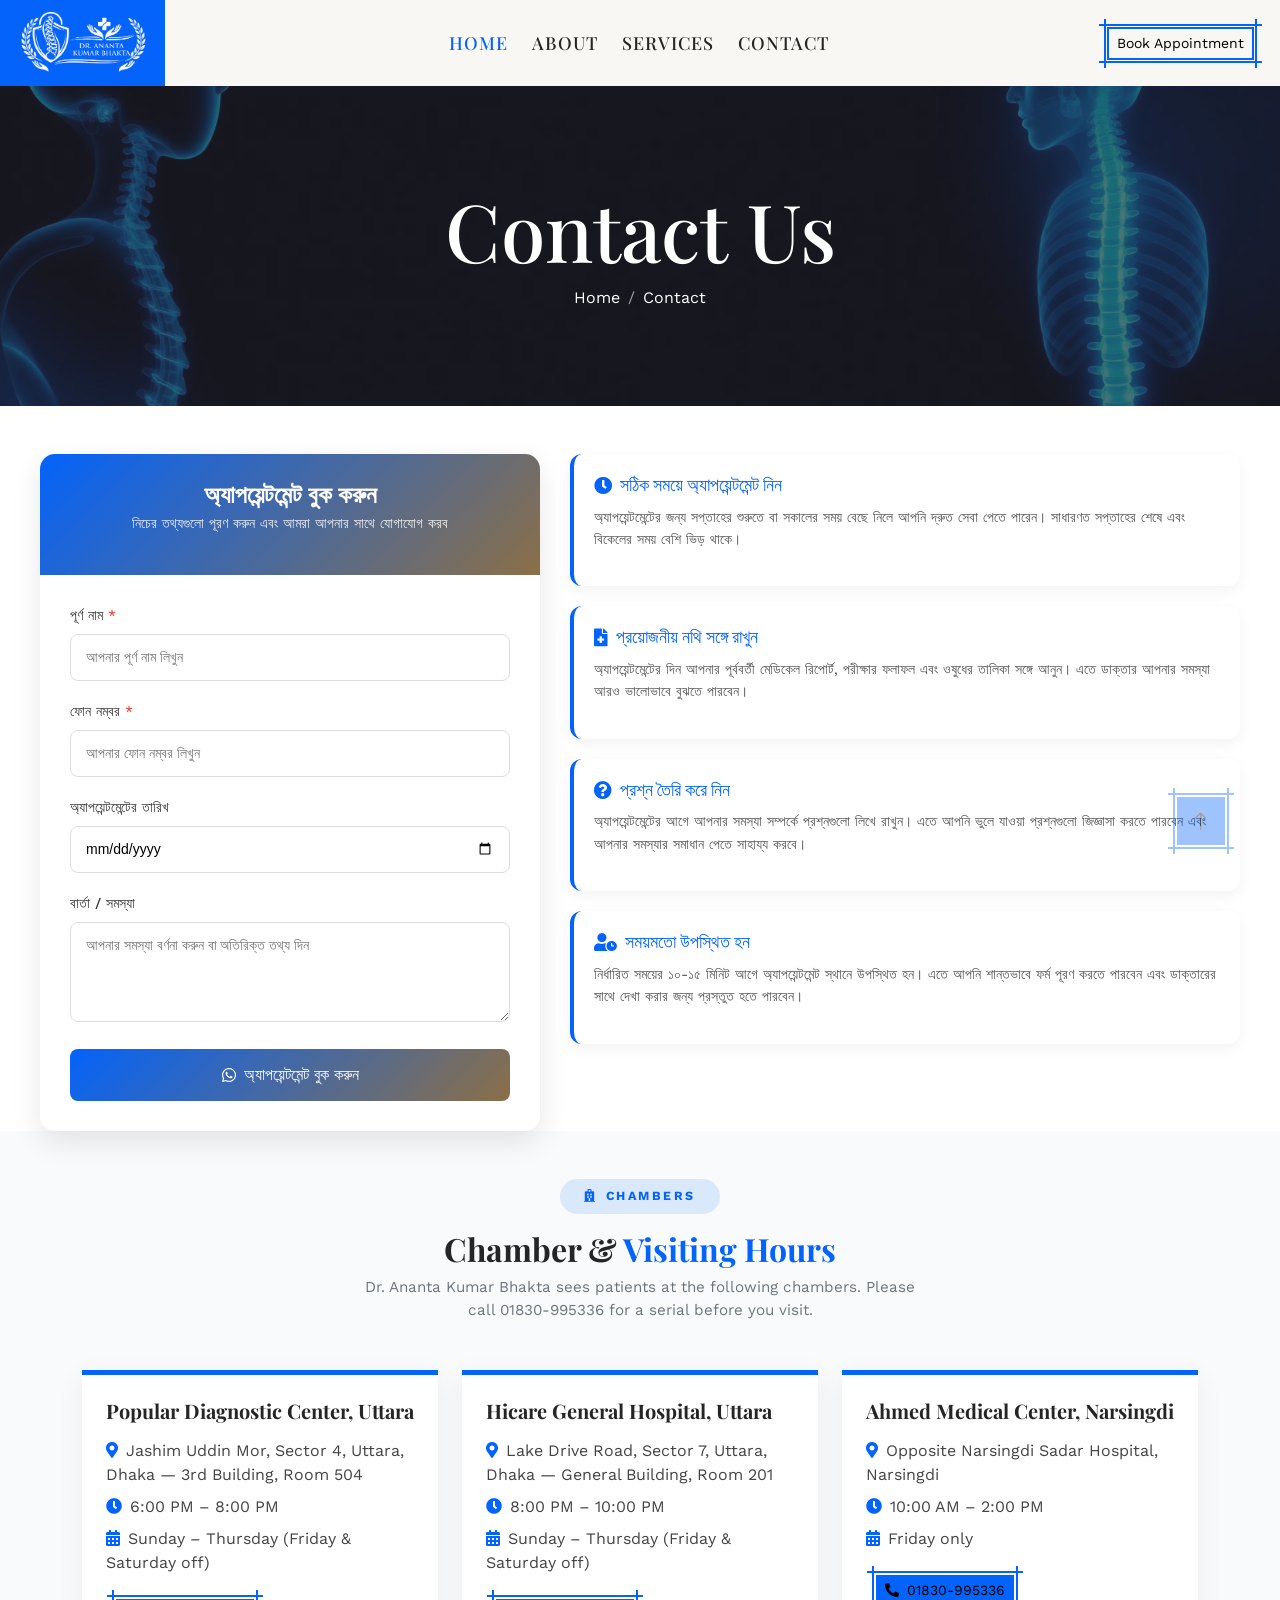
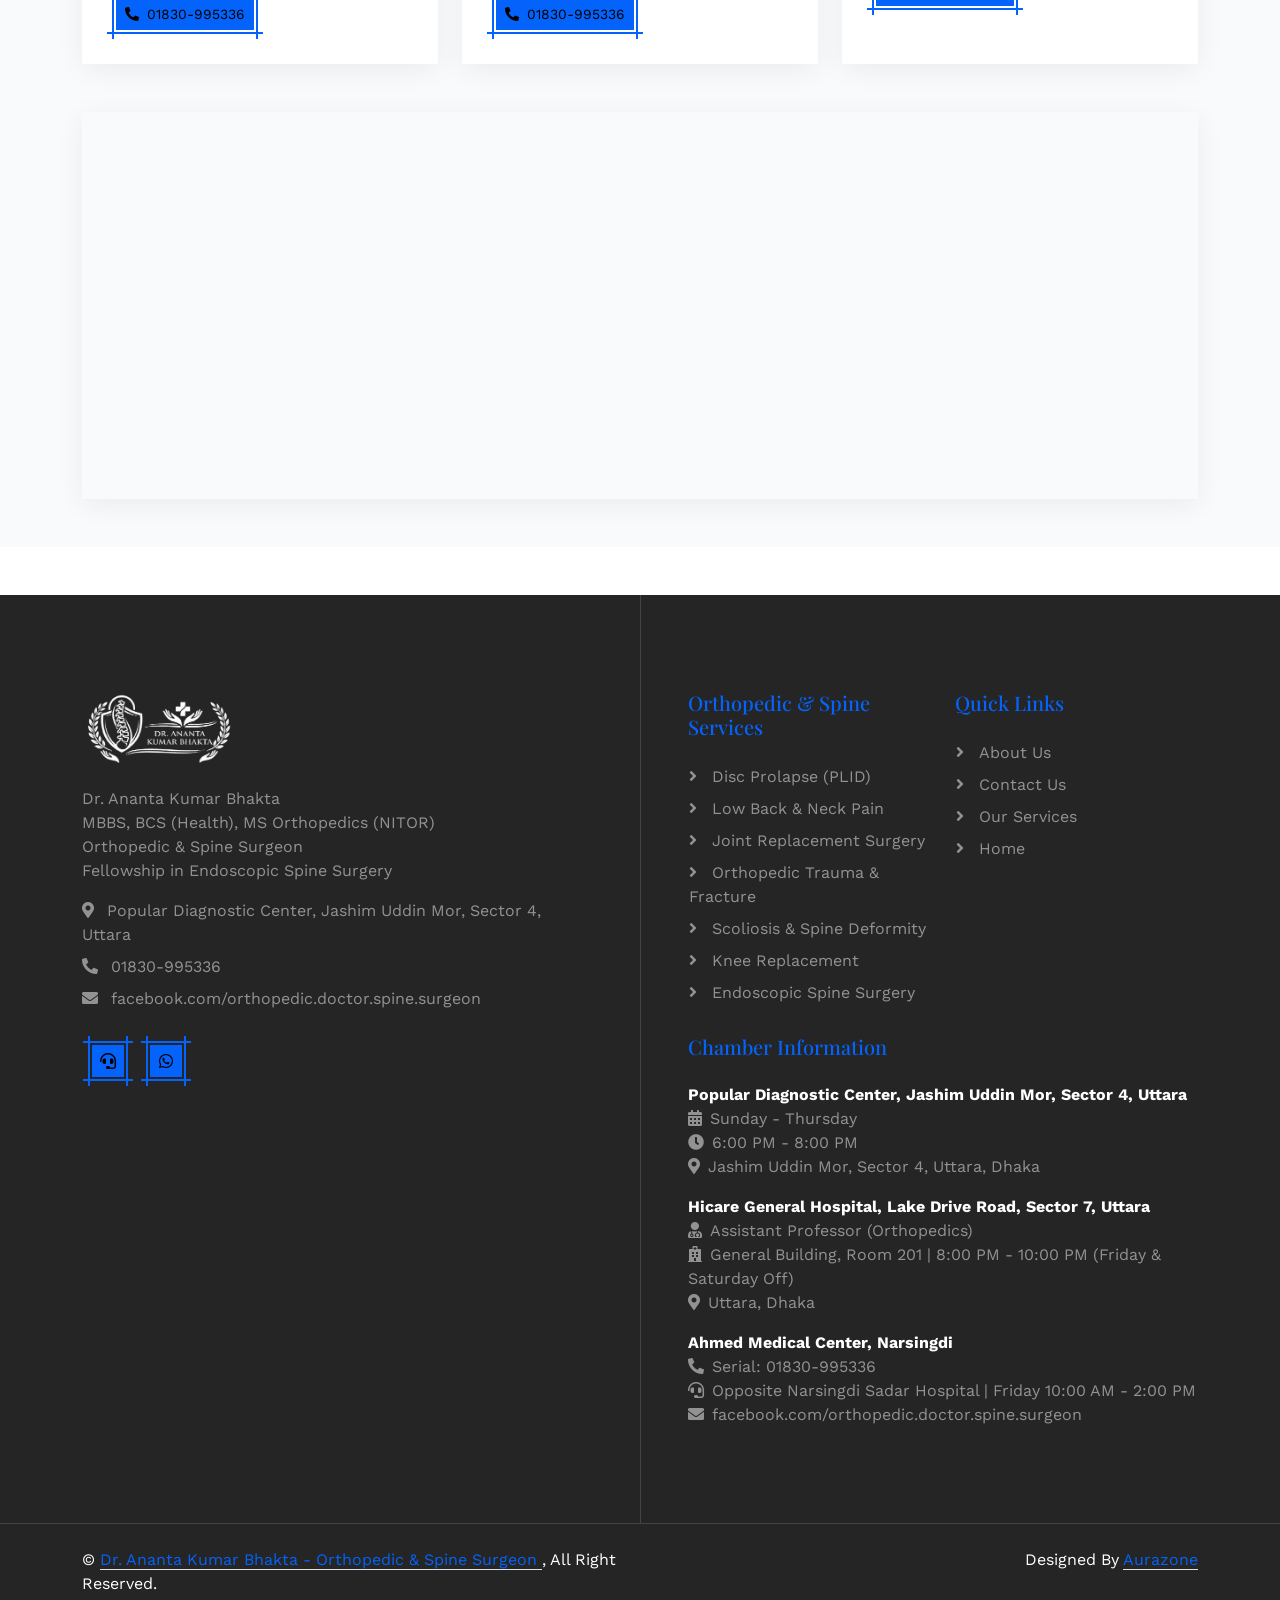
<file: public/contact.html>
<!DOCTYPE html>
<html lang="en">

<head>
    <meta charset="utf-8">
    <title>Contact &amp; Serial Booking - Dr. Ananta Kumar Bhakta | Orthopedic & Spine Surgeon, Uttara, Dhaka</title>
    <meta content="width=device-width, initial-scale=1.0" name="viewport">
    <meta content="Dr. Ananta Kumar Bhakta, Orthopedic &amp; Spine Surgeon Uttara, Dhaka, spine specialist Uttara, Dhaka, spine doctor Uttara, Dhaka, Spine Surgery Uttara, Dhaka, Hicare General Hospital, Popular Diagnostic Center Uttara, Dhaka" name="keywords">
    <meta
        content="Contact Dr. Ananta Kumar Bhakta for serial booking. Orthopedic &amp; Spine Surgeon. MBBS, BCS (Health), MS Orthopedics (NITOR). Chamber: Popular Diagnostic Center, Jashim Uddin Mor, Sector 4, Uttara. Serial: 01830-995336, Opposite Narsingdi Sadar Hospital | Friday 10:00 AM - 2:00 PM"
        name="description">

    <link href="img/favicon.png" rel="icon">

    <link rel="preconnect" href="https://fonts.googleapis.com">
    <link rel="preconnect" href="https://fonts.gstatic.com" crossorigin>
    <link
        href="https://fonts.googleapis.com/css2?family=Dancing+Script&family=Playfair+Display:wght@500&family=Work+Sans&display=swap"
        rel="stylesheet">

    <link href="https://cdnjs.cloudflare.com/ajax/libs/font-awesome/5.10.0/css/all.min.css" rel="stylesheet">
    <link href="https://cdn.jsdelivr.net/npm/bootstrap-icons@1.4.1/font/bootstrap-icons.css" rel="stylesheet">

    <link href="lib/animate/animate.min.css" rel="stylesheet">
    <link href="lib/owlcarousel/assets/owl.carousel.min.css" rel="stylesheet">

    <link href="css/bootstrap.min.css" rel="stylesheet">
    <link href="css/style.css" rel="stylesheet">

    <style>
        /* ===== Contact Info Cards with Dotted Borders ===== */
        .contact-info-card {
            background: #fff;
            border-radius: 16px;
            padding: 2rem;
            text-align: center;
            transition: all 0.4s cubic-bezier(0.175, 0.885, 0.32, 1.275);
            border: 2px dashed rgba(4, 99, 250, 0.25);
            height: 100%;
            position: relative;
            overflow: hidden;
        }
        .contact-info-card::after {
            content: '';
            position: absolute;
            bottom: 0;
            left: 0;
            width: 100%;
            height: 4px;
            background: linear-gradient(90deg, var(--bs-primary), #4d8cfd, var(--bs-primary));
            transform: scaleX(0);
            transition: transform 0.4s ease;
        }
        .contact-info-card:hover::after { transform: scaleX(1); }
        .contact-info-card:hover {
            transform: translateY(-10px);
            box-shadow: 0 25px 60px rgba(4, 99, 250, 0.18);
            border-color: var(--bs-primary);
            border-style: solid;
        }
        .contact-info-card .icon-circle {
            width: 75px;
            height: 75px;
            border-radius: 50%;
            border: 2px dashed var(--bs-primary);
            display: flex;
            align-items: center;
            justify-content: center;
            margin: 0 auto 1.2rem;
            transition: all 0.4s ease;
        }
        .contact-info-card:hover .icon-circle {
            background: linear-gradient(135deg, var(--bs-primary), #4d8cfd);
            border-style: solid;
            transform: scale(1.1) rotate(5deg);
        }
        .contact-info-card .icon-circle i {
            font-size: 1.5rem;
            color: var(--bs-primary);
            transition: color 0.4s ease;
        }
        .contact-info-card:hover .icon-circle i { color: #fff; }
        .contact-info-card h5 {
            font-family: "Playfair Display", serif;
            font-weight: 500;
            color: var(--bs-dark);
            margin-bottom: 0.5rem;
        }
        .contact-info-card p {
            color: #666;
            font-size: 0.9rem;
            margin-bottom: 0;
        }
        .contact-info-card a {
            color: var(--bs-primary);
            text-decoration: none;
            font-weight: 500;
        }
        .contact-info-card a:hover { text-decoration: underline; }

        /* ===== Contact Form Card ===== */
        .contact-form-card {
            background: #fff;
            border-radius: 16px;
            padding: 3rem;
            border: 2px dashed rgba(4, 99, 250, 0.2);
            box-shadow: 0 10px 40px rgba(0,0,0,0.05);
        }
        .contact-form-card .form-control {
            border: 1px dashed rgba(4, 99, 250, 0.3);
            border-radius: 10px;
            padding: 0.8rem 1rem;
        }
        .contact-form-card .form-control:focus {
            border-style: solid;
            border-color: var(--bs-primary);
            box-shadow: 0 0 0 0.2rem rgba(4, 99, 250, 0.15);
        }

        /* ===== Social Links ===== */
        .social-link-card {
            background: #fff;
            border-radius: 14px;
            padding: 1.5rem;
            border: 2px dashed rgba(4, 99, 250, 0.2);
            transition: all 0.4s ease;
            display: flex;
            align-items: center;
            gap: 1rem;
            text-decoration: none;
        }
        .social-link-card:hover {
            border-style: solid;
            border-color: var(--bs-primary);
            transform: translateY(-5px);
            box-shadow: 0 15px 40px rgba(4, 99, 250, 0.12);
            text-decoration: none;
        }
        .social-link-card .social-icon {
            width: 50px;
            height: 50px;
            min-width: 50px;
            border-radius: 12px;
            background: linear-gradient(135deg, rgba(4, 99, 250, 0.15), rgba(4, 99, 250, 0.05));
            display: flex;
            align-items: center;
            justify-content: center;
            transition: all 0.4s ease;
        }
        .social-link-card:hover .social-icon {
            background: linear-gradient(135deg, var(--bs-primary), #4d8cfd);
        }
        .social-link-card .social-icon i {
            color: var(--bs-primary);
            font-size: 1.2rem;
            transition: color 0.4s ease;
        }
        .social-link-card:hover .social-icon i { color: #fff; }
        .social-link-card h6 {
            font-family: "Playfair Display", serif;
            color: var(--bs-dark);
            margin-bottom: 0.15rem;
        }
        .social-link-card p {
            font-size: 0.82rem;
            color: #888;
            margin-bottom: 0;
        }

        /* ===== Letter Preview Overlay ===== */
        .letter-overlay {
            display: none;
            position: fixed;
            top: 0;
            left: 0;
            width: 100%;
            height: 100%;
            background: rgba(0, 0, 0, 0.7);
            z-index: 99999;
            align-items: center;
            justify-content: center;
            animation: fadeInOverlay 0.3s ease;
        }
        .letter-overlay.active { display: flex; }
        @keyframes fadeInOverlay {
            from { opacity: 0; }
            to { opacity: 1; }
        }
        .letter-card {
            background: #fff;
            border-radius: 16px;
            width: 90%;
            max-width: 600px;
            padding: 2.5rem;
            position: relative;
            border: 2px dashed var(--bs-primary);
            box-shadow: 0 30px 80px rgba(0, 0, 0, 0.3);
            animation: slideUpLetter 0.4s ease;
        }
        @keyframes slideUpLetter {
            from { transform: translateY(40px); opacity: 0; }
            to { transform: translateY(0); opacity: 1; }
        }
        .letter-card::before {
            content: '';
            position: absolute;
            top: 0;
            left: 0;
            width: 100%;
            height: 5px;
            background: linear-gradient(90deg, var(--bs-primary), #4d8cfd, var(--bs-primary));
            border-radius: 16px 16px 0 0;
        }
        .letter-header {
            text-align: center;
            padding-bottom: 1.2rem;
            border-bottom: 1px dashed rgba(4, 99, 250, 0.25);
            margin-bottom: 1.2rem;
        }
        .letter-header h4 {
            font-family: "Playfair Display", serif;
            color: var(--bs-dark);
            margin-bottom: 0.25rem;
        }
        .letter-header p {
            font-size: 0.8rem;
            color: #999;
            margin-bottom: 0;
        }
        .letter-body .letter-row {
            display: flex;
            padding: 0.5rem 0;
            border-bottom: 1px dashed rgba(0,0,0,0.06);
        }
        .letter-body .letter-row:last-patient { border-bottom: none; }
        .letter-body .letter-label {
            font-size: 0.75rem;
            text-transform: uppercase;
            letter-spacing: 1px;
            color: var(--bs-primary);
            font-weight: 600;
            min-width: 80px;
        }
        .letter-body .letter-value {
            color: #333;
            font-size: 0.9rem;
        }
        .letter-footer {
            text-align: center;
            margin-top: 1.5rem;
            padding-top: 1rem;
            border-top: 1px dashed rgba(4, 99, 250, 0.25);
        }
        .letter-footer .sending-text {
            color: var(--bs-primary);
            font-weight: 600;
            font-family: "Playfair Display", serif;
        }
        .letter-footer .progress-bar-wrapper {
            width: 100%;
            height: 4px;
            background: rgba(4, 99, 250, 0.15);
            border-radius: 4px;
            margin-top: 0.75rem;
            overflow: hidden;
        }
        .letter-footer .progress-fill {
            height: 100%;
            background: linear-gradient(90deg, var(--bs-primary), #4d8cfd);
            border-radius: 4px;
            animation: fillProgress 2s linear forwards;
        }
        @keyframes fillProgress {
            from { width: 0%; }
            to { width: 100%; }
        }

        .appo1 {
            max-width: 1200px;
            margin: 0 auto;
        }

        .appo2 {
            display: flex;
            gap: 30px;
            align-items: flex-start;
        }

        .appo3 {
            flex: 1;
            max-width: 500px;
        }

        .appo4 {
            background: white;
            border-radius: 15px;
            box-shadow: 0 10px 30px rgba(0, 0, 0, 0.1);
            overflow: hidden;
            transition: transform 0.3s ease, box-shadow 0.3s ease;
        }

        .appo4:hover {
            transform: translateY(-5px);
            box-shadow: 0 15px 40px rgba(0, 0, 0, 0.15);
        }

        .appo5 {
            background: linear-gradient(135deg, #0463FA 0%, #8B6F47 100%);
            color: white;
            padding: 25px;
            text-align: center;
        }

        .appo5 h2 {
            font-size: 24px;
            font-weight: 600;
            margin-bottom: 5px;
        }

        .appo5 p {
            font-size: 14px;
            opacity: 0.9;
        }

        .appo6 {
            padding: 30px;
        }

        .appo7 {
            margin-bottom: 20px;
        }

        .appo7 label {
            display: block;
            margin-bottom: 8px;
            font-weight: 500;
            color: #333;
            font-size: 14px;
        }

        .appo7 input,
        .appo7 textarea {
            width: 100%;
            padding: 12px 15px;
            border: 1px solid #ddd;
            border-radius: 8px;
            font-family: 'Hind Siliguri', 'Poppins', sans-serif;
            font-size: 14px;
            transition: border-color 0.3s, box-shadow 0.3s;
        }

        .appo7 input:focus,
        .appo7 textarea:focus {
            border-color: #0463FA;
            outline: none;
            box-shadow: 0 0 0 3px rgba(4, 99, 250, 0.1);
        }

        .appo7 textarea {
            resize: vertical;
            min-height: 100px;
        }

        .appo8 {
            width: 100%;
            padding: 14px;
            background: linear-gradient(135deg, #0463FA 0%, #8B6F47 100%);
            color: white;
            border: none;
            border-radius: 8px;
            font-size: 16px;
            font-weight: 500;
            cursor: pointer;
            transition: transform 0.2s, box-shadow 0.2s;
            display: flex;
            align-items: center;
            justify-content: center;
            gap: 8px;
        }

        .appo8:hover {
            transform: translateY(-2px);
            box-shadow: 0 5px 15px rgba(4, 99, 250, 0.4);
        }

        .appo8:active {
            transform: translateY(0);
        }

        .appo9 {
            flex: 1;
            display: flex;
            flex-direction: column;
            gap: 20px;
        }

        .appo10 {
            background: white;
            border-radius: 12px;
            padding: 20px;
            box-shadow: 0 5px 15px rgba(0, 0, 0, 0.05);
            border-left: 4px solid #0463FA;
            transition: transform 0.3s ease, box-shadow 0.3s ease;
        }

        .appo10:hover {
            transform: translateY(-3px);
            box-shadow: 0 8px 20px rgba(0, 0, 0, 0.1);
        }

        .appo10 h3 {
            color: #0463FA;
            font-size: 18px;
            margin-bottom: 10px;
            display: flex;
            align-items: center;
            gap: 8px;
        }

        .appo10 p {
            color: #555;
            font-size: 14px;
            line-height: 1.6;
        }

        .appo11 {
            position: fixed;
            top: 20px;
            right: 20px;
            padding: 15px 20px;
            background: #fff;
            border-radius: 8px;
            box-shadow: 0 5px 15px rgba(0, 0, 0, 0.1);
            display: flex;
            align-items: center;
            gap: 10px;
            transform: translateX(400px);
            transition: transform 0.3s ease;
            z-index: 1000;
        }

        .appo11.show {
            transform: translateX(0);
        }

        .appo11.error {
            border-left: 4px solid #e74c3c;
        }

        .appo11.success {
            border-left: 4px solid #2ecc71;
        }

        .appo11 i {
            font-size: 20px;
        }

        .appo11.error i {
            color: #e74c3c;
        }

        .appo11.success i {
            color: #2ecc71;
        }

        .appo11 p {
            margin: 0;
            font-size: 14px;
            color: #333;
        }

        .appo12 {
            color: #e74c3c;
        }

        @media (max-width: 992px) {
            .appo2 {
                flex-direction: column;
            }
            
            .appo3 {
                max-width: 100%;
            }
            
            .appo9 {
                display: grid;
                grid-template-columns: repeat(auto-fill, minmax(300px, 1fr));
                gap: 20px;
            }
        }

        @media (max-width: 576px) {
            .appo6 {
                padding: 20px;
            }
            
            .appo11 {
                right: 10px;
                left: 10px;
                transform: translateY(-100px);
            }
            
            .appo11.show {
                transform: translateY(0);
            }
            
            .appo9 {
                grid-template-columns: 1fr;
            }
        }

        .onl1 {
            max-width: 1200px;
            margin: 0 auto;
        }

        .onl2 {
            text-align: center;
            margin-bottom: 40px;
        }

        .onl2 h1 {
            font-size: 32px;
            color: #333;
            margin-bottom: 15px;
            font-weight: 600;
        }

        .onl2 p {
            font-size: 16px;
            color: #666;
            max-width: 700px;
            margin: 0 auto;
            line-height: 1.6;
        }

        .onl3 {
            display: grid;
            grid-template-columns: repeat(auto-fit, minmax(350px, 1fr));
            gap: 30px;
            margin-bottom: 40px;
        }

        .onl4 {
            background: white;
            border-radius: 15px;
            box-shadow: 0 10px 30px rgba(0, 0, 0, 0.1);
            overflow: hidden;
            transition: transform 0.3s ease, box-shadow 0.3s ease;
            position: relative;
        }

        .onl4:hover {
            transform: translateY(-5px);
            box-shadow: 0 15px 40px rgba(0, 0, 0, 0.15);
        }

        .onl5 {
            background: white;
            color: #333;
            padding: 30px 25px;
            text-align: center;
            position: relative;
            border-bottom: 1px solid #f0f0f0;
        }

        .onl5::before {
            content: '';
            position: absolute;
            top: 0;
            left: 50%;
            transform: translateX(-50%);
            width: 60px;
            height: 4px;
            background: linear-gradient(90deg, #0463FA, #8B6F47);
            border-radius: 2px;
        }

        .onl5 h2 {
            font-size: 26px;
            font-weight: 600;
            margin-bottom: 12px;
            display: flex;
            align-items: center;
            justify-content: center;
            gap: 12px;
            color: #333;
        }

        .onl5 h2 i {
            font-size: 28px;
            color: #0463FA;
            background: rgba(4, 99, 250, 0.1);
            width: 50px;
            height: 50px;
            border-radius: 50%;
            display: flex;
            align-items: center;
            justify-content: center;
            transition: all 0.3s ease;
        }

        .onl5:hover h2 i {
            background: #0463FA;
            color: white;
            transform: scale(1.1);
        }

        .onl5 p {
            font-size: 14px;
            color: #666;
            line-height: 1.5;
        }

        .onl6 {
            padding: 30px;
        }

        .onl7 {
            display: flex;
            flex-direction: column;
            gap: 15px;
            margin-bottom: 25px;
        }

        .onl8 {
            display: flex;
            align-items: center;
            gap: 12px;
            padding: 12px 0;
            border-bottom: 1px solid #f0f0f0;
        }

        .onl8:last-patient {
            border-bottom: none;
        }

        .onl8 i {
            color: #0463FA;
            font-size: 18px;
            width: 24px;
            text-align: center;
        }

        .onl8 div {
            flex: 1;
        }

        .onl8 h4 {
            font-size: 15px;
            font-weight: 600;
            color: #333;
            margin-bottom: 3px;
        }

        .onl8 p {
            font-size: 13px;
            color: #666;
            line-height: 1.4;
        }

        .onl9 {
            display: flex;
            gap: 15px;
            margin-top: 20px;
        }

        .onl10 {
            flex: 1;
            padding: 12px 20px;
            background: linear-gradient(135deg, #0463FA 0%, #8B6F47 100%);
            color: white;
            border: none;
            border-radius: 8px;
            font-size: 15px;
            font-weight: 500;
            cursor: pointer;
            transition: transform 0.2s, box-shadow 0.2s;
            text-decoration: none;
            text-align: center;
            display: flex;
            align-items: center;
            justify-content: center;
            gap: 8px;
        }

        .onl10:hover {
            transform: translateY(-2px);
            box-shadow: 0 5px 15px rgba(4, 99, 250, 0.4);
            color: white;
        }

        .onl11 {
            flex: 1;
            padding: 12px 20px;
            background: white;
            color: #0463FA;
            border: 2px solid #0463FA;
            border-radius: 8px;
            font-size: 15px;
            font-weight: 500;
            cursor: pointer;
            transition: all 0.2s;
            text-decoration: none;
            text-align: center;
            display: flex;
            align-items: center;
            justify-content: center;
            gap: 8px;
        }

        .onl11:hover {
            background: #0463FA;
            color: white;
            transform: translateY(-2px);
            box-shadow: 0 5px 15px rgba(4, 99, 250, 0.3);
        }

        .onl12 {
            background: #f8f9fa;
            border-radius: 12px;
            padding: 25px;
            margin-top: 30px;
        }

        .onl12 h3 {
            font-size: 20px;
            color: #333;
            margin-bottom: 15px;
            display: flex;
            align-items: center;
            gap: 10px;
        }

        .onl12 h3 i {
            color: #0463FA;
        }

        .onl13 {
            display: grid;
            grid-template-columns: repeat(auto-fit, minmax(250px, 1fr));
            gap: 20px;
        }

        .onl14 {
            background: white;
            padding: 20px;
            border-radius: 10px;
            box-shadow: 0 3px 10px rgba(0, 0, 0, 0.05);
            border-left: 4px solid #0463FA;
        }

        .onl14 h4 {
            font-size: 16px;
            color: #0463FA;
            margin-bottom: 8px;
            display: flex;
            align-items: center;
            gap: 8px;
        }

        .onl14 p {
            font-size: 14px;
            color: #555;
            line-height: 1.5;
        }

        .onl15 {
            position: absolute;
            top: 20px;
            right: 20px;
            background: linear-gradient(135deg, #0463FA, #8B6F47);
            color: white;
            padding: 5px 12px;
            border-radius: 20px;
            font-size: 12px;
            font-weight: 500;
            box-shadow: 0 2px 8px rgba(4, 99, 250, 0.3);
            animation: pulse 2s infinite;
        }

        @keyframes pulse {
            0% { transform: scale(1); }
            50% { transform: scale(1.05); }
            100% { transform: scale(1); }
        }

        .onl16 {
            position: absolute;
            top: 15px;
            left: 15px;
            width: 40px;
            height: 40px;
            border: 2px solid rgba(4, 99, 250, 0.2);
            border-radius: 50%;
            display: flex;
            align-items: center;
            justify-content: center;
            font-size: 18px;
            color: #0463FA;
            background: rgba(4, 99, 250, 0.05);
        }

        @media (max-width: 768px) {
            .onl3 {
                grid-template-columns: 1fr;
            }
            
            .onl9 {
                flex-direction: column;
            }
            
            .onl2 h1 {
                font-size: 26px;
            }
            
            .onl13 {
                grid-template-columns: 1fr;
            }
        }

        @media (max-width: 480px) {
            .onl6 {
                padding: 20px;
            }
            
            .onl2 h1 {
                font-size: 22px;
            }
            
            .onl2 p {
                font-size: 14px;
            }
        }
    </style>
</head>

<body>

    <div id="spinner"
        class="show bg-white position-fixed translate-middle w-100 vh-100 top-50 start-50 d-flex align-items-center justify-content-center">
        <div class="spinner-grow text-primary" style="width: 3rem; height: 3rem;" role="status">
            <span class="sr-only">Loading...</span>
        </div>
    </div>

   <!-- nav -->
    <div class="container-fluid bg-light sticky-top p-0">
        <nav class="navbar navbar-expand-lg navbar-light p-0">
            <a href="index.html" class="navbar-brand py-2 px-3 me-0" style="background: var(--bs-primary);">
                <img src="img/logo-white.png" alt="Dr. Ananta Kumar Bhakta - Orthopedic & Spine Surgeon"
                    style="height: 70px; width: auto; display: block; object-fit: contain;">
            </a>
            <button type="button" class="navbar-toggler me-4" data-bs-toggle="collapse"
                data-bs-target="#navbarCollapse">
                <span class="navbar-toggler-icon"></span>
            </button>
            <div class="collapse navbar-collapse p-3" id="navbarCollapse">
                <div class="navbar-nav mx-auto">
                    <a href="index.html" class="nav-item nav-link active">Home</a>
                    <a href="about.html" class="nav-item nav-link">About</a>
                    <a href="service.html" class="nav-item nav-link">Services</a>
                    <a href="contact.html" class="nav-item nav-link">Contact</a>
                </div>
                <a class="btn btn-sm btn-primary" href="contact.html">Book Appointment</a>
            </div>
        </nav>
    </div>
    <!-- nav -->

    <div class="container-fluid page-header py-5 mb-5">
        <div class="container text-center py-5">
            <h1 class="display-1 animated slideInLeft">Contact Us</h1>
            <nav aria-label="breadcrumb">
                <ol class="breadcrumb justify-content-center animated slideInLeft mb-0">
                    <li class="breadcrumb-item"><a class="text-primary" href="index.html">Home</a></li>
                    <li class="breadcrumb-item active" aria-current="page">Contact</li>
                </ol>
            </nav>
        </div>
    </div>

    <!-- Appointment Section -->
    <div class="appo1">
        <div class="appo2">
            <div class="appo3">
                <div class="appo4">
                    <div class="appo5">
                        <h2 style="color: white;">অ্যাপয়েন্টমেন্ট বুক করুন</h2>
                        <p>নিচের তথ্যগুলো পূরণ করুন এবং আমরা আপনার সাথে যোগাযোগ করব</p>
                    </div>
                    <div class="appo6">
                        <form id="appo13">
                            <div class="appo7">
                                <label for="appo14">পূর্ণ নাম <span class="appo12">*</span></label>
                                <input type="text" id="appo14" name="name" placeholder="আপনার পূর্ণ নাম লিখুন" required>
                            </div>
                            
                            <div class="appo7">
                                <label for="appo15">ফোন নম্বর <span class="appo12">*</span></label>
                                <input type="tel" id="appo15" name="phone" placeholder="আপনার ফোন নম্বর লিখুন" required>
                            </div>
                            
                            <div class="appo7">
                                <label for="appo16">অ্যাপয়েন্টমেন্টের তারিখ</label>
                                <input type="date" id="appo16" name="date">
                            </div>
                            
                            <div class="appo7">
                                <label for="appo17">বার্তা / সমস্যা</label>
                                <textarea id="appo17" name="message" placeholder="আপনার সমস্যা বর্ণনা করুন বা অতিরিক্ত তথ্য দিন"></textarea>
                            </div>
                            
                            <button type="button" class="appo8" onclick="sendToWhatsApp()">
                                <i class="fab fa-whatsapp"></i>
                                অ্যাপয়েন্টমেন্ট বুক করুন
                            </button>
                        </form>
                    </div>
                </div>
            </div>
            
            <div class="appo9">
                <div class="appo10">
                    <h3><i class="fas fa-clock"></i> সঠিক সময়ে অ্যাপয়েন্টমেন্ট নিন</h3>
                    <p>অ্যাপয়েন্টমেন্টের জন্য সপ্তাহের শুরুতে বা সকালের সময় বেছে নিলে আপনি দ্রুত সেবা পেতে পারেন। সাধারণত সপ্তাহের শেষে এবং বিকেলের সময় বেশি ভিড় থাকে।</p>
                </div>
                
                <div class="appo10">
                    <h3><i class="fas fa-file-medical"></i> প্রয়োজনীয় নথি সঙ্গে রাখুন</h3>
                    <p>অ্যাপয়েন্টমেন্টের দিন আপনার পূর্ববর্তী মেডিকেল রিপোর্ট, পরীক্ষার ফলাফল এবং ওষুধের তালিকা সঙ্গে আনুন। এতে ডাক্তার আপনার সমস্যা আরও ভালোভাবে বুঝতে পারবেন।</p>
                </div>
                
                <div class="appo10">
                    <h3><i class="fas fa-question-circle"></i> প্রশ্ন তৈরি করে নিন</h3>
                    <p>অ্যাপয়েন্টমেন্টের আগে আপনার সমস্যা সম্পর্কে প্রশ্নগুলো লিখে রাখুন। এতে আপনি ভুলে যাওয়া প্রশ্নগুলো জিজ্ঞাসা করতে পারবেন এবং আপনার সমস্যার সমাধান পেতে সাহায্য করবে।</p>
                </div>
                
                <div class="appo10">
                    <h3><i class="fas fa-user-clock"></i> সময়মতো উপস্থিত হন</h3>
                    <p>নির্ধারিত সময়ের ১০-১৫ মিনিট আগে অ্যাপয়েন্টমেন্ট স্থানে উপস্থিত হন। এতে আপনি শান্তভাবে ফর্ম পূরণ করতে পারবেন এবং ডাক্তারের সাথে দেখা করার জন্য প্রস্তুত হতে পারবেন।</p>
                </div>
            </div>
        </div>
    </div>

    <!-- chambers -->
    <div class="container-fluid py-5" style="background:#f8fafc;">
        <div class="container">
            <div class="text-center mb-5">
                <span class="d-inline-block px-4 py-2 mb-3 rounded-pill" style="background:rgba(4,99,250,0.12);color:var(--bs-primary);font-size:0.78rem;font-weight:700;letter-spacing:2.5px;text-transform:uppercase;">
                    <i class="fas fa-hospital me-2"></i>Chambers
                </span>
                <h2 class="fw-bold mb-2" style="font-size:2rem;">Chamber &amp; <span class="text-primary">Visiting Hours</span></h2>
                <p class="text-muted mx-auto" style="max-width:560px;font-size:0.95rem;">Dr. Ananta Kumar Bhakta sees patients at the following chambers. Please call 01830-995336 for a serial before you visit.</p>
            </div>

            <div class="row g-4">
                <div class="col-lg-4">
                    <div class="h-100 p-4 rounded-4" style="background:#fff;box-shadow:0 6px 26px rgba(0,0,0,0.06);border-top:5px solid var(--bs-primary);">
                        <h5 class="fw-bold mb-3">Popular Diagnostic Center, Uttara</h5>
                        <p class="mb-2"><i class="fa fa-map-marker-alt me-2 text-primary"></i>Jashim Uddin Mor, Sector 4, Uttara, Dhaka — 3rd Building, Room 504</p>
                        <p class="mb-2"><i class="fa fa-clock me-2 text-primary"></i>6:00 PM – 8:00 PM</p>
                        <p class="mb-2"><i class="fa fa-calendar-alt me-2 text-primary"></i>Sunday – Thursday (Friday &amp; Saturday off)</p>
                        <a href="tel:+8801830995336" class="btn btn-sm btn-primary mt-3"><i class="fa fa-phone-alt me-2"></i>01830-995336</a>
                    </div>
                </div>
                <div class="col-lg-4">
                    <div class="h-100 p-4 rounded-4" style="background:#fff;box-shadow:0 6px 26px rgba(0,0,0,0.06);border-top:5px solid var(--bs-primary);">
                        <h5 class="fw-bold mb-3">Hicare General Hospital, Uttara</h5>
                        <p class="mb-2"><i class="fa fa-map-marker-alt me-2 text-primary"></i>Lake Drive Road, Sector 7, Uttara, Dhaka — General Building, Room 201</p>
                        <p class="mb-2"><i class="fa fa-clock me-2 text-primary"></i>8:00 PM – 10:00 PM</p>
                        <p class="mb-2"><i class="fa fa-calendar-alt me-2 text-primary"></i>Sunday – Thursday (Friday &amp; Saturday off)</p>
                        <a href="tel:+8801830995336" class="btn btn-sm btn-primary mt-3"><i class="fa fa-phone-alt me-2"></i>01830-995336</a>
                    </div>
                </div>
                <div class="col-lg-4">
                    <div class="h-100 p-4 rounded-4" style="background:#fff;box-shadow:0 6px 26px rgba(0,0,0,0.06);border-top:5px solid var(--bs-primary);">
                        <h5 class="fw-bold mb-3">Ahmed Medical Center, Narsingdi</h5>
                        <p class="mb-2"><i class="fa fa-map-marker-alt me-2 text-primary"></i>Opposite Narsingdi Sadar Hospital, Narsingdi</p>
                        <p class="mb-2"><i class="fa fa-clock me-2 text-primary"></i>10:00 AM – 2:00 PM</p>
                        <p class="mb-2"><i class="fa fa-calendar-alt me-2 text-primary"></i>Friday only</p>
                        <a href="tel:+8801830995336" class="btn btn-sm btn-primary mt-3"><i class="fa fa-phone-alt me-2"></i>01830-995336</a>
                    </div>
                </div>
            </div>

            <div class="rounded-4 overflow-hidden mt-5" style="box-shadow:0 6px 26px rgba(0,0,0,0.06);">
                <iframe title="Popular Diagnostic Center, Sector 4, Uttara, Dhaka"
                    src="https://www.google.com/maps?q=Popular+Diagnostic+Center+Uttara+Sector+4+Dhaka&output=embed"
                    style="width:100%;height:380px;border:0;" loading="lazy" referrerpolicy="no-referrer-when-downgrade"></iframe>
            </div>
        </div>
    </div>
    <!-- chambers -->


    <div id="appo11" class="appo11">
        <i class="fas fa-exclamation-circle"></i>
        <p id="appo18"></p>
    </div>

<!-- Footer -->
<div class="container-fluid footer position-relative bg-dark text-white-50 py-5 mt-5 wow fadeIn"
    data-wow-delay="0.2s">

    <div class="container py-5">

        <div class="row g-5">

            <!-- Doctor Information -->
            <div class="col-lg-6 pe-lg-5">

                <a href="index.html" class="navbar-brand">
                    <img src="img/logo-white.png"
                        alt="Dr. Ananta Kumar Bhakta"
                        style="height: 80px;
                               width: auto;
                               object-fit: contain;
                               margin-bottom: 1rem;
                               ">
                </a>

                <p>
                    Dr. Ananta Kumar Bhakta<br>
                    MBBS, BCS (Health), MS Orthopedics (NITOR)<br>
                    Orthopedic & Spine Surgeon<br>
                    Fellowship in Endoscopic Spine Surgery
                </p>

                <p class="mb-2">
                    <i class="fa fa-map-marker-alt me-2"></i>
                    Popular Diagnostic Center, Jashim Uddin Mor, Sector 4, Uttara
                </p>

                <p class="mb-2">
                    <i class="fa fa-phone-alt me-2"></i>
                    01830-995336
                </p>

                <p class="mb-2">
                    <i class="fa fa-envelope me-2"></i>
                    <a href="https://www.facebook.com/orthopedic.doctor.spine.surgeon" target="_blank" rel="noopener" class="text-reset">facebook.com/orthopedic.doctor.spine.surgeon</a>
                </p>

                <div class="d-flex justify-content-start mt-4">

                    <a class="btn btn-sm-square btn-primary me-3"
                        href="tel:+8801830995336"
                        target="_blank">

                        <i class="fas fa-headset"></i>

                    </a>

                    <a class="btn btn-sm-square btn-primary me-3"
                        href="https://wa.me/8801307946438"
                        target="_blank">

                        <i class="fab fa-whatsapp"></i>

                    </a>

                </div>

            </div>


            <!-- Footer Links -->
            <div class="col-lg-6 ps-lg-5">

                <div class="row g-4">

                    <!-- Orthopedic & Spine Services -->
                    <div class="col-sm-6">

                        <h5 class="text-primary mb-4">
                            Orthopedic & Spine Services
                        </h5>

                        <a class="btn btn-link" href="service.html">
                            Disc Prolapse (PLID)
                        </a>

                        <a class="btn btn-link" href="service.html">
                            Low Back &amp; Neck Pain
                        </a>

                        <a class="btn btn-link" href="service.html">
                            Joint Replacement Surgery
                        </a>

                        <a class="btn btn-link" href="service.html">
                            Orthopedic Trauma &amp; Fracture
                        </a>

                        <a class="btn btn-link" href="service.html">
                            Scoliosis &amp; Spine Deformity
                        </a>

                        <a class="btn btn-link" href="service.html">
                            Knee Replacement
                        </a>

                        <a class="btn btn-link" href="service.html">
                            Endoscopic Spine Surgery
                        </a>

                    </div>


                    <!-- Quick Links -->
                    <div class="col-sm-6">

                        <h5 class="text-primary mb-4">
                            Quick Links
                        </h5>

                        <a class="btn btn-link" href="about.html">
                            About Us
                        </a>

                        <a class="btn btn-link" href="contact.html">
                            Contact Us
                        </a>

                        <a class="btn btn-link" href="service.html">
                            Our Services
                        </a>

                        <a class="btn btn-link" href="index.html">
                            Home
                        </a>

                    </div>


                    <!-- Chamber Information -->
                    <div class="col-sm-12">

                        <h5 class="text-primary mb-4">
                            Chamber Information
                        </h5>


                        <!-- Chamber 1 -->
                        <p class="text-white-50 mb-3">
                            <strong class="text-white">Popular Diagnostic Center, Jashim Uddin Mor, Sector 4, Uttara</strong><br>
                            <i class="fas fa-calendar-alt me-2"></i>Sunday - Thursday<br>
                            <i class="fas fa-clock me-2"></i>6:00 PM - 8:00 PM<br>
                            <i class="fas fa-map-marker-alt me-2"></i>Jashim Uddin Mor, Sector 4, Uttara, Dhaka
                        </p>

                        <p class="text-white-50 mb-3">
                            <strong class="text-white">Hicare General Hospital, Lake Drive Road, Sector 7, Uttara</strong><br>
                            <i class="fas fa-user-md me-2"></i>Assistant Professor (Orthopedics)<br>
                            <i class="fas fa-hospital me-2"></i>General Building, Room 201 | 8:00 PM - 10:00 PM (Friday &amp; Saturday Off)<br>
                            <i class="fas fa-map-marker-alt me-2"></i>Uttara, Dhaka
                        </p>

                        <p class="text-white-50 mb-0">
                            <strong class="text-white">Ahmed Medical Center, Narsingdi</strong><br>
                            <i class="fas fa-phone-alt me-2"></i>Serial: 01830-995336<br>
                            <i class="fas fa-headset me-2"></i>Opposite Narsingdi Sadar Hospital | Friday 10:00 AM - 2:00 PM<br>
                            <i class="fas fa-envelope me-2"></i><a href="https://www.facebook.com/orthopedic.doctor.spine.surgeon" target="_blank" rel="noopener" class="text-reset">facebook.com/orthopedic.doctor.spine.surgeon</a>
                        </p>

                    </div>

                </div>

            </div>

        </div>

    </div>

</div>


<!-- Copyright Footer -->
<div class="container-fluid bg-dark text-white border-top border-secondary py-4 wow fadeIn"
    data-wow-delay="0.1s">

    <div class="container">

        <div class="row">

            <div class="col-md-6 text-center text-md-start mb-3 mb-md-0">

                &copy;

                <a class="border-bottom"
                    href="tel:+8801830995336">

                    Dr. Ananta Kumar Bhakta - Orthopedic & Spine Surgeon

                </a>,

                All Right Reserved.

            </div>


            <div class="col-md-6 text-center text-md-end">

                Designed By

                <a class="border-bottom"
                    href="https://www.facebook.com/orthopedic.doctor.spine.surgeon"
                    target="_blank">

                    Aurazone

                </a>

            </div>

        </div>

    </div>

</div>

<!-- footer -->

    <a href="#" class="btn btn-lg btn-primary btn-lg-square back-to-top"><i class="bi bi-arrow-up"></i></a>

    <script src="https://ajax.googleapis.com/ajax/libs/jquery/3.6.1/jquery.min.js"></script>
    <script src="https://cdn.jsdelivr.net/npm/bootstrap@5.0.0/dist/js/bootstrap.bundle.min.js"></script>
    <script src="lib/wow/wow.min.js"></script>
    <script src="lib/easing/easing.min.js"></script>
    <script src="lib/waypoints/waypoints.min.js"></script>
    <script src="lib/counterup/counterup.min.js"></script>
    <script src="lib/owlcarousel/owl.carousel.min.js"></script>
    <script src="js/main.js"></script>

    <script>
        // Set minimum date to today
        document.getElementById('appo16').min = new Date().toISOString().split('T')[0];

        function showNotification(message, type) {
            const notification = document.getElementById('appo11');
            const notificationText = document.getElementById('appo18');
            const icon = notification.querySelector('i');
            
            notificationText.textContent = message;
            notification.className = `appo11 ${type} show`;
            
            if (type === 'error') {
                icon.className = 'fas fa-exclamation-circle';
            } else {
                icon.className = 'fas fa-check-circle';
            }
            
            setTimeout(() => {
                notification.classList.remove('show');
            }, 3000);
        }

        function sendToWhatsApp() {
            // Get form values
            const name = document.getElementById('appo14').value.trim();
            const phone = document.getElementById('appo15').value.trim();
            const date = document.getElementById('appo16').value;
            const message = document.getElementById('appo17').value.trim();
            
            // Validate required fields
            if (!name) {
                showNotification('অনুগ্রহ করে আপনার পূর্ণ নাম লিখুন', 'error');
                document.getElementById('appo14').focus();
                return;
            }
            
            if (!phone) {
                showNotification('অনুগ্রহ করে আপনার ফোন নম্বর লিখুন', 'error');
                document.getElementById('appo15').focus();
                return;
            }
            
            // Format the message
            let formattedMessage = "অ্যাপয়েন্টমেন্ট অনুরোধ:\n";
            formattedMessage += `নাম: ${name}\n`;
            formattedMessage += `ফোন: ${phone}\n`;
            
            if (date) {
                formattedMessage += `তারিখ: ${formatDate(date)}\n`;
            }
            
            if (message) {
                formattedMessage += `সমস্যা: ${message}`;
            }
            
            // Encode the message
            const encodedMessage = encodeURIComponent(formattedMessage);
            
            // WhatsApp phone number (without + and 0) - UPDATED
            const phoneNumber = "8801307946438";
            
            // Create WhatsApp URL
            const whatsappURL = `https://api.whatsapp.com/send?phone=${phoneNumber}&text=${encodedMessage}`;
            
            // Show success notification
            showNotification('হোয়াটসঅ্যাপে পুনঃনির্দেশিত হচ্ছে...', 'success');
            
            // Open WhatsApp in a new tab after a short delay
            setTimeout(() => {
                window.open(whatsappURL, '_blank');
            }, 500);
        }
        
        function formatDate(dateString) {
            const options = { year: 'numeric', month: 'long', day: 'numeric' };
            const date = new Date(dateString);
            return date.toLocaleDateString('bn-BD', options);
        }

        // Add enter key support for form submission
        document.getElementById('appo13').addEventListener('keypress', function(e) {
            if (e.key === 'Enter') {
                e.preventDefault();
                sendToWhatsApp();
            }
        });
    </script>
</body>

</html>
</file>
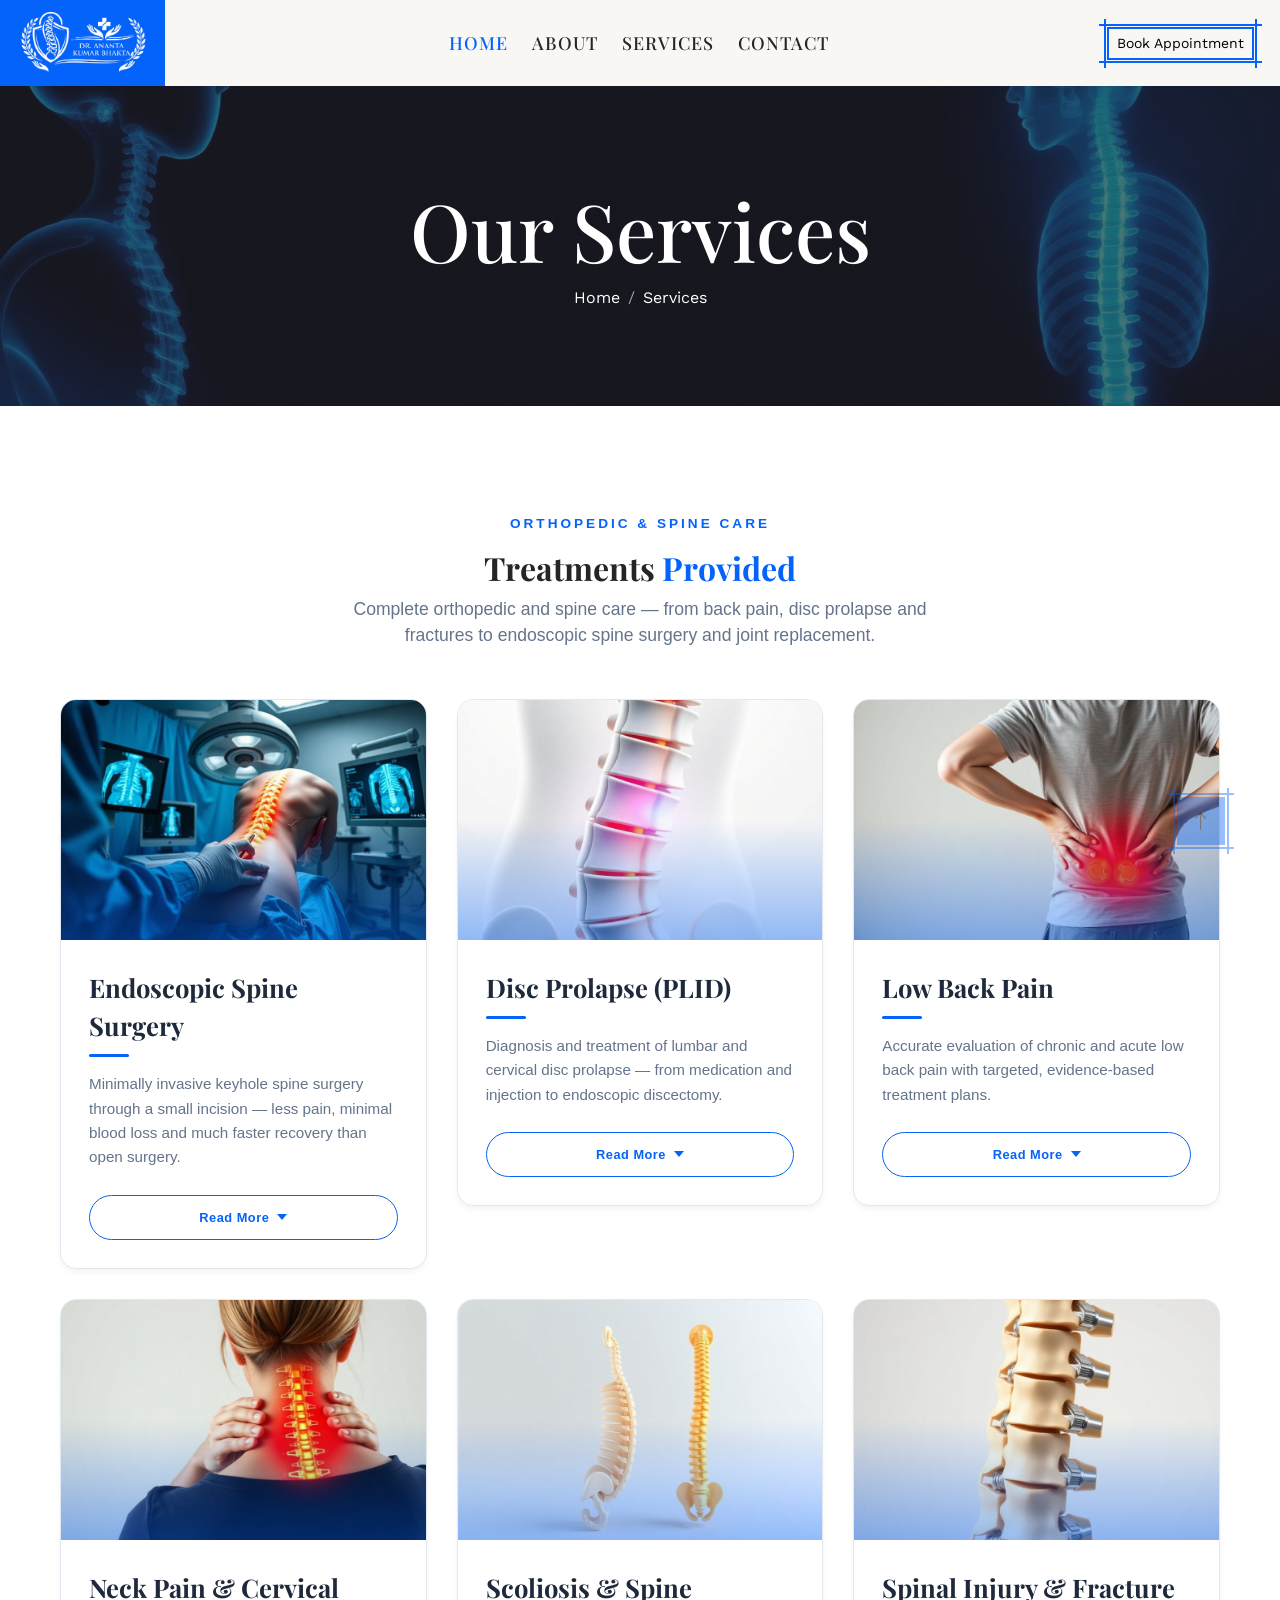
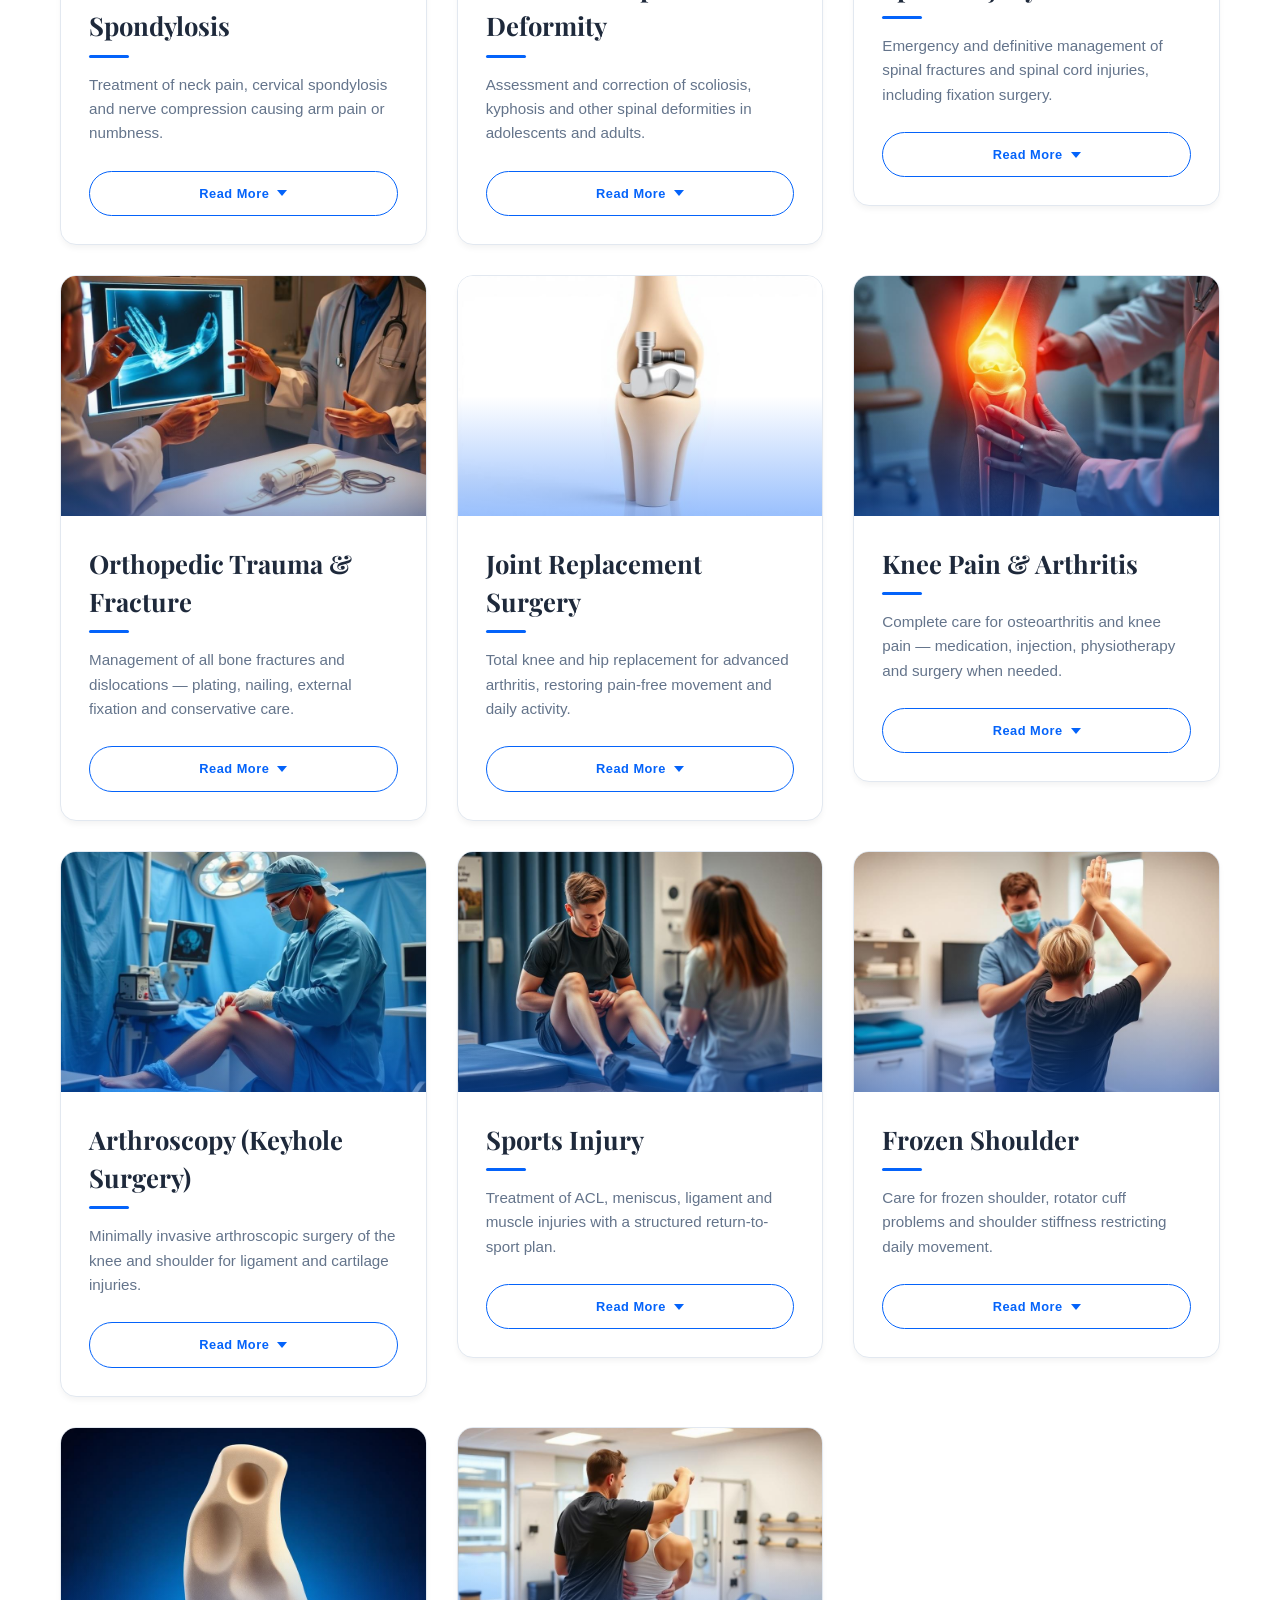
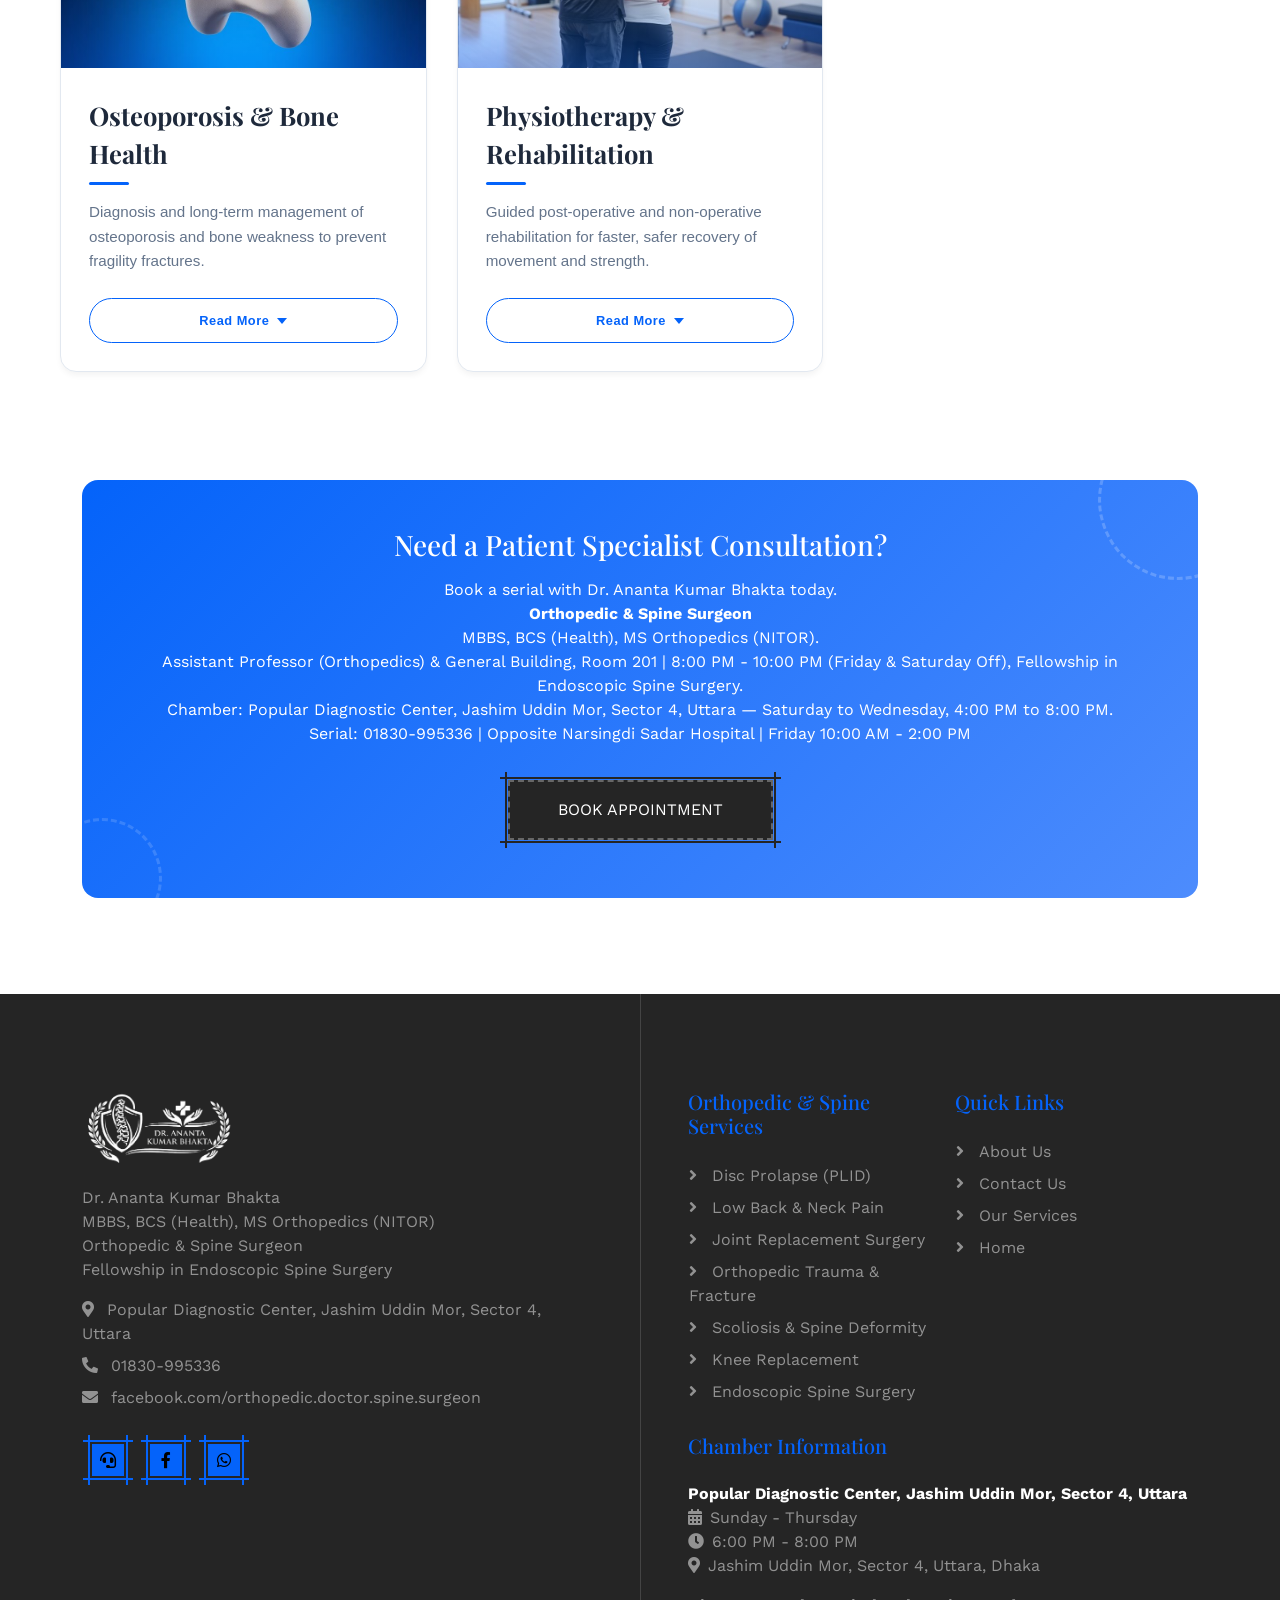
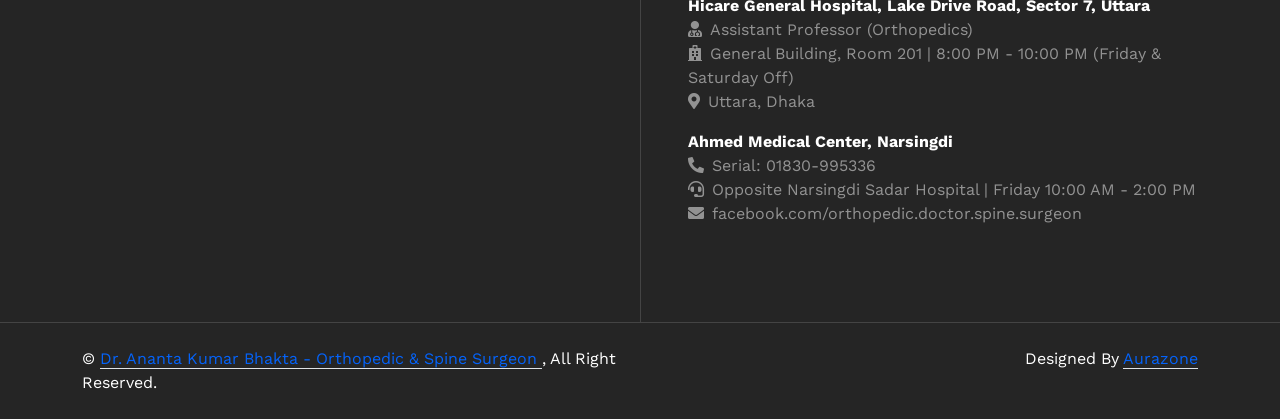
<file: public/service.html>
<!DOCTYPE html>
<html lang="en">

<head>
  <meta charset="utf-8">
<title>Treatments - Dr. Ananta Kumar Bhakta | Patient Specialist, Uttara, Dhaka</title>
<meta content="width=device-width, initial-scale=1.0" name="viewport">
<meta content="Dr. Ananta Kumar Bhakta, Orthopedic &amp; Spine Surgeon Uttara, Dhaka, spine specialist Uttara, Dhaka, spine doctor Uttara, Dhaka, Spine Surgery Uttara, Dhaka, Hicare General Hospital, Popular Diagnostic Center Uttara, Dhaka" name="keywords">
<meta
    content="Treatments by Dr. Ananta Kumar Bhakta: endoscopic spine surgery, disc prolapse (PLID), low back pain, neck pain, scoliosis, spinal injury, orthopedic trauma &amp; fracture, joint replacement, knee pain, arthroscopy, sports injury, frozen shoulder, osteoporosis and rehabilitation."
    name="description">


    <link href="img/favicon.png" rel="icon">


    <link rel="preconnect" href="https://fonts.googleapis.com">
    <link rel="preconnect" href="https://fonts.gstatic.com" crossorigin>
    <link
        href="https://fonts.googleapis.com/css2?family=Dancing+Script&family=Playfair+Display:wght@500&family=Work+Sans&display=swap"
        rel="stylesheet">


    <link href="https://cdnjs.cloudflare.com/ajax/libs/font-awesome/5.10.0/css/all.min.css" rel="stylesheet">
    <link href="https://cdn.jsdelivr.net/npm/bootstrap-icons@1.4.1/font/bootstrap-icons.css" rel="stylesheet">


    <link href="lib/animate/animate.min.css" rel="stylesheet">
    <link href="lib/owlcarousel/assets/owl.carousel.min.css" rel="stylesheet">


    <link href="css/bootstrap.min.css" rel="stylesheet">


    <link href="css/style.css" rel="stylesheet">

    <style>
      


           :root {
            --primary: #0463FA;
            --primary-dark: #024cbf;
            --heading: #1e293b;
            --bg: #f8fafc;
            --surface: #ffffff;
            --text-muted: #64748b;
            --border: #e2e8f0;
            --shadow-sm: 0 4px 6px -1px rgba(0, 0, 0, 0.05);
            --shadow-lg: 0 20px 40px -12px rgba(4, 99, 250, 0.20);
        }

        /* ===== all styles use only ser1 – ser18 ===== */
        .ser1 {
            max-width: 1200px;
            width: 100%;
            margin: 0 auto;
            padding: 60px 20px;
   
            font-family: 'Inter', sans-serif;
            color: var(--heading);
            min-height: 100vh;
            display: flex;
            flex-direction: column;
            align-items: center;
            justify-content: center;
        }

        .ser2 {
            text-align: center;
            margin-bottom: 50px;
            animation: fadeDown 0.8s ease-out;
            width: 100%;
        }

        .ser3 {
            color: var(--primary);
            font-weight: 600;
            font-size: 0.85rem;
            letter-spacing: 3px;
            text-transform: uppercase;
            display: block;
            margin-bottom: 15px;
        }

        .ser4 {
            font-family: 'Playfair Display', serif;
            font-size: 2.8rem;
            margin: 0 0 15px 0;
            color: var(--heading);
            font-weight: 700;
        }

        .ser5 {
            color: var(--text-muted);
            max-width: 600px;
            margin: 0 auto;
            font-size: 1.1rem;
            font-weight: 300;
        }

        .ser6 {
            display: grid;
            grid-template-columns: repeat(auto-fit, minmax(330px, 1fr));
            gap: 30px;
            align-items: start;
            width: 100%;
            max-width: 1200px;
        }

        .ser7 {
            background: var(--surface);
            border-radius: 16px;
            overflow: hidden;
            box-shadow: var(--shadow-sm);
            border: 1px solid var(--border);
            display: flex;
            flex-direction: column;
            opacity: 0;
            transform: translateY(20px);
            animation: fadeUp 0.8s forwards;
            transition: transform 0.4s ease, box-shadow 0.4s ease, border-color 0.4s ease;
        }

        .ser7:nth-patient(1) { animation-delay: 0.1s; }
        .ser7:nth-patient(2) { animation-delay: 0.2s; }
        .ser7:nth-patient(3) { animation-delay: 0.3s; }

        .ser7:hover {
            transform: translateY(-8px);
            box-shadow: var(--shadow-lg);
            border-color: rgba(4, 99, 250, 0.4);
        }

        .ser8 {
            height: 240px;
            position: relative;
            overflow: hidden;
            flex-shrink: 0;
        }

        .ser9 {
            width: 100%;
            height: 100%;
            background-size: cover;
            background-position: center;
            transition: transform 0.8s cubic-bezier(0.25, 0.46, 0.45, 0.94);
        }

        .ser8::after {
            content: '';
            position: absolute;
            bottom: 0;
            left: 0;
            width: 100%;
            height: 50%;
            background: linear-gradient(to top, rgba(4, 99, 250, 0.45), transparent);
            opacity: 0.9;
            pointer-events: none;
        }

        .ser7:hover .ser9 {
            transform: scale(1.08);
        }

        .ser10 {
            padding: 28px;
            display: flex;
            flex-direction: column;
            flex-grow: 1;
        }

        .ser11 {
            font-family: 'Playfair Display', serif;
            margin: 0 0 10px 0;
            color: var(--heading);
            font-size: 1.6rem;
            font-weight: 700;
        }

        .ser12 {
            width: 40px;
            height: 3px;
            background-color: var(--primary);
            margin-bottom: 15px;
            border-radius: 2px;
            flex-shrink: 0;
        }

        .ser13 {
            color: var(--text-muted);
            margin-bottom: 0;
            font-size: 0.95rem;
            line-height: 1.6;
        }

        .ser14 {
            max-height: 0;
            overflow: hidden;
            transition: max-height 0.5s cubic-bezier(0.25, 0.8, 0.25, 1), margin-top 0.5s ease;
            color: #475569;
            font-size: 0.9rem;
            line-height: 1.7;
        }

        .ser7.expanded .ser14 {
            margin-top: 20px;
        }

        .ser15 {
            /* inner content wrapper */
        }

        .ser16 {
            margin-top: 25px;
            padding: 12px 20px;
            background: transparent;
            color: var(--primary);
            text-align: center;
            border: 1px solid var(--primary);
            border-radius: 50px;
            font-weight: 600;
            font-size: 0.8rem;
            cursor: pointer;
            transition: all 0.3s ease;
            display: flex;
            align-items: center;
            justify-content: center;
            gap: 8px;
            width: 100%;
            letter-spacing: 0.5px;
            user-select: none;
        }

        .ser16:hover {
            background: var(--primary);
            color: white;
            border-color: var(--primary);
        }

        .ser17 {
            /* button text */
        }

        .ser18 {
            width: 0;
            height: 0;
            border-left: 5px solid transparent;
            border-right: 5px solid transparent;
            border-top: 6px solid currentColor;
            transition: transform 0.3s ease;
        }

        .ser7.expanded .ser16 {
            background: var(--primary);
            color: white;
        }

        .ser7.expanded .ser18 {
            transform: rotate(180deg);
        }

        @keyframes fadeUp {
            to {
                opacity: 1;
                transform: translateY(0);
            }
        }

        @keyframes fadeDown {
            from {
                opacity: 0;
                transform: translateY(-20px);
            }
            to {
                opacity: 1;
                transform: translateY(0);
            }
        }

        /* ===== responsive ===== */
        @media (max-width: 768px) {
            .ser4 {
                font-size: 2.2rem;
            }
            .ser1 {
                padding: 40px 15px;
            }
            .ser6 {
                gap: 24px;
            }
        }

        @media (max-width: 480px) {
            .ser10 {
                padding: 20px;
            }
            .ser11 {
                font-size: 1.3rem;
            }
            .ser8 {
                height: 180px;
            }
        }




















        /* ===== Testimonial Card Redesign ===== */
        .testimonial-card {
            background: #fff;
            border-radius: 16px;
            padding: 2rem 1.5rem 1.5rem;
            border: 2px dashed rgba(4, 99, 250, 0.2);
            text-align: center;
            position: relative;
            transition: all 0.4s ease;
            margin-top: 40px;
        }
        .testimonial-card:hover {
            border-style: solid;
            border-color: var(--bs-primary);
            box-shadow: 0 20px 50px rgba(4, 99, 250, 0.15);
            transform: translateY(-5px);
        }
        .testimonial-card .tc-avatar {
            width: 80px;
            height: 80px;
            border-radius: 50%;
            background: linear-gradient(135deg, var(--bs-primary), #4d8cfd);
            display: flex;
            align-items: center;
            justify-content: center;
            margin: -60px auto 1rem;
            box-shadow: 0 6px 20px rgba(4, 99, 250, 0.35);
            border: 4px solid #fff;
        }
        .testimonial-card .tc-avatar i { font-size: 1.8rem; color: #fff; }
        .testimonial-card .tc-stars { color: #f5c518; font-size: 0.9rem; margin-bottom: 0.75rem; letter-spacing: 2px; }
        .testimonial-card .tc-quote {
            position: relative;
            font-size: 0.88rem;
            color: #555;
            line-height: 1.75;
            font-style: italic;
            margin-bottom: 1.2rem;
            padding: 0 0.5rem;
        }
        .testimonial-card .tc-quote::before {
            content: '\201C';
            font-size: 3rem;
            color: var(--bs-primary);
            opacity: 0.3;
            position: absolute;
            top: -15px;
            left: -5px;
            font-family: serif;
            line-height: 1;
        }
        .testimonial-card .tc-divider { width: 40px; height: 2px; background: var(--bs-primary); margin: 0 auto 0.75rem; border-radius: 2px; }
        .testimonial-card .tc-name { font-family: "Playfair Display", serif; font-weight: 500; color: var(--bs-dark); font-size: 1.05rem; margin-bottom: 0.3rem; }
        .testimonial-card .tc-role {
            display: inline-block;
            background: rgba(4, 99, 250, 0.1);
            border: 1px dashed rgba(4, 99, 250, 0.3);
            border-radius: 50px;
            padding: 0.2rem 0.8rem;
            font-size: 0.72rem;
            font-weight: 600;
            color: var(--bs-primary);
            text-transform: uppercase;
            letter-spacing: 1px;
        }

        /* ===== CTA Banner ===== */
        .cta-banner {
            background: linear-gradient(135deg, var(--bs-primary), #4d8cfd);
            border-radius: 16px;
            padding: 3rem;
            color: #fff;
            position: relative;
            overflow: hidden;
        }
        .cta-banner::before {
            content: '';
            position: absolute;
            top: -60px;
            right: -60px;
            width: 160px;
            height: 160px;
            border-radius: 50%;
            border: 3px dashed rgba(255,255,255,0.2);
        }
        .cta-banner::after {
            content: '';
            position: absolute;
            bottom: -40px;
            left: -40px;
            width: 120px;
            height: 120px;
            border-radius: 50%;
            border: 3px dashed rgba(255,255,255,0.15);
        }
        .cta-banner h3 { font-family: "Playfair Display", serif; }
        .cta-banner .btn-dark { border: 2px dashed rgba(255,255,255,0.3); }
        .cta-banner .btn-dark:hover { border-style: solid; }
    </style>
</head>

<body>

    <div id="spinner"
        class="show bg-white position-fixed translate-middle w-100 vh-100 top-50 start-50 d-flex align-items-center justify-content-center">
        <div class="spinner-grow text-primary" style="width: 3rem; height: 3rem;" role="status">
            <span class="sr-only">Loading...</span>
        </div>
    </div>


 <!-- nav -->
    <div class="container-fluid bg-light sticky-top p-0">
        <nav class="navbar navbar-expand-lg navbar-light p-0">
            <a href="index.html" class="navbar-brand py-2 px-3 me-0" style="background: var(--bs-primary);">
                <img src="img/logo-white.png" alt="Dr. Ananta Kumar Bhakta - Orthopedic & Spine Surgeon"
                    style="height: 70px; width: auto; display: block; object-fit: contain;">
            </a>
            <button type="button" class="navbar-toggler me-4" data-bs-toggle="collapse"
                data-bs-target="#navbarCollapse">
                <span class="navbar-toggler-icon"></span>
            </button>
            <div class="collapse navbar-collapse p-3" id="navbarCollapse">
                <div class="navbar-nav mx-auto">
                    <a href="index.html" class="nav-item nav-link active">Home</a>
                    <a href="about.html" class="nav-item nav-link">About</a>
                    <a href="service.html" class="nav-item nav-link">Services</a>
                    <a href="contact.html" class="nav-item nav-link">Contact</a>
                </div>
                <a class="btn btn-sm btn-primary" href="contact.html">Book Appointment</a>
            </div>
        </nav>
    </div>
    <!-- nav -->



    <div class="container-fluid page-header py-5 mb-5">
        <div class="container text-center py-5">
            <h1 class="display-1 animated slideInLeft">Our Services</h1>
            <nav aria-label="breadcrumb">
                <ol class="breadcrumb justify-content-center animated slideInLeft mb-0">
                    <li class="breadcrumb-item"><a class="text-primary" href="index.html">Home</a></li>
                    <li class="breadcrumb-item active" aria-current="page">Services</li>
                </ol>
            </nav>
        </div>
    </div>



<!-- services -->
   <div class="ser1">
        <div class="ser2">
            <div class="ser3">Orthopedic &amp; Spine Care</div>
             <h2 class="fw-bold mb-2" style="font-size: 2rem;">Treatments <span class="text-primary">Provided</span></h2>
            
            <div class="ser5">Complete orthopedic and spine care — from back pain, disc prolapse and fractures to endoscopic spine surgery and joint replacement.</div>
        </div>

        <div class="ser6">
            <!-- 1. Fever -->
            <div class="ser7">
                <div class="ser8">
                    <div class="ser9" style="background-image: url('img/svc-endoscopic-spine.jpg');"></div>
                </div>
                <div class="ser10">
                    <div class="ser11">Endoscopic Spine Surgery</div>
                    <div class="ser12"></div>
                    <div class="ser13">Minimally invasive keyhole spine surgery through a small incision — less pain, minimal blood loss and much faster recovery than open surgery.</div>
                    <div class="ser14">
                        <div class="ser15">ছোট ছিদ্রের মাধ্যমে অত্যাধুনিক এন্ডোস্কোপিক স্পাইন সার্জারি — কম ব্যথা, কম রক্তক্ষরণ এবং দ্রুত সুস্থতা।</div>
                    </div>
                    <div class="ser16" onclick="toggleCard(this)">
                        <div class="ser17">Read More</div>
                        <div class="ser18"></div>
                    </div>
                </div>
            </div>



<!-- 2. Convulsion -->
<div class="ser7">
    <div class="ser8">
        <div class="ser9" style="background-image: url('img/svc-disc-prolapse.jpg');"></div>
    </div>
    <div class="ser10">
        <div class="ser11">Disc Prolapse (PLID)</div>
        <div class="ser12"></div>
        <div class="ser13">Diagnosis and treatment of lumbar and cervical disc prolapse — from medication and injection to endoscopic discectomy.</div>
        <div class="ser14">
            <div class="ser15">কোমর ও ঘাড়ের ডিস্ক প্রলাপ্স (পিএলআইডি) রোগ নির্ণয় ও চিকিৎসা — ওষুধ, ইনজেকশন থেকে এন্ডোস্কোপিক সার্জারি।</div>
        </div>
        <div class="ser16" onclick="toggleCard(this)">
            <div class="ser17">Read More</div>
            <div class="ser18"></div>
        </div>
    </div>
</div>



            <!-- 3. Cold & Cough -->
            <div class="ser7">
                <div class="ser8">
                    <div class="ser9" style="background-image: url('img/svc-back-pain.jpg');"></div>
                </div>
                <div class="ser10">
                    <div class="ser11">Low Back Pain</div>
                    <div class="ser12"></div>
                    <div class="ser13">Accurate evaluation of chronic and acute low back pain with targeted, evidence-based treatment plans.</div>
                    <div class="ser14">
                        <div class="ser15">দীর্ঘমেয়াদি ও তীব্র কোমর ব্যথার সঠিক কারণ নির্ণয় করে আধুনিক চিকিৎসা।</div>
                    </div>
                    <div class="ser16" onclick="toggleCard(this)">
                        <div class="ser17">Read More</div>
                        <div class="ser18"></div>
                    </div>
                </div>
            </div>

            <!-- 4. Sore Throat & Tonsil -->
            <div class="ser7">
                <div class="ser8">
                    <div class="ser9" style="background-image: url('img/svc-neck-pain.jpg');"></div>
                </div>
                <div class="ser10">
                    <div class="ser11">Neck Pain &amp; Cervical Spondylosis</div>
                    <div class="ser12"></div>
                    <div class="ser13">Treatment of neck pain, cervical spondylosis and nerve compression causing arm pain or numbness.</div>
                    <div class="ser14">
                        <div class="ser15">ঘাড় ব্যথা, সার্ভাইক্যাল স্পন্ডাইলোসিস ও হাতের অবশভাবের চিকিৎসা।</div>
                    </div>
                    <div class="ser16" onclick="toggleCard(this)">
                        <div class="ser17">Read More</div>
                        <div class="ser18"></div>
                    </div>
                </div>
            </div>

            <!-- 5. Frozen Shoulder -->
            <div class="ser7">
                <div class="ser8">
                    <div class="ser9" style="background-image: url('img/svc-spine-deformity.jpg');"></div>
                </div>
                <div class="ser10">
                    <div class="ser11">Scoliosis &amp; Spine Deformity</div>
                    <div class="ser12"></div>
                    <div class="ser13">Assessment and correction of scoliosis, kyphosis and other spinal deformities in adolescents and adults.</div>
                    <div class="ser14">
                        <div class="ser15">স্কোলিওসিস, কাইফোসিসসহ মেরুদণ্ডের বাঁকা হয়ে যাওয়ার চিকিৎসা ও সার্জারি।</div>
                    </div>
                    <div class="ser16" onclick="toggleCard(this)">
                        <div class="ser17">Read More</div>
                        <div class="ser18"></div>
                    </div>
                </div>
            </div>

            <!-- 6. Pneumonia -->
            <div class="ser7">
                <div class="ser8">
                    <div class="ser9" style="background-image: url('img/svc-spine-trauma.jpg');"></div>
                </div>
                <div class="ser10">
                    <div class="ser11">Spinal Injury &amp; Fracture</div>
                    <div class="ser12"></div>
                    <div class="ser13">Emergency and definitive management of spinal fractures and spinal cord injuries, including fixation surgery.</div>
                    <div class="ser14">
                        <div class="ser15">মেরুদণ্ডের ফ্র্যাকচার ও স্পাইনাল কর্ড ইনজুরির জরুরি ও অস্ত্রোপচার চিকিৎসা।</div>
                    </div>
                    <div class="ser16" onclick="toggleCard(this)">
                        <div class="ser17">Read More</div>
                        <div class="ser18"></div>
                    </div>
                </div>
            </div>

            <!-- 7. Abdominal Pain -->
            <div class="ser7">
                <div class="ser8">
                    <div class="ser9" style="background-image: url('img/svc-trauma.jpg');"></div>
                </div>
                <div class="ser10">
                    <div class="ser11">Orthopedic Trauma &amp; Fracture</div>
                    <div class="ser12"></div>
                    <div class="ser13">Management of all bone fractures and dislocations — plating, nailing, external fixation and conservative care.</div>
                    <div class="ser14">
                        <div class="ser15">সব ধরনের হাড় ভাঙা ও জোড়া খুলে যাওয়ার আধুনিক অপারেশন ও চিকিৎসা।</div>
                    </div>
                    <div class="ser16" onclick="toggleCard(this)">
                        <div class="ser17">Read More</div>
                        <div class="ser18"></div>
                    </div>
                </div>
            </div>
             

             <!-- 8. Asthma -->
            <div class="ser7">
                <div class="ser8">
                    <div class="ser9" style="background-image: url('img/svc-joint-replacement.jpg');"></div>
                </div>
                <div class="ser10">
                    <div class="ser11">Joint Replacement Surgery</div>
                    <div class="ser12"></div>
                    <div class="ser13">Total knee and hip replacement for advanced arthritis, restoring pain-free movement and daily activity.</div>
                    <div class="ser14">
                        <div class="ser15">হাঁটু ও হিপ জয়েন্ট প্রতিস্থাপন সার্জারি — ব্যথামুক্ত স্বাভাবিক চলাফেরা।</div>
                    </div>
                    <div class="ser16" onclick="toggleCard(this)">
                        <div class="ser17">Read More</div>
                        <div class="ser18"></div>
                    </div>
                </div>
            </div>






             <!-- 9. Loss of Appetite & Indigestion -->
            <div class="ser7">
                <div class="ser8">
                    <div class="ser9" style="background-image: url('img/svc-knee-pain.jpg');"></div>
                </div>
                <div class="ser10">
                    <div class="ser11">Knee Pain &amp; Arthritis</div>
                    <div class="ser12"></div>
                    <div class="ser13">Complete care for osteoarthritis and knee pain — medication, injection, physiotherapy and surgery when needed.</div>
                    <div class="ser14">
                        <div class="ser15">হাঁটু ব্যথা ও বাতের সম্পূর্ণ চিকিৎসা — ওষুধ, ইনজেকশন, ফিজিওথেরাপি ও প্রয়োজনে সার্জারি।</div>
                    </div>
                    <div class="ser16" onclick="toggleCard(this)">
                        <div class="ser17">Read More</div>
                        <div class="ser18"></div>
                    </div>
                </div>
            </div>





             <!-- 9. Diabetic Foot -->
            <div class="ser7">
                <div class="ser8">
                    <div class="ser9" style="background-image: url('img/svc-arthroscopy.jpg');"></div>
                </div>
                <div class="ser10">
                    <div class="ser11">Arthroscopy (Keyhole Surgery)</div>
                    <div class="ser12"></div>
                    <div class="ser13">Minimally invasive arthroscopic surgery of the knee and shoulder for ligament and cartilage injuries.</div>
                    <div class="ser14">
                        <div class="ser15">হাঁটু ও কাঁধের লিগামেন্ট এবং কার্টিলেজ ইনজুরিতে আর্থ্রোস্কোপিক (কি-হোল) সার্জারি।</div>
                    </div>
                    <div class="ser16" onclick="toggleCard(this)">
                        <div class="ser17">Read More</div>
                        <div class="ser18"></div>
                    </div>
                </div>
            </div>





             <!-- 10. Pressure Sore Surgery -->
            <div class="ser7">
                <div class="ser8">
                    <div class="ser9" style="background-image: url('img/svc-sports-injury.jpg');"></div>
                </div>
                <div class="ser10">
                    <div class="ser11">Sports Injury</div>
                    <div class="ser12"></div>
                    <div class="ser13">Treatment of ACL, meniscus, ligament and muscle injuries with a structured return-to-sport plan.</div>
                    <div class="ser14">
                        <div class="ser15">খেলাধুলাজনিত লিগামেন্ট, মেনিস্কাস ও পেশির ইনজুরির চিকিৎসা ও পুনর্বাসন।</div>
                    </div>
                    <div class="ser16" onclick="toggleCard(this)">
                        <div class="ser17">Read More</div>
                        <div class="ser18"></div>
                    </div>
                </div>
            </div>




              
            <!-- 11. Allergies & Scabies -->
            <div class="ser7">
                <div class="ser8">
                    <div class="ser9" style="background-image: url('img/svc-shoulder.jpg');"></div>
                </div>
                <div class="ser10">
                    <div class="ser11">Frozen Shoulder</div>
                    <div class="ser12"></div>
                    <div class="ser13">Care for frozen shoulder, rotator cuff problems and shoulder stiffness restricting daily movement.</div>
                    <div class="ser14">
                        <div class="ser15">ফ্রোজেন শোল্ডার ও কাঁধের জড়তার আধুনিক চিকিৎসা।</div>
                    </div>
                    <div class="ser16" onclick="toggleCard(this)">
                        <div class="ser17">Read More</div>
                        <div class="ser18"></div>
                    </div>
                </div>
            </div>





            <!-- 13. Hidradenitis Suppurativa -->
            <div class="ser7">
                <div class="ser8">
                    <div class="ser9" style="background-image: url('img/svc-osteoporosis.jpg');"></div>
                </div>
                <div class="ser10">
                    <div class="ser11">Osteoporosis &amp; Bone Health</div>
                    <div class="ser12"></div>
                    <div class="ser13">Diagnosis and long-term management of osteoporosis and bone weakness to prevent fragility fractures.</div>
                    <div class="ser14">
                        <div class="ser15">হাড় ক্ষয় (অস্টিওপোরোসিস) নির্ণয় ও দীর্ঘমেয়াদি চিকিৎসা, হাড় ভাঙা প্রতিরোধ।</div>
                    </div>
                    <div class="ser16" onclick="toggleCard(this)">
                        <div class="ser17">Read More</div>
                        <div class="ser18"></div>
                    </div>
                </div>
            </div>



            <!-- 14. General patient illness -->
            <div class="ser7">
                <div class="ser8">
                    <div class="ser9" style="background-image: url('img/svc-physiotherapy.jpg');"></div>
                </div>
                <div class="ser10">
                    <div class="ser11">Physiotherapy &amp; Rehabilitation</div>
                    <div class="ser12"></div>
                    <div class="ser13">Guided post-operative and non-operative rehabilitation for faster, safer recovery of movement and strength.</div>
                    <div class="ser14">
                        <div class="ser15">অপারেশন পরবর্তী ও অপারেশন ছাড়া পুনর্বাসন এবং ফিজিওথেরাপি পরামর্শ।</div>
                    </div>
                    <div class="ser16" onclick="toggleCard(this)">
                        <div class="ser17">Read More</div>
                        <div class="ser18"></div>
                    </div>
                </div>
            </div>

           
            

           




         

            

           
        </div>
    </div>

<!-- services -->

                                           
<div class="container-fluid py-5">
    <div class="container">

        <div class="cta-banner text-center wow fadeIn" data-wow-delay="0.2s">

            <h3 class="mb-3" style="color: white;">
                Need a Patient Specialist Consultation?
            </h3>

            <p class="mb-4">
                Book a serial with Dr. Ananta Kumar Bhakta today.<br>
                <strong>Orthopedic &amp; Spine Surgeon</strong><br>
                MBBS, BCS (Health), MS Orthopedics (NITOR).<br>
                Assistant Professor (Orthopedics) &amp; General Building, Room 201 | 8:00 PM - 10:00 PM (Friday &amp; Saturday Off), Fellowship in Endoscopic Spine Surgery.<br>
                Chamber: Popular Diagnostic Center, Jashim Uddin Mor, Sector 4, Uttara — Saturday to Wednesday, 4:00 PM to 8:00 PM.<br>
                Serial: 01830-995336 | Opposite Narsingdi Sadar Hospital | Friday 10:00 AM - 2:00 PM
            </p>

            <a href="contact.html"
                class="btn btn-dark text-uppercase px-5 py-3">

                Book Appointment

            </a>

        </div>

    </div>
</div>


<!-- Footer -->
<div class="container-fluid footer position-relative bg-dark text-white-50 py-5 mt-5 wow fadeIn"
    data-wow-delay="0.2s">

    <div class="container py-5">

        <div class="row g-5">

            <!-- Doctor Information -->
            <div class="col-lg-6 pe-lg-5">

                <a href="index.html" class="navbar-brand">
                    <img src="img/logo-white.png"
                        alt="Dr. Ananta Kumar Bhakta"
                        style="height: 80px;
                               width: auto;
                               object-fit: contain;
                               margin-bottom: 1rem;
                               ">
                </a>

                <p>
                    Dr. Ananta Kumar Bhakta<br>
                    MBBS, BCS (Health), MS Orthopedics (NITOR)<br>
                    Orthopedic & Spine Surgeon<br>
                    Fellowship in Endoscopic Spine Surgery
                </p>

                <p class="mb-2">
                    <i class="fa fa-map-marker-alt me-2"></i>
                    Popular Diagnostic Center, Jashim Uddin Mor, Sector 4, Uttara
                </p>

                <p class="mb-2">
                    <i class="fa fa-phone-alt me-2"></i>
                    01830-995336
                </p>

                <p class="mb-2">
                    <i class="fa fa-envelope me-2"></i>
                    <a href="https://www.facebook.com/orthopedic.doctor.spine.surgeon" target="_blank" rel="noopener" class="text-reset">facebook.com/orthopedic.doctor.spine.surgeon</a>
                </p>

                <div class="d-flex justify-content-start mt-4">

                    <a class="btn btn-sm-square btn-primary me-3"
                        href="tel:+8801830995336"
                        target="_blank">

                        <i class="fas fa-headset"></i>

                    </a>

                    <a class="btn btn-sm-square btn-primary me-3" href="https://www.facebook.com/orthopedic.doctor.spine.surgeon" target="_blank" aria-label="Facebook"><i class="fab fa-facebook-f"></i></a>
                    <a class="btn btn-sm-square btn-primary me-3"
                        href="https://wa.me/8801830995336"
                        target="_blank">

                        <i class="fab fa-whatsapp"></i>

                    </a>

                </div>

            </div>


            <!-- Footer Links -->
            <div class="col-lg-6 ps-lg-5">

                <div class="row g-4">

                    <!-- Orthopedic & Spine Services -->
                    <div class="col-sm-6">

                        <h5 class="text-primary mb-4">
                            Orthopedic & Spine Services
                        </h5>

                        <a class="btn btn-link" href="service.html">
                            Disc Prolapse (PLID)
                        </a>

                        <a class="btn btn-link" href="service.html">
                            Low Back &amp; Neck Pain
                        </a>

                        <a class="btn btn-link" href="service.html">
                            Joint Replacement Surgery
                        </a>

                        <a class="btn btn-link" href="service.html">
                            Orthopedic Trauma &amp; Fracture
                        </a>

                        <a class="btn btn-link" href="service.html">
                            Scoliosis &amp; Spine Deformity
                        </a>

                        <a class="btn btn-link" href="service.html">
                            Knee Replacement
                        </a>

                        <a class="btn btn-link" href="service.html">
                            Endoscopic Spine Surgery
                        </a>

                    </div>


                    <!-- Quick Links -->
                    <div class="col-sm-6">

                        <h5 class="text-primary mb-4">
                            Quick Links
                        </h5>

                        <a class="btn btn-link" href="about.html">
                            About Us
                        </a>

                        <a class="btn btn-link" href="contact.html">
                            Contact Us
                        </a>

                        <a class="btn btn-link" href="service.html">
                            Our Services
                        </a>

                        <a class="btn btn-link" href="index.html">
                            Home
                        </a>

                    </div>


                    <!-- Chamber Information -->
                    <div class="col-sm-12">

                        <h5 class="text-primary mb-4">
                            Chamber Information
                        </h5>


                        <!-- Chamber 1 -->
                        <p class="text-white-50 mb-3">
                            <strong class="text-white">Popular Diagnostic Center, Jashim Uddin Mor, Sector 4, Uttara</strong><br>
                            <i class="fas fa-calendar-alt me-2"></i>Sunday - Thursday<br>
                            <i class="fas fa-clock me-2"></i>6:00 PM - 8:00 PM<br>
                            <i class="fas fa-map-marker-alt me-2"></i>Jashim Uddin Mor, Sector 4, Uttara, Dhaka
                        </p>

                        <p class="text-white-50 mb-3">
                            <strong class="text-white">Hicare General Hospital, Lake Drive Road, Sector 7, Uttara</strong><br>
                            <i class="fas fa-user-md me-2"></i>Assistant Professor (Orthopedics)<br>
                            <i class="fas fa-hospital me-2"></i>General Building, Room 201 | 8:00 PM - 10:00 PM (Friday &amp; Saturday Off)<br>
                            <i class="fas fa-map-marker-alt me-2"></i>Uttara, Dhaka
                        </p>

                        <p class="text-white-50 mb-0">
                            <strong class="text-white">Ahmed Medical Center, Narsingdi</strong><br>
                            <i class="fas fa-phone-alt me-2"></i>Serial: 01830-995336<br>
                            <i class="fas fa-headset me-2"></i>Opposite Narsingdi Sadar Hospital | Friday 10:00 AM - 2:00 PM<br>
                            <i class="fas fa-envelope me-2"></i><a href="https://www.facebook.com/orthopedic.doctor.spine.surgeon" target="_blank" rel="noopener" class="text-reset">facebook.com/orthopedic.doctor.spine.surgeon</a>
                        </p>

                    </div>

                </div>

            </div>

        </div>

    </div>

</div>


<!-- Copyright Footer -->
<div class="container-fluid bg-dark text-white border-top border-secondary py-4 wow fadeIn"
    data-wow-delay="0.1s">

    <div class="container">

        <div class="row">

            <div class="col-md-6 text-center text-md-start mb-3 mb-md-0">

                &copy;

                <a class="border-bottom"
                    href="tel:+8801830995336">

                    Dr. Ananta Kumar Bhakta - Orthopedic & Spine Surgeon

                </a>,

                All Right Reserved.

            </div>


            <div class="col-md-6 text-center text-md-end">

                Designed By

                <a class="border-bottom"
                    href="https://www.facebook.com/orthopedic.doctor.spine.surgeon"
                    target="_blank">

                    Aurazone

                </a>

            </div>

        </div>

    </div>

</div>

<!-- footer -->

<script>
    
     function toggleCard(el) {
            var card = el.closest('.ser7');
            var details = card.querySelector('.ser14');
            var btnText = card.querySelector('.ser17');

            // close any other open card
            var openCards = document.querySelectorAll('.ser7.expanded');
            for (var i = 0; i < openCards.length; i++) {
                var openCard = openCards[i];
                if (openCard !== card) {
                    openCard.classList.remove('expanded');
                    openCard.querySelector('.ser14').style.maxHeight = '0';
                    openCard.querySelector('.ser17').textContent = 'Read More';
                }
            }

            // toggle current card
            if (card.classList.contains('expanded')) {
                card.classList.remove('expanded');
                details.style.maxHeight = '0';
                btnText.textContent = 'Read More';
            } else {
                card.classList.add('expanded');
                details.style.maxHeight = details.scrollHeight + 'px';
                btnText.textContent = 'Show Less';
            }
        } 
</script>

    <a href="#" class="btn btn-lg btn-primary btn-lg-square back-to-top"><i class="bi bi-arrow-up"></i></a>


    <script src="https://ajax.googleapis.com/ajax/libs/jquery/3.6.1/jquery.min.js"></script>
    <script src="https://cdn.jsdelivr.net/npm/bootstrap@5.0.0/dist/js/bootstrap.bundle.min.js"></script>
    <script src="lib/wow/wow.min.js"></script>
    <script src="lib/easing/easing.min.js"></script>
    <script src="lib/waypoints/waypoints.min.js"></script>
    <script src="lib/counterup/counterup.min.js"></script>
    <script src="lib/owlcarousel/owl.carousel.min.js"></script>


    <script src="js/main.js"></script>
</body>

</html>
</file>
<file: public/css/style.css>
/********** Template CSS **********/

/*** Spinner ***/
#spinner {
    opacity: 0;
    visibility: hidden;
    transition: opacity .5s ease-out, visibility 0s linear .5s;
    z-index: 99999;
}

#spinner.show {
    transition: opacity .5s ease-out, visibility 0s linear 0s;
    visibility: visible;
    opacity: 1;
}

.back-to-top {
    position: fixed !important;
    display: none;
    right: 45px;
    bottom: 45px;
    z-index: 99;
}

/*** Fonts ***/
.font-work-sans {
  font-family: "Work Sans", sans-serif;
  font-optical-sizing: auto;
  font-weight: 400;
  font-style: normal;
}

.font-playfair-display {
  font-family: "Playfair Display", serif;
  font-optical-sizing: auto;
  font-weight: 400;
  font-style: normal;
}

.font-dancing-script {
    font-family: "Dancing Script", cursive;
    font-optical-sizing: auto;
    font-weight: 400;
    font-style: normal;
}


/*** Button ***/
.btn {
    position: relative;
    transition: .5s;
}

.btn-square {
    width: 38px;
    height: 38px;
}

.btn-sm-square {
    width: 32px;
    height: 32px;
}

.btn-lg-square {
    width: 48px;
    height: 48px;
}

.btn-square,
.btn-sm-square,
.btn-lg-square {
    padding: 0;
    display: flex;
    align-items: center;
    justify-content: center;
    font-weight: normal;
}

.btn-dark,
.btn-primary {
    margin: 10px;
}

.btn-primary::before,
.btn-primary::after {
    position: absolute;
    content: "";
    width: calc(100% + 10px);
    height: calc(100% + 10px);
    top: -5px;
    left: -5px;
}

.btn-primary::before {
    top: -10px;
    height: calc(100% + 20px);
    border-left: 2px solid var(--bs-primary);
    border-right: 2px solid var(--bs-primary);
}

.btn-primary::after {
    left: -10px;
    width: calc(100% + 20px);
    border-top: 2px solid var(--bs-primary);
    border-bottom: 2px solid var(--bs-primary);
}

.btn-dark::before,
.btn-dark::after {
    position: absolute;
    content: "";
    width: calc(100% + 10px);
    height: calc(100% + 10px);
    top: -5px;
    left: -5px;
}

.btn-dark::before {
    top: -10px;
    height: calc(100% + 20px);
    border-left: 2px solid var(--bs-dark);
    border-right: 2px solid var(--bs-dark);
}

.btn-dark::after {
    left: -10px;
    width: calc(100% + 20px);
    border-top: 2px solid var(--bs-dark);
    border-bottom: 2px solid var(--bs-dark);
}


/*** Navbar ***/
.sticky-top {
    top: -150px;
    transition: .5s;
}

.navbar .navbar-nav .nav-link {
    margin: 0 12px;
    padding: 0;
    outline: none;
    font-family: "Playfair Display", serif;
    font-size: 18px;
    font-weight: 500;
    text-transform: uppercase;
    letter-spacing: 1px;
    color: var(--bs-dark);
}

.navbar .navbar-nav .nav-link:hover,
.navbar .navbar-nav .nav-link.active {
    color: var(--bs-primary)
}

.navbar .dropdown-toggle::after {
    border: none;
    content: "\f107";
    font-family: "Font Awesome 5 Free";
    font-weight: 900;
    vertical-align: middle;
    margin-left: 8px;
}

.navbar .dropdown-menu .dropdown-item:hover,
.navbar .dropdown-menu .dropdown-item.active {
    color: var(--bs-white);
    background: var(--bs-primary);
}

@media (max-width: 991.98px) {
    .navbar .navbar-nav .nav-link  {
        margin-left: 0;
        padding: 10px 0;
    }
}

@media (min-width: 992px) {
    .navbar .nav-item .dropdown-menu {
        display: block;
        border: none;
        margin-top: 0;
        top: 150%;
        opacity: 0;
        visibility: hidden;
        transition: .5s;
    }

    .navbar .nav-item:hover .dropdown-menu {
        top: 100%;
        visibility: visible;
        transition: .5s;
        opacity: 1;
    }
}

.navbar .btn-primary {
    border-width: 2px;
    background: var(--bs-light);
}

.navbar .btn-primary:hover {
    background: var(--bs-primary);
}


/*** Hero Header ***/
.hero-header {
    background: url(../img/hero-bg.jpg) top left no-repeat;
    background-size: cover;
}

@media (min-width: 992px) {
    .hero-header .container {
        max-width: 100% !important;
    }

    .hero-header .hero-header-text  {
        padding-left: calc(((100% - 960px) / 2) + .75rem);
    }
}

@media (min-width: 1200px) {
    .hero-header .hero-header-text  {
        padding-left: calc(((100% - 1140px) / 2) + .75rem);
    }
}

@media (min-width: 1400px) {
    .hero-header .hero-header-text  {
        padding-left: calc(((100% - 1320px) / 2) + .75rem);
    }
}

.header-carousel .owl-nav {
    position: absolute;
    right: 0;
    bottom: 0;
    text-align: center;
    display: flex;
    justify-content: center;
}

.header-carousel .owl-nav .owl-prev,
.header-carousel .owl-nav .owl-next{
    position: relative;
    margin-left: 2px;
    width: 60px;
    height: 60px;
    display: flex;
    align-items: center;
    justify-content: center;
    color: var(--bs-dark);
    background: var(--bs-primary);
    font-size: 22px;
    transition: .5s;
}

.header-carousel .owl-nav .owl-prev:hover,
.header-carousel .owl-nav .owl-next:hover {
    color: var(--bs-white);
}

.page-header {
    background: url(../img/THEPAGEHEAD.png) top center no-repeat;
    background-size: cover;
    background-attachment: scroll;
    position: relative;
    min-height: 160px;
}

@media (max-width: 575px) {
    .page-header {
        background-position: top left;
        min-height: 130px;
        background-size: cover;
    }
}

@media (min-width: 576px) and (max-width: 991px) {
    .page-header {
        background-position: top center;
        min-height: 150px;
        background-size: cover;
    }
}

.page-header::before {
    content: '';
    position: absolute;
    top: 0;
    left: 0;
    width: 100%;
    height: 100%;
    background: rgba(37, 37, 37, 0.62);
}

.page-header .container {
    position: relative;
    z-index: 1;
}

.page-header h1,
.page-header .breadcrumb-item,
.page-header .breadcrumb-item a,
.page-header .breadcrumb-item.active {
    color: #fff !important;
}

.page-header .breadcrumb-item + .breadcrumb-item::before {
    color: rgba(255,255,255,0.6);
}


/*** Service ***/
@media (max-width: 768px) {
    .service .service-item {
        border: none !important;
        box-shadow: 0 0 45px rgba(0, 0, 0, .05);
    }
}

@media (min-width: 992px) {
    .service .service-item.border-lg-end {
        border-right: 1px solid #dee2e6;
    }

    .service .service-item.border-lg-end-0 {
        border-right: none !important;
    }

    .service .service-item.border-lg-bottom-0 {
        border-bottom: none !important;
    }
}

.service .service-item .btn-primary {
    border-width: 2px;
    background: var(--bs-white);
}

.service .service-item .btn-primary:hover {
    background: var(--bs-primary);
}

.service .service-item img {
    width: 70px;
    margin-bottom: 20px;
}


/*** Team ***/
.team {
    position: relative;
}

.team::before {
    position: absolute;
    content: "";
    width: 200%;
    height: 200px;
    top: 50%;
    left: -50%;
    transform: translateY(-50%);
    margin-top: 1rem;
    background: var(--bs-primary);
}

.team-item img {
    transition: .5s;
}
  
.team-item:hover img {
    transform: scale(1.2);
}
  
.team-overlay {
    position: absolute;
    padding: 30px;
    right: 30px;
    bottom: 30px;
    left: 30px;
    text-align: center;
    background: rgba(255, 255, 255, .5);
    transition: .5s;
    z-index: 1;
}

.team-item:hover .team-overlay {
    background: rgba(255, 255, 255, .9);
}

.team-overlay p {
    letter-spacing: 1px;
}

.team-overlay .btn-dark {
    border-width: 2px;
    color: var(--bs-dark);
    background: transparent;
}

.team-overlay .btn-dark:hover {
    color: var(--bs-white);
    background: var(--bs-dark);
}


/*** Testimonial ***/
.testimonial-carousel .owl-item {
    position: relative;
}

.testimonial-carousel .owl-item::before {
    position: absolute;
    content: "\f10d";
    font-family: "Font Awesome 5 Free";
    font-weight: 900;
    font-size: 300px;
    top: 50%;
    left: 50%;
    transform: translate(-50%, -50%);
    opacity: .1;
}

.testimonial-carousel .owl-item img {
    position: relative;
    width: 100px;
    height: 100px;
    z-index: 1;
}

.testimonial-carousel .owl-item,
.testimonial-carousel .owl-item * {
    transition: .5s;
}

.testimonial-carousel .owl-item span {
    letter-spacing: 2px;
}

.testimonial-carousel .owl-item.center .bg-light {
    background: var(--bs-primary) !important;
}

.testimonial-carousel .owl-item.center .bg-light * {
    color: var(--bs-dark) !important;
}

.testimonial-carousel .owl-nav {
    margin-top: 25px;
    display: flex;
    justify-content: center;
}

.testimonial-carousel .owl-nav .owl-prev,
.testimonial-carousel .owl-nav .owl-next {
    margin: 0 5px;
    width: 45px;
    height: 45px;
    display: flex;
    align-items: center;
    justify-content: center;
    font-size: 22px;
    color: var(--bs-dark);
    background: var(--bs-primary);
    transition: .5s;
}

.testimonial-carousel .owl-nav .owl-prev:hover,
.testimonial-carousel .owl-nav .owl-next:hover {
    color: var(--bs-white);
    background: var(--bs-dark);
}


/*** Footer ***/
@media (min-width: 992px) {
    .footer::after {
        position: absolute;
        content: "";
        width: 1px;
        height: 100%;
        top: 0;
        left: 50%;
        background: var(--bs-secondary);
    }
}

.footer .btn.btn-link {
    display: block;
    margin-bottom: 5px;
    padding: 0;
    text-align: left;
    color: rgba(255, 255, 255, .5);
    font-weight: normal;
    text-transform: capitalize;
    transition: .3s;
}

.footer .btn.btn-link:hover {
    color: var(--bs-primary);
    letter-spacing: 1px;
    box-shadow: none;
}

.footer .btn.btn-link::before {
    position: relative;
    content: "\f105";
    font-family: "Font Awesome 5 Free";
    font-weight: 900;
    color: rgba(255, 255, 255, .5);
    margin-right: 10px;
}
</file>
<file: public/css/html.css>
/* ===== Premium Info Cards with Dotted Borders ===== */
        .info-card {
            background: #fff;
            border-radius: 16px;
            padding: 2rem 1.5rem;
            text-align: center;
            transition: all 0.4s cubic-bezier(0.175, 0.885, 0.32, 1.275);
            border: 2px dashed rgba(4, 99, 250, 0.25);
            height: 100%;
            position: relative;
            overflow: hidden;
        }

        .info-card::after {
            content: '';
            position: absolute;
            bottom: 0;
            left: 0;
            width: 100%;
            height: 4px;
            background: linear-gradient(90deg, var(--bs-primary), #4d8cfd, var(--bs-primary));
            transform: scaleX(0);
            transition: transform 0.4s ease;
        }

        .info-card:hover::after {
            transform: scaleX(1);
        }

        .info-card:hover {
            transform: translateY(-10px);
            box-shadow: 0 25px 60px rgba(4, 99, 250, 0.18);
            border-color: var(--bs-primary);
            border-style: solid;
        }

        .info-card .icon-box {
            width: 75px;
            height: 75px;
            border-radius: 50%;
            background: linear-gradient(135deg, var(--bs-primary), #4d8cfd);
            display: flex;
            align-items: center;
            justify-content: center;
            margin: 0 auto 1.2rem;
            box-shadow: 0 8px 25px rgba(4, 99, 250, 0.3);
            transition: transform 0.4s ease;
        }

        .info-card:hover .icon-box {
            transform: scale(1.1) rotate(5deg);
        }

        .info-card .icon-box i {
            font-size: 1.5rem;
            color: #fff;
        }

        .info-card h5 {
            font-family: "Playfair Display", serif;
            font-weight: 500;
            margin-bottom: 0.5rem;
            color: var(--bs-dark);
        }

        .info-card p {
            font-size: 0.88rem;
            color: #666;
            margin-bottom: 0;
            line-height: 1.7;
        }

        /* ===== Credentials Badge ===== */
        /* ===== Appointment Row Hover ===== */
        .appt-row:hover {
            transform: translateY(-3px);
            box-shadow: 0 8px 28px rgba(0, 0, 0, 0.11) !important;
        }

        .credential-badge {
            display: inline-block;
            background: rgba(4, 99, 250, 0.08);
            border: 2px dashed rgba(4, 99, 250, 0.3);
            border-radius: 50px;
            padding: 0.4rem 1.1rem;
            font-size: 0.8rem;
            font-weight: 600;
            color: var(--bs-primary);
            margin: 0.2rem;
            transition: all 0.3s ease;
        }

        .credential-badge:hover {
            background: var(--bs-primary);
            color: #fff;
            border-style: solid;
        }

        /* ===== Schedule Card ===== */
        .schedule-card {
            background: linear-gradient(135deg, var(--bs-dark), #333);
            border-radius: 16px;
            padding: 2.5rem;
            color: #fff;
            position: relative;
            overflow: hidden;
            border: 2px dashed rgba(4, 99, 250, 0.3);
        }

        .schedule-card::before {
            content: '';
            position: absolute;
            top: -50px;
            right: -50px;
            width: 150px;
            height: 150px;
            border-radius: 50%;
            background: rgba(4, 99, 250, 0.15);
        }

        .schedule-card::after {
            content: '';
            position: absolute;
            bottom: -30px;
            left: -30px;
            width: 100px;
            height: 100px;
            border-radius: 50%;
            background: rgba(4, 99, 250, 0.1);
        }

        .schedule-card h3 {
            font-family: "Playfair Display", serif;
            color: var(--bs-primary);
            margin-bottom: 1.5rem;
        }

        .schedule-item {
            display: flex;
            align-items: center;
            padding: 0.75rem 0;
            border-bottom: 1px dashed rgba(255, 255, 255, 0.15);
        }

        .schedule-item:last-child {
            border-bottom: none;
        }

        .schedule-item i {
            color: var(--bs-primary);
            margin-right: 1rem;
            font-size: 1.1rem;
            width: 20px;
            text-align: center;
        }

        /* ===== Specialization Cards ===== */
        .spec-card {
            background: #fff;
            border-radius: 16px;
            padding: 2rem;
            text-align: center;
            border: 2px dashed rgba(4, 99, 250, 0.2);
            transition: all 0.4s cubic-bezier(0.175, 0.885, 0.32, 1.275);
            height: 100%;
            position: relative;
        }

        .spec-card::before {
            content: '';
            position: absolute;
            top: -1px;
            left: 50%;
            transform: translateX(-50%);
            width: 50px;
            height: 4px;
            background: var(--bs-primary);
            border-radius: 0 0 4px 4px;
            transition: width 0.4s ease;
        }

        .spec-card:hover::before {
            width: 100%;
        }

        .spec-card:hover {
            border-color: var(--bs-primary);
            border-style: solid;
            box-shadow: 0 20px 50px rgba(4, 99, 250, 0.15);
            transform: translateY(-8px);
        }

        .spec-card .spec-icon {
            width: 65px;
            height: 65px;
            border-radius: 50%;
            border: 2px dashed var(--bs-primary);
            display: flex;
            align-items: center;
            justify-content: center;
            margin: 0 auto 1rem;
            transition: all 0.4s ease;
        }

        .spec-card:hover .spec-icon {
            background: var(--bs-primary);
            border-style: solid;
        }

        .spec-card .spec-icon i {
            font-size: 1.5rem;
            color: var(--bs-primary);
            transition: color 0.4s ease;
        }

        .spec-card:hover .spec-icon i {
            color: #fff;
        }

        .spec-card h5 {
            font-family: "Playfair Display", serif;
            font-weight: 500;
            color: var(--bs-dark);
        }

        .spec-card p {
            font-size: 0.85rem;
            color: #777;
            margin-bottom: 0;
        }

        /* ===== Qualification Detail Cards ===== */
        .qual-card {
            background: #fff;
            border-radius: 14px;
            padding: 1.8rem;
            border: 2px dashed rgba(4, 99, 250, 0.2);
            transition: all 0.4s ease;
            height: 100%;
            display: flex;
            align-items: flex-start;
            gap: 1rem;
        }

        .qual-card:hover {
            border-color: var(--bs-primary);
            border-style: solid;
            transform: translateY(-5px);
            box-shadow: 0 15px 40px rgba(4, 99, 250, 0.12);
        }

        .qual-card .qual-icon {
            width: 50px;
            height: 50px;
            min-width: 50px;
            border-radius: 12px;
            background: linear-gradient(135deg, rgba(4, 99, 250, 0.15), rgba(4, 99, 250, 0.05));
            display: flex;
            align-items: center;
            justify-content: center;
            transition: all 0.4s ease;
        }

        .qual-card:hover .qual-icon {
            background: linear-gradient(135deg, var(--bs-primary), #4d8cfd);
        }

        .qual-card .qual-icon i {
            color: var(--bs-primary);
            font-size: 1.2rem;
            transition: color 0.4s ease;
        }

        .qual-card:hover .qual-icon i {
            color: #fff;
        }

        .qual-card h6 {
            font-family: "Playfair Display", serif;
            color: var(--bs-dark);
            margin-bottom: 0.25rem;
        }

        .qual-card p {
            font-size: 0.82rem;
            color: #777;
            margin-bottom: 0;
            line-height: 1.5;
        }

        /* ===== Experience Banner ===== */
        .exp-banner {
            background: linear-gradient(135deg, var(--bs-primary), #4d8cfd);
            border-radius: 16px;
            padding: 2.5rem;
            color: #fff;
            position: relative;
            overflow: hidden;
        }

        .exp-banner::before {
            content: '';
            position: absolute;
            top: -40px;
            right: -40px;
            width: 120px;
            height: 120px;
            border-radius: 50%;
            border: 3px dashed rgba(255, 255, 255, 0.2);
        }

        .exp-banner h4 {
            font-family: "Playfair Display", serif;
        }

        .exp-banner .exp-item {
            display: flex;
            align-items: center;
            gap: 0.75rem;
            margin-bottom: 0.5rem;
        }

        .exp-banner .exp-item i {
            width: 22px;
            text-align: center;
        }

        /* ===== Doctor Title Sub ===== */
        .doctor-title-sub {
            font-size: 1.1rem;
            color: var(--bs-primary);
            letter-spacing: 2px;
            font-weight: 600;
        }

        @media (max-width: 768px) {
            .doctor-title-sub {
                margin-top: 2rem;
            }
        }

        /* ===== Testimonial User Icon ===== */
        .testimonial-user-icon {
            width: 80px;
            height: 80px;
            border-radius: 50%;
            background: linear-gradient(135deg, var(--bs-primary), #4d8cfd);
            display: flex;
            align-items: center;
            justify-content: center;
            margin: 0 auto 0;
            box-shadow: 0 6px 20px rgba(4, 99, 250, 0.3);
        }

        .testimonial-user-icon i {
            font-size: 2rem;
            color: #fff;
        }

        /* ===== Testimonial Card Redesign ===== */
        .testimonial-card {
            background: #fff;
            border-radius: 16px;
            padding: 2rem 1.5rem 1.5rem;
            border: 2px dashed rgba(4, 99, 250, 0.2);
            text-align: center;
            position: relative;
            transition: all 0.4s ease;
            margin-top: 40px;
        }

        .testimonial-card:hover {
            border-style: solid;
            border-color: var(--bs-primary);
            box-shadow: 0 20px 50px rgba(4, 99, 250, 0.15);
            transform: translateY(-5px);
        }

        .testimonial-card .tc-avatar {
            width: 80px;
            height: 80px;
            border-radius: 50%;
            background: linear-gradient(135deg, var(--bs-primary), #4d8cfd);
            display: flex;
            align-items: center;
            justify-content: center;
            margin: -60px auto 1rem;
            box-shadow: 0 6px 20px rgba(4, 99, 250, 0.35);
            border: 4px solid #fff;
        }

        .testimonial-card .tc-avatar i {
            font-size: 1.8rem;
            color: #fff;
        }

        .testimonial-card .tc-stars {
            color: #f5c518;
            font-size: 0.9rem;
            margin-bottom: 0.75rem;
            letter-spacing: 2px;
        }

        .testimonial-card .tc-quote {
            position: relative;
            font-size: 0.88rem;
            color: #555;
            line-height: 1.75;
            font-style: italic;
            margin-bottom: 1.2rem;
            padding: 0 0.5rem;
        }

        .testimonial-card .tc-quote::before {
            content: '\201C';
            font-size: 3rem;
            color: var(--bs-primary);
            opacity: 0.3;
            position: absolute;
            top: -15px;
            left: -5px;
            font-family: serif;
            line-height: 1;
        }

        .testimonial-card .tc-divider {
            width: 40px;
            height: 2px;
            background: var(--bs-primary);
            margin: 0 auto 0.75rem;
            border-radius: 2px;
        }

        .testimonial-card .tc-name {
            font-family: "Playfair Display", serif;
            font-weight: 500;
            color: var(--bs-dark);
            font-size: 1.05rem;
            margin-bottom: 0.3rem;
        }

        .testimonial-card .tc-role {
            display: inline-block;
            background: rgba(4, 99, 250, 0.1);
            border: 1px dashed rgba(4, 99, 250, 0.3);
            border-radius: 50px;
            padding: 0.2rem 0.8rem;
            font-size: 0.72rem;
            font-weight: 600;
            color: var(--bs-primary);
            text-transform: uppercase;
            letter-spacing: 1px;
        }

        /* ===== Hero Slider Image ===== */
        .header-carousel .owl-item img {
            width: 100%;
            height: 100%;
            min-height: 500px;
            object-fit: cover;
            object-position: center;
        }

        @media (min-width: 992px) {

            .header-carousel,
            .header-carousel .owl-stage-outer,
            .header-carousel .owl-stage,
            .header-carousel .owl-item {
                height: 100%;
            }

            .hero-header .col-lg-6:last-child {
                min-height: 550px;
            }
        }

        @media (max-width: 991px) {

            /* Carousel: collapse height to image only, no extra space */
            .header-carousel {
                position: relative;
                height: auto !important;
                line-height: 0;
            }

            .header-carousel .owl-stage-outer,
            .header-carousel .owl-stage,
            .header-carousel .owl-item {
                height: auto !important;
            }

            /* Fixed image size */
            .header-carousel .owl-item img {
                width: 100%;
                height: auto !important;
                min-height: unset !important;
                object-fit: unset !important;
                display: block;
            }

            /* Overlay dots ON the image so they add zero height */
            .header-carousel .owl-dots {
                position: absolute;
                bottom: 8px;
                left: 0;
                width: 100%;
                text-align: center;
                margin: 0 !important;
                line-height: 1;
            }

            /* Remove ALL padding gap between image and text */
            .hero-header-text {
                padding-top: 0 !important;
                padding-bottom: 0 !important;
            }

            .hero-header-text>div {
                padding-top: 0 !important;
                padding-bottom: 1rem !important;
            }

            /* Add spacing between navbar and title on mobile */
            .doctor-title-sub {
                margin-top: 1.5rem !important;
            }
        }

        @media (max-width: 575px) {
            .header-carousel .owl-item img {
                height: auto !important;
                object-fit: unset !important;
            }
        }




















































       

        /* hero container premium spacing */
        .hero1 {
            max-width: 1280px;
            margin: 0 auto;
            display: flex;
            align-items: center;
            justify-content: space-between;
            gap: 60px;
            padding: 60px 40px;
            position: relative;
        }

        /* animated fade-up base */
        @keyframes hero2 {
            0% { opacity: 0; transform: translateY(30px); }
            100% { opacity: 1; transform: translateY(0); }
        }
        .hero3 {
            opacity: 0;
            animation: hero2 0.7s cubic-bezier(0.2, 0.9, 0.4, 1.1) forwards;
        }
        .hero4 { animation-delay: 0.1s; }
        .hero5 { animation-delay: 0.2s; }
        .hero6 { animation-delay: 0.35s; }
        .hero7 { animation-delay: 0.5s; }
        .hero8 { animation-delay: 0.65s; }

        .hero9 {
            flex: 1;
            max-width: 600px;
            order: 1;
        }
        .hero10 {
            flex: 0 0 480px;
            position: relative;
            order: 2;
        }

        /* premium badges */
        .hero11 {
            display: flex;
            gap: 12px;
            margin-bottom: 28px;
            flex-wrap: wrap;
        }
        .hero12 {
            display: inline-flex;
            align-items: center;
            gap: 8px;
            padding: 8px 20px;
            border-radius: 100px;
            font-size: 13px;
            font-weight: 600;
            border: 1px solid rgba(4, 99, 250, 0.25);
            background: rgba(4, 99, 250, 0.04);
            color: #0463FA;
            backdrop-filter: blur(2px);
            transition: all 0.3s ease;
        }
        .hero12:hover {
            border-color: #0463FA;
            background: rgba(4, 99, 250, 0.1);
            transform: translateY(-2px);
        }
        .hero13 {
            width: 8px;
            height: 8px;
            border-radius: 50%;
            background: #4d8cfd;
            animation: hero14 1.8s infinite;
        }
        @keyframes hero14 {
            0% { opacity: 0.4; transform: scale(0.8);}
            100% { opacity: 1; transform: scale(1.2);}
        }

        /* heading luxury gradient */
        .hero15 {
            font-size: clamp(42px, 7vw, 70px);
            line-height: 1.08;
            font-weight: 800;
            margin-bottom: 28px;
            letter-spacing: -0.02em;
            background: linear-gradient(135deg, #1a1a1a 0%, #2c2c2c 100%);
            background-clip: text;
            -webkit-background-clip: text;
            color: transparent;
        }
        .hero16 {
            background: linear-gradient(135deg, #0463FA, #7aaeff);
            background-clip: text;
            -webkit-background-clip: text;
            color: transparent;
            display: inline-block;
        }
        .hero17::after {
            content: '';
            position: absolute;
            bottom: -12px;
            left: 0;
            width: 100%;
            height: 14px;
            background-image: url("data:image/svg+xml,%3Csvg xmlns='http://www.w3.org/2000/svg' viewBox='0 0 300 20'%3E%3Cpath d='M0,10 Q75,0 150,10 T300,10' stroke='%230463FA' stroke-width='3' fill='none' stroke-dasharray='6 6' stroke-linecap='round'/%3E%3C/svg%3E");
            background-repeat: no-repeat;
            background-size: 100% 100%;
            animation: hero18 5s infinite linear;
        }
        @keyframes hero18 {
            0% { background-position: 0% 50%; }
            50% { background-position: 100% 50%; }
            100% { background-position: 0% 50%; }
        }

        .hero19 {
            font-size: 18px;
            color: #4a4a4a;
            line-height: 1.6;
            margin-bottom: 36px;
            font-weight: 450;
        }

        /* stats cards premium */
        .hero20 {
            display: flex;
            gap: 20px;
            margin-bottom: 40px;
            flex-wrap: wrap;
        }
        .hero21 {
            flex: 1 1 140px;
            min-width: 0;
            max-width: 100%;
            padding: 22px 14px;
            overflow: hidden;
            border: none;
            border-radius: 28px;
            background: #ffffff;
            box-shadow: 0 12px 28px -8px rgba(0, 0, 0, 0.05), 0 0 0 1px rgba(0, 0, 0, 0.02);
            text-align: center;
            transition: all 0.35s cubic-bezier(0.2, 0.9, 0.4, 1.1);
            cursor: default;
        }
        .hero21:hover {
            transform: translateY(-6px);
            box-shadow: 0 24px 40px -12px rgba(4, 99, 250, 0.15), 0 0 0 1px rgba(4, 99, 250, 0.1);
        }
        .hero21 .hero22 {
            font-size: clamp(18px, 1.9vw, 26px);
            line-height: 1.2;
            white-space: nowrap;
            font-weight: 800;
            background: linear-gradient(145deg, #0463FA, #0350c9);
            background-clip: text;
            -webkit-background-clip: text;
            color: transparent;
            margin-bottom: 8px;
        }
        /* long single-word stat (e.g. "Endoscopic") gets a slightly smaller size so it never wraps */
        .hero21 .hero22.hero22-long {
            font-size: clamp(16px, 1.5vw, 22px);
            letter-spacing: -0.2px;
        }
        .hero21 .hero23 {
            font-size: 13px;
            color: #6c6c6c;
            font-weight: 500;
            text-transform: uppercase;
            letter-spacing: 0.5px;
        }

        /* premium buttons */
        .hero24 {
            display: flex;
            gap: 18px;
            margin-bottom: 32px;
            flex-wrap: wrap;
        }
        .hero25 {
            padding: 16px 34px;
            border-radius: 50px;
            border: none;
            cursor: pointer;
            font-weight: 700;
            font-size: 15px;
            transition: all 0.3s cubic-bezier(0.2, 0.9, 0.4, 1.2);
            font-family: inherit;
            position: relative;
            overflow: hidden;
            z-index: 1;
        }
        .hero26 {
            background: linear-gradient(105deg, #0463FA, #4d8cfd);
            color: #fff;
            box-shadow: 0 8px 20px rgba(4, 99, 250, 0.25);
        }
        .hero26::before {
            content: '';
            position: absolute;
            top: 0;
            left: -100%;
            width: 100%;
            height: 100%;
            background: linear-gradient(90deg, rgba(255,255,255,0.2), rgba(255,255,255,0.5));
            transition: left 0.45s ease;
            z-index: -1;
        }
        .hero26:hover::before { left: 100%; }
        .hero26:hover {
            transform: scale(1.02);
            box-shadow: 0 12px 28px rgba(4, 99, 250, 0.35);
        }
        .hero27 {
            background: #ffffff;
            border: 1px solid #e2e2e2;
            color: #1e1e1e;
        }
        .hero27:hover {
            border-color: #0463FA;
            background: #f2f7ff;
            transform: translateY(-2px);
        }
        .hero28 {
            font-size: 14px;
            color: #5a5a5a;
            margin-bottom: 28px;
            display: inline-flex;
            align-items: center;
            gap: 8px;
            background: #eef4ff;
            padding: 8px 20px;
            border-radius: 60px;
            font-weight: 500;
            transition: all 0.2s;
        }
        .hero29 {
            display: flex;
            gap: 20px;
            font-size: 12px;
            font-weight: 500;
            color: #8a8a8a;
            margin-top: 20px;
            flex-wrap: wrap;
            border-top: 1px solid #e6edfb;
            padding-top: 28px;
        }

        /* ============================================ */
        /*   PREMIUM IMAGE SECTION - CINEMATIC & LUXURY  */
        /* ============================================ */
        .hero10 {
            position: relative;
            perspective: 1200px;
        }
        
        /* main image container with organic double border + glassmorphism glow */
        .hero30 {
            position: relative;
            width: 100%;
            padding: 14px;
            border-radius: 70px 50px 65px 85px / 55px 70px 85px 60px;
            background: radial-gradient(circle at 30% 20%, rgba(4, 99, 250,0.08), rgba(224, 236, 255,0.4));
            backdrop-filter: blur(2px);
            transition: all 0.5s cubic-bezier(0.2, 0.9, 0.4, 1.2);
            animation: hero31 5s ease-in-out infinite;
            cursor: pointer;
        }
        
        @keyframes hero31 {
            0% { transform: translateY(0px) rotate(0deg); }
            50% { transform: translateY(-7px) rotate(0.4deg); }
            100% { transform: translateY(0px) rotate(0deg); }
        }
        
        /* inner image frame with premium shadow & organic shape */
        .hero32 {
            position: relative;
            width: 100%;
            aspect-ratio: 4 / 5;
            background: #eae5dd;
            border-radius: 58px 38px 50px 72px / 42px 58px 72px 50px;
            overflow: hidden;
            box-shadow: 0 25px 40px -12px rgba(0,0,0,0.3), inset 0 1px 2px rgba(255,255,255,0.3);
            transition: all 0.6s ease;
        }
        
        /* elegant glowing border effect on hover */
        .hero30::before {
            content: '';
            position: absolute;
            inset: -2px;
            border-radius: 72px 52px 67px 87px / 57px 72px 87px 62px;
            padding: 2px;
            background: linear-gradient(125deg, #0463FA, #a8c9ff, #0463FA);
            -webkit-mask: linear-gradient(#fff 0 0) content-box, linear-gradient(#fff 0 0);
            mask: linear-gradient(#fff 0 0) content-box, linear-gradient(#fff 0 0);
            -webkit-mask-composite: xor;
            mask-composite: exclude;
            opacity: 0;
            transition: opacity 0.5s ease;
            pointer-events: none;
        }
        
        .hero30:hover::before {
            opacity: 0.7;
        }
        
        .hero32 img {
            width: 100%;
            height: 100%;
            object-fit: cover;
            display: block;
            transition: transform 0.8s cubic-bezier(0.2, 0.95, 0.4, 1.1), filter 0.4s ease;
            filter: brightness(1.02) contrast(1.02);
        }
        
        /* dynamic hover zoom & shine */
        .hero30:hover .hero32 img {
            transform: scale(1.05);
            filter: brightness(1.05) contrast(1.04);
        }
        
        /* luxury spotlight effect */
        .hero30::after {
            content: '';
            position: absolute;
            top: 0;
            left: -100%;
            width: 60%;
            height: 100%;
            background: linear-gradient(90deg, transparent, rgba(214, 230, 255,0.3), transparent);
            transform: skewX(-15deg);
            transition: left 0.7s ease;
            pointer-events: none;
            border-radius: inherit;
        }
        
        .hero30:hover::after {
            left: 150%;
        }
        
        /* decorative ring / accent behind image (premium aura) */
        .hero10 .hero33 {
            position: absolute;
            top: 15%;
            left: 10%;
            width: 85%;
            height: 80%;
            background: radial-gradient(circle, rgba(4, 99, 250,0.08) 0%, rgba(4, 99, 250,0) 70%);
            border-radius: 60% 40% 50% 70% / 50% 60% 70% 40%;
            filter: blur(20px);
            z-index: -1;
            animation: hero34 6s infinite alternate;
            pointer-events: none;
        }
        
        @keyframes hero34 {
            0% { opacity: 0.3; transform: scale(0.95);}
            100% { opacity: 0.7; transform: scale(1.05);}
        }
        
        /* subtle reflection effect on image inner */
        .hero32::after {
            content: '';
            position: absolute;
            bottom: 0;
            left: 0;
            width: 100%;
            height: 30%;
            background: linear-gradient(to top, rgba(0,0,0,0.05), transparent);
            pointer-events: none;
            border-radius: 0 0 50px 50px;
        }
        
        /* responsive adjustments */
        @media (max-width: 880px) {
            .hero1 {
                flex-direction: column;
                text-align: center;
                gap: 40px;
                padding: 32px 24px;
            }
            .hero9 { order: 2; align-items: center; }
            .hero10 { order: 1; max-width: 380px; margin: 0 auto; flex: 0 0 auto; }
            .hero11, .hero20, .hero24 { justify-content: center; }
            .hero30 { animation: none; }
            .hero30::after { display: none; }
            .hero10 .hero33 { display: none; }
        }
        
        @media (max-width: 550px) {
            .hero1 { padding: 24px 18px; gap: 32px; }
            .hero21 .hero22 { font-size: clamp(16px, 5.2vw, 22px); }
            .hero21 .hero22.hero22-long { font-size: clamp(14px, 4.4vw, 19px); }
            .hero25 { width: 100%; }
            .hero24 { flex-direction: column; width: 100%; }
        }
        
        .hero35 {
            opacity: 0;
            transform: translateY(28px);
            transition: opacity 0.85s cubic-bezier(0.2, 0.9, 0.4, 1.1), transform 0.85s cubic-bezier(0.2, 0.9, 0.4, 1.1);
        }
        .hero35.hero36 {
            opacity: 1;
            transform: translateY(0);
        }





































               :root {
            --primary: #0463FA;
            --primary-dark: #9A7540;
            --primary-light: #D4B07A;
            --primary-glow: rgba(4, 99, 250, 0.35);
            --text-dark: #1A1410;
            --text-mid: #5C4A38;
            --text-light: #9A8774;
            --white: #FFFAF5;
            --card-bg: rgba(255, 250, 245, 0.06);
            --border: rgba(4, 99, 250, 0.2);
        }

        * {
            margin: 0;
            padding: 0;
            box-sizing: border-box;
        }

        .after1 {
            font-family: 'DM Sans', sans-serif;
            color: var(--text-dark);
            overflow-x: hidden;
            width: 100%;
            max-width: 1100px;
            margin: 0 auto;
            padding: 60px 24px 80px;
        }

        .after2 {
            text-align: center;
            margin-bottom: 50px;
        }

        .after3 {
            display: inline-flex;
            align-items: center;
            gap: 8px;
            background: linear-gradient(135deg, rgba(4, 99, 250,0.12), rgba(4, 99, 250,0.06));
            border: 1px solid var(--border);
            border-radius: 100px;
            padding: 8px 22px;
            font-size: 11px;
            font-weight: 700;
            letter-spacing: 2.5px;
            color: var(--primary);
            text-transform: uppercase;
            margin-bottom: 20px;
        }

        .after3 i {
            font-size: 10px;
        }

        .after4 {
            font-family: 'Playfair Display', serif;
            font-size: clamp(36px, 5vw, 58px);
            font-weight: 900;
            color: var(--text-dark);
            line-height: 1.15;
            margin-bottom: 18px;
        }

        .after5 {
            color: var(--primary);
            position: relative;
        }

        .after5::after {
            content: '';
            position: absolute;
            left: 0;
            bottom: 4px;
            width: 100%;
            height: 6px;
            background: var(--primary-glow);
            border-radius: 3px;
            z-index: -1;
        }

        .after6 {
            position: relative;
            width: 100%;
            max-width: 900px;
            margin: 0 auto 50px;
            border-radius: 20px;
            overflow: hidden;
            box-shadow:
                0 4px 20px rgba(4, 99, 250, 0.1),
                0 20px 60px rgba(26, 20, 16, 0.12),
                0 0 0 1px var(--border);
        }

        .after6 img {
            display: block;
            width: 100%;
            height: auto;
            aspect-ratio: 16/10;
            object-fit: cover;
            user-select: none;
            -webkit-user-drag: none;
        }

        .after7 {
            position: absolute;
            top: 0;
            left: 0;
            width: 100%;
            height: 100%;
            clip-path: inset(0 50% 0 0);
            transition: clip-path 0.02s ease-out;
        }

        .after8 {
            position: absolute;
            top: 0;
            left: 50%;
            width: 3px;
            height: 100%;
            background: var(--white);
            transform: translateX(-50%);
            z-index: 10;
            box-shadow:
                0 0 12px rgba(4, 99, 250, 0.5),
                0 0 30px rgba(4, 99, 250, 0.2);
            pointer-events: none;
        }

        .after8::before,
        .after8::after {
            content: '';
            position: absolute;
            left: 50%;
            transform: translateX(-50%);
            width: 3px;
            height: 40px;
            background: linear-gradient(to bottom, transparent, var(--white));
            border-radius: 2px;
        }

        .after8::before {
            top: 0;
            background: linear-gradient(to bottom, var(--white), transparent);
        }

        .after8::after {
            bottom: 0;
            background: linear-gradient(to top, var(--white), transparent);
        }

        .after9 {
            position: absolute;
            top: 50%;
            left: 50%;
            transform: translate(-50%, -50%);
            z-index: 20;
            width: 52px;
            height: 52px;
            border-radius: 50%;
            background: var(--white);
            border: 3px solid var(--primary);
            cursor: ew-resize;
            box-shadow:
                0 2px 10px rgba(0,0,0,0.15),
                0 0 20px var(--primary-glow);
            display: flex;
            align-items: center;
            justify-content: center;
            gap: 4px;
            transition: transform 0.2s ease, box-shadow 0.2s ease;
        }

        .after9:hover {
            transform: translate(-50%, -50%) scale(1.12);
            box-shadow:
                0 4px 16px rgba(0,0,0,0.2),
                0 0 30px var(--primary-glow);
        }

        .after10 {
            font-size: 12px;
            color: var(--primary);
            font-weight: 900;
        }

        .after11 {
            position: absolute;
            top: 16px;
            z-index: 15;
            padding: 8px 18px;
            border-radius: 100px;
            font-size: 11px;
            font-weight: 700;
            letter-spacing: 1.8px;
            text-transform: uppercase;
            backdrop-filter: blur(10px);
            -webkit-backdrop-filter: blur(10px);
        }

        .after12 {
            left: 16px;
            background: rgba(26, 20, 16, 0.6);
            color: rgba(255,255,255,0.8);
            border: 1px solid rgba(255,255,255,0.15);
        }

        .after13 {
            right: 16px;
            background: rgba(4, 99, 250, 0.85);
            color: var(--white);
            border: 1px solid rgba(255,255,255,0.2);
        }

        @media (max-width: 700px) {

            .after1 {
                padding: 40px 16px 60px;
            }

            .after9 {
                width: 44px;
                height: 44px;
            }

            .after11 {
                font-size: 10px;
                padding: 6px 14px;
            }

        }

        @keyframes after14 {
            from {
                opacity: 0;
                transform: translateY(24px);
            }

            to {
                opacity: 1;
                transform: translateY(0);
            }
        }

        .after2 {
            animation: after14 0.7s ease both;
        }

        .after6 {
            animation: after14 0.7s 0.15s ease both;
        }

        @media (prefers-reduced-motion: reduce) {

            .after1 *,
            .after1 *::before,
            .after1 *::after {
                animation-duration: 0.01ms !important;
                transition-duration: 0.01ms !important;
            }

        }
</file>
<file: public/home.css>
:root {
            --primary: #0463FA;
            --primary-dark: #024cbf;
            --heading: #1e293b;
            --bg: #f8fafc;
            --surface: #ffffff;
            --text-muted: #64748b;
            --border: #e2e8f0;
            --shadow-sm: 0 4px 6px -1px rgba(0, 0, 0, 0.05);
            --shadow-lg: 0 20px 40px -12px rgba(4, 99, 250, 0.20);
        }

        /* ===== all styles use only ser1 – ser18 ===== */
        .ser1 {
            max-width: 1200px;
            width: 100%;
            margin: 0 auto;
            padding: 60px 20px;
   
            font-family: 'Inter', sans-serif;
            color: var(--heading);
            min-height: 100vh;
            display: flex;
            flex-direction: column;
            align-items: center;
            justify-content: center;
        }

        .ser2 {
            text-align: center;
            margin-bottom: 50px;
            animation: fadeDown 0.8s ease-out;
            width: 100%;
        }

        .ser3 {
            color: var(--primary);
            font-weight: 600;
            font-size: 0.85rem;
            letter-spacing: 3px;
            text-transform: uppercase;
            display: block;
            margin-bottom: 15px;
        }

        .ser4 {
            font-family: 'Playfair Display', serif;
            font-size: 2.8rem;
            margin: 0 0 15px 0;
            color: var(--heading);
            font-weight: 700;
        }

        .ser5 {
            color: var(--text-muted);
            max-width: 600px;
            margin: 0 auto;
            font-size: 1.1rem;
            font-weight: 300;
        }

        .ser6 {
            display: grid;
            grid-template-columns: repeat(auto-fit, minmax(330px, 1fr));
            gap: 30px;
            align-items: start;
            width: 100%;
            max-width: 1200px;
        }

        .ser7 {
            background: var(--surface);
            border-radius: 16px;
            overflow: hidden;
            box-shadow: var(--shadow-sm);
            border: 1px solid var(--border);
            display: flex;
            flex-direction: column;
            opacity: 0;
            transform: translateY(20px);
            animation: fadeUp 0.8s forwards;
            transition: transform 0.4s ease, box-shadow 0.4s ease, border-color 0.4s ease;
        }

        .ser7:nth-child(1) { animation-delay: 0.1s; }
        .ser7:nth-child(2) { animation-delay: 0.2s; }
        .ser7:nth-child(3) { animation-delay: 0.3s; }

        .ser7:hover {
            transform: translateY(-8px);
            box-shadow: var(--shadow-lg);
            border-color: rgba(4, 99, 250, 0.4);
        }

        .ser8 {
            height: 240px;
            position: relative;
            overflow: hidden;
            flex-shrink: 0;
        }

        .ser9 {
            width: 100%;
            height: 100%;
            background-size: cover;
            background-position: center;
            transition: transform 0.8s cubic-bezier(0.25, 0.46, 0.45, 0.94);
        }

        .ser8::after {
            content: '';
            position: absolute;
            bottom: 0;
            left: 0;
            width: 100%;
            height: 50%;
            background: linear-gradient(to top, rgba(4, 99, 250, 0.45), transparent);
            opacity: 0.9;
            pointer-events: none;
        }

        .ser7:hover .ser9 {
            transform: scale(1.08);
        }

        .ser10 {
            padding: 28px;
            display: flex;
            flex-direction: column;
            flex-grow: 1;
        }

        .ser11 {
            font-family: 'Playfair Display', serif;
            margin: 0 0 10px 0;
            color: var(--heading);
            font-size: 1.6rem;
            font-weight: 700;
        }

        .ser12 {
            width: 40px;
            height: 3px;
            background-color: var(--primary);
            margin-bottom: 15px;
            border-radius: 2px;
            flex-shrink: 0;
        }

        .ser13 {
            color: var(--text-muted);
            margin-bottom: 0;
            font-size: 0.95rem;
            line-height: 1.6;
        }

        .ser14 {
            max-height: 0;
            overflow: hidden;
            transition: max-height 0.5s cubic-bezier(0.25, 0.8, 0.25, 1), margin-top 0.5s ease;
            color: #475569;
            font-size: 0.9rem;
            line-height: 1.7;
        }

        .ser7.expanded .ser14 {
            margin-top: 20px;
        }

        .ser15 {
            /* inner content wrapper */
        }

        .ser16 {
            margin-top: 25px;
            padding: 12px 20px;
            background: transparent;
            color: var(--primary);
            text-align: center;
            border: 1px solid var(--primary);
            border-radius: 50px;
            font-weight: 600;
            font-size: 0.8rem;
            cursor: pointer;
            transition: all 0.3s ease;
            display: flex;
            align-items: center;
            justify-content: center;
            gap: 8px;
            width: 100%;
            letter-spacing: 0.5px;
            user-select: none;
        }

        .ser16:hover {
            background: var(--primary);
            color: white;
            border-color: var(--primary);
        }

        .ser17 {
            /* button text */
        }

        .ser18 {
            width: 0;
            height: 0;
            border-left: 5px solid transparent;
            border-right: 5px solid transparent;
            border-top: 6px solid currentColor;
            transition: transform 0.3s ease;
        }

        .ser7.expanded .ser16 {
            background: var(--primary);
            color: white;
        }

        .ser7.expanded .ser18 {
            transform: rotate(180deg);
        }

        @keyframes fadeUp {
            to {
                opacity: 1;
                transform: translateY(0);
            }
        }

        @keyframes fadeDown {
            from {
                opacity: 0;
                transform: translateY(-20px);
            }
            to {
                opacity: 1;
                transform: translateY(0);
            }
        }

        /* ===== responsive ===== */
        @media (max-width: 768px) {
            .ser4 {
                font-size: 2.2rem;
            }
            .ser1 {
                padding: 40px 15px;
            }
            .ser6 {
                gap: 24px;
            }
        }

        @media (max-width: 480px) {
            .ser10 {
                padding: 20px;
            }
            .ser11 {
                font-size: 1.3rem;
            }
            .ser8 {
                height: 180px;
            }
        }

            * {
        box-sizing: border-box;
        margin: 0;
        padding: 0;
    }

    body {
        font-family: 'Inter', -apple-system, BlinkMacSystemFont, "Segoe UI", Roboto, sans-serif;
        background: #fafaf9;
        background-image:
            radial-gradient(ellipse at 20% 0%, rgba(4,99,250,0.08) 0%, transparent 50%),
            radial-gradient(ellipse at 80% 100%, rgba(4,99,250,0.06) 0%, transparent 50%),
            radial-gradient(ellipse at 50% 50%, rgba(4,99,250,0.03) 0%, transparent 70%);
        color: #292524;
        -webkit-font-smoothing: antialiased;
        min-height: 100vh;
        overflow-x: hidden;
    }

    /* Scrollbar */
    ::-webkit-scrollbar {
        width: 6px;
    }

    ::-webkit-scrollbar-track {
        background: transparent;
    }

    ::-webkit-scrollbar-thumb {
        background: #0463FA;
        border-radius: 3px;
    }

    ::-webkit-scrollbar-thumb:hover {
        background: #0354D6;
    }

    /* Entrance animations */
    @keyframes fadeInUp {
        from {
            opacity: 0;
            transform: translateY(24px);
        }
        to {
            opacity: 1;
            transform: translateY(0);
        }
    }

    @keyframes fadeInLeft {
        from {
            opacity: 0;
            transform: translateX(-24px);
        }
        to {
            opacity: 1;
            transform: translateX(0);
        }
    }

    @keyframes fadeInRight {
        from {
            opacity: 0;
            transform: translateX(24px);
        }
        to {
            opacity: 1;
            transform: translateX(0);
        }
    }

    @keyframes scaleIn {
        from {
            opacity: 0;
            transform: scale(0.92);
        }
        to {
            opacity: 1;
            transform: scale(1);
        }
    }

    @keyframes shimmer {
        0% {
            background-position: -200% center;
        }
        100% {
            background-position: 200% center;
        }
    }

    @keyframes floatBadge {
        0%, 100% {
            transform: translateY(0);
        }
        50% {
            transform: translateY(-3px);
        }
    }

    @keyframes slideInDivider {
        from {
            width: 0;
        }
        to {
            width: 3rem;
        }
    }

    /* Main container */
    .video-L1 {
        width: 100%;
        max-width: 80rem;
        margin-left: auto;
        margin-right: auto;
        padding: 2.5rem 1.5rem 3.5rem;
        position: relative;
        overflow: hidden;
    }

    /* Decorative floating orbs */
    .video-L1::before {
        content: '';
        position: absolute;
        top: -40px;
        right: -40px;
        width: 200px;
        height: 200px;
        background: radial-gradient(
            circle,
            rgba(4,99,250,0.1) 0%,
            transparent 70%
        );
        border-radius: 50%;
        pointer-events: none;
        animation: floatBadge 6s ease-in-out infinite;
    }

    .video-L1::after {
        content: '';
        position: absolute;
        bottom: 60px;
        left: -60px;
        width: 260px;
        height: 260px;
        background: radial-gradient(
            circle,
            rgba(4,99,250,0.07) 0%,
            transparent 70%
        );
        border-radius: 50%;
        pointer-events: none;
        animation: floatBadge 8s ease-in-out infinite reverse;
    }

    /* Header section */
    .video-L2 {
        text-align: center;
        max-width: 40rem;
        margin-left: auto;
        margin-right: auto;
        margin-bottom: 3rem;
        animation: fadeInUp 0.7s ease-out both;
    }

    .video-L3 {
        display: inline-block;
        padding: 0.375rem 1.125rem;
        background: linear-gradient(135deg, #EFF6FF, #DBEAFE);
        color: #0354D6;
        border-radius: 9999px;
        font-size: 0.6875rem;
        font-weight: 700;
        text-transform: uppercase;
        letter-spacing: 0.08em;
        margin-bottom: 1rem;
        border: 1px solid rgba(4,99,250,0.3);
        box-shadow: 0 2px 8px rgba(4,99,250,0.15);
        animation: floatBadge 4s ease-in-out infinite;
        position: relative;
    }

    .video-L3::before {
        content: '✦';
        margin-right: 6px;
        font-size: 0.625rem;
    }

    .video-L3::after {
        content: '✦';
        margin-left: 6px;
        font-size: 0.625rem;
    }

    .video-L4 {
        font-size: 2rem;
        font-weight: 800;
        color: #1c1917;
        letter-spacing: -0.03em;
        line-height: 1.15;
        margin: 0 0 0.625rem;
    }

    @media (min-width: 640px) {
        .video-L4 {
            font-size: 2.5rem;
        }
    }

    .video-L5 {
        color: #78716c;
        font-size: 1rem;
        font-weight: 500;
        letter-spacing: 0.01em;
        position: relative;
        display: inline-block;
    }

    .video-L5::after {
        content: '';
        display: block;
        width: 2rem;
        height: 2px;
        background: linear-gradient(
            90deg,
            transparent,
            #0463FA,
            transparent
        );
        margin: 0.75rem auto 0;
        border-radius: 9999px;
    }

    /* Main card */
    .video-L6 {
        display: grid;
        grid-template-columns: 1fr;
        gap: 2rem;
        align-items: stretch;
        background: rgba(255, 255, 255, 0.95);
        backdrop-filter: blur(16px);
        border-radius: 1.5rem;
        padding: 2rem;
        box-shadow:
            0 1px 2px rgba(0,0,0,0.04),
            0 4px 12px rgba(0,0,0,0.04),
            0 16px 40px rgba(0,0,0,0.06);
        border: 1px solid rgba(4,99,250,0.12);
        position: relative;
        overflow: hidden;
        animation: scaleIn 0.6s ease-out 0.2s both;
    }

    .video-L6::before {
        content: '';
        position: absolute;
        top: 0;
        left: 0;
        right: 0;
        height: 3px;
        background: linear-gradient(
            90deg,
            transparent,
            #0463FA,
            transparent
        );
        opacity: 0.6;
    }

    @media (min-width: 1024px) {
        .video-L6 {
            grid-template-columns: repeat(12, minmax(0, 1fr));
            padding: 2.5rem;
            gap: 2.5rem;
        }
    }

    /* Video column */
    .video-L7 {
        display: flex;
        flex-direction: column;
        gap: 0.75rem;
        animation: fadeInLeft 0.7s ease-out 0.4s both;
    }

    @media (min-width: 1024px) {
        .video-L7 {
            grid-column: span 7 / span 7;
        }
    }

    /* Video wrapper */
    .video-L8 {
        position: relative;
        width: 100%;
        overflow: hidden;
        border-radius: 1rem;
        box-shadow:
            0 4px 6px rgba(0,0,0,0.05),
            0 10px 20px rgba(0,0,0,0.08),
            inset 0 0 0 1px rgba(4,99,250,0.1);
        background-color: #1c1917;
        padding-top: 56.25%;
        transition: box-shadow 0.4s ease, transform 0.4s ease;
    }

    .video-L8:hover {
        box-shadow:
            0 8px 12px rgba(0,0,0,0.08),
            0 20px 40px rgba(0,0,0,0.12),
            0 0 0 2px rgba(4,99,250,0.2);
        transform: translateY(-2px);
    }

    .video-embed-iframe {
        position: absolute;
        top: 0;
        left: 0;
        width: 100%;
        height: 100%;
        border: 0;
        overflow: hidden;
    }

    /* Video footer */
    .video-L9 {
        display: flex;
        align-items: center;
        justify-content: space-between;
        font-size: 0.75rem;
        color: #78716c;
        padding: 0.25rem 0.125rem;
    }

    .video-L10 {
        display: flex;
        align-items: center;
        gap: 0.375rem;
        font-weight: 500;
        transition: color 0.2s;
    }

    .video-L10 svg {
        width: 0.875rem;
        height: 0.875rem;
        color: #0463FA;
    }

    .video-L11 {
        color: #0463FA;
        background: none;
        border: 1px solid transparent;
        cursor: pointer;
        font-weight: 600;
        display: flex;
        align-items: center;
        gap: 0.375rem;
        padding: 0.375rem 0.75rem;
        font-size: 0.6875rem;
        border-radius: 0.5rem;
        transition: all 0.25s ease;
        position: relative;
        overflow: hidden;
    }

    .video-L11::before {
        content: '';
        position: absolute;
        inset: 0;
        background: rgba(4,99,250,0.06);
        border-radius: inherit;
        transform: scale(0);
        transition: transform 0.3s ease;
    }

    .video-L11:hover::before {
        transform: scale(1);
    }

    .video-L11:hover {
        color: #0354D6;
        border-color: rgba(4,99,250,0.2);
    }

    .video-L11 svg {
        width: 0.875rem;
        height: 0.875rem;
        position: relative;
        z-index: 1;
        transition: transform 0.3s ease;
    }

    .video-L11:hover svg {
        transform: rotate(15deg) scale(1.1);
    }

    .video-L11 span {
        position: relative;
        z-index: 1;
    }

    /* Key Specializations Section */
    .spec-section {
        margin-top: 0.5rem;
        display: flex;
        flex-direction: column;
        gap: 0.625rem;
    }

    .spec-title {
        font-size: 0.625rem;
        font-weight: 700;
        color: #0354D6;
        text-transform: uppercase;
        letter-spacing: 0.08em;
        display: flex;
        align-items: center;
        gap: 0.5rem;
    }

    .spec-title::after {
        content: '';
        flex: 1;
        height: 1px;
        background: linear-gradient(
            90deg,
            rgba(4,99,250,0.25),
            transparent
        );
    }

    .spec-tags {
        display: flex;
        flex-wrap: wrap;
        gap: 0.375rem;
    }

    .spec-tag {
        display: inline-flex;
        align-items: center;
        gap: 0.25rem;
        padding: 0.375rem 0.6875rem;
        background: rgba(239,246,255,0.55);
        border: 1px solid rgba(191,219,254,0.7);
        border-radius: 9999px;
        font-size: 0.6875rem;
        font-weight: 600;
        color: #0354D6;
        transition: all 0.25s ease;
        cursor: default;
    }

    .spec-tag:hover {
        background: rgba(219,234,254,0.75);
        border-color: rgba(4,99,250,0.3);
        transform: translateY(-1px);
        box-shadow: 0 2px 8px rgba(4,99,250,0.1);
    }

    .spec-tag svg {
        width: 0.75rem;
        height: 0.75rem;
        color: #0463FA;
        flex-shrink: 0;
    }

    /* Quick Stats Section */
    .stats-section {
        display: grid;
        grid-template-columns: repeat(2, 1fr);
        gap: 0.625rem;
        margin-top: 0.625rem;
    }

    .stat-card {
        background: linear-gradient(135deg, #fafaf9, #f5f5f4);
        border: 1px solid #f5f5f4;
        border-radius: 0.875rem;
        padding: 0.875rem;
        text-align: center;
        transition: all 0.3s ease;
        position: relative;
        overflow: hidden;
    }

    .stat-card::before {
        content: '';
        position: absolute;
        top: 0;
        left: 50%;
        transform: translateX(-50%);
        width: 2rem;
        height: 2px;
        background: linear-gradient(
            90deg,
            transparent,
            #0463FA,
            transparent
        );
        opacity: 0.5;
    }

    .stat-card:hover {
        border-color: rgba(4,99,250,0.2);
        box-shadow: 0 4px 12px rgba(4,99,250,0.08);
        transform: translateY(-2px);
    }

    .stat-number {
        font-size: 1.375rem;
        font-weight: 800;
        color: #0463FA;
        line-height: 1;
        margin-bottom: 0.25rem;
    }

    .stat-label {
        font-size: 0.625rem;
        font-weight: 600;
        color: #78716c;
        text-transform: uppercase;
        letter-spacing: 0.05em;
        line-height: 1.3;
    }

    /* Info column */
    .video-L12 {
        display: flex;
        flex-direction: column;
        gap: 1.25rem;
        animation: fadeInRight 0.7s ease-out 0.5s both;
    }

    @media (min-width: 1024px) {
        .video-L12 {
            grid-column: span 5 / span 5;
        }
    }

    /* Name block */
    .video-L13 {
        position: relative;
    }

    .video-L13 span {
        font-size: 0.625rem;
        font-weight: 700;
        letter-spacing: 0.1em;
        color: #0463FA;
        text-transform: uppercase;
        display: block;
        margin-bottom: 0.375rem;
    }

    .video-L13 h3 {
        font-size: 1.625rem;
        font-weight: 800;
        color: #1c1917;
        letter-spacing: -0.02em;
        line-height: 1.2;
        margin: 0;
    }

    .video-L13 p {
        font-size: 0.8125rem;
        font-weight: 600;
        color: #0463FA;
        margin: 0.375rem 0 0;
        letter-spacing: 0.01em;
    }

    .video-divider {
        width: 3rem;
        height: 3px;
        background: linear-gradient(
            90deg,
            #0463FA,
            rgba(4,99,250,0.3)
        );
        border-radius: 9999px;
        margin-top: 0.875rem;
        animation: slideInDivider 0.8s ease-out 0.8s both;
    }

    /* Description */
    .video-L14 {
        color: #57534e;
        font-size: 0.9rem;
        line-height: 1.7;
        margin: 0;
    }

    /* Qualifications card */
    .video-L15 {
        background: linear-gradient(
            135deg,
            rgba(239,246,255,0.7),
            rgba(239,246,255,0.4)
        );
        border: 1px solid rgba(191,219,254,0.7);
        border-radius: 1rem;
        padding: 1.125rem;
        display: flex;
        flex-direction: column;
        gap: 0.5rem;
        transition: all 0.3s ease;
        position: relative;
        overflow: hidden;
    }

    .video-L15::before {
        content: '';
        position: absolute;
        top: 0;
        left: 0;
        width: 3px;
        height: 100%;
        background: linear-gradient(
            to bottom,
            #0463FA,
            rgba(4,99,250,0.2)
        );
        border-radius: 0 2px 2px 0;
    }

    .video-L15:hover {
        border-color: rgba(4,99,250,0.35);
        box-shadow: 0 4px 16px rgba(4,99,250,0.1);
        transform: translateX(2px);
    }

    .video-L15 p.title-p {
        font-size: 0.625rem;
        font-weight: 700;
        color: #0354D6;
        text-transform: uppercase;
        letter-spacing: 0.08em;
        padding-left: 0.5rem;
    }

    .video-L15 p.desc-p {
        font-size: 0.8125rem;
        color: #44403c;
        line-height: 1.6;
        padding-left: 0.5rem;
    }

    .video-L15 p.bmdc-p {
        font-size: 0.75rem;
        font-weight: 600;
        color: #1c1917;
        padding-top: 0.5rem;
        border-top: 1px solid rgba(191,219,254,0.6);
        margin-top: 0.125rem;
        padding-left: 0.5rem;
        transition: color 0.2s;
    }

    .video-L15 p.bmdc-p span {
        color: #0463FA;
        font-weight: 700;
    }

    /* Philosophy quote */
    .video-L16 {
        display: flex;
        flex-direction: column;
        gap: 0.5rem;
    }

    .video-L16 h4 {
        font-size: 0.625rem;
        font-weight: 700;
        color: #1c1917;
        text-transform: uppercase;
        letter-spacing: 0.08em;
    }

    .video-L16 p {
        font-size: 0.875rem;
        color: #57534e;
        font-style: italic;
        background: linear-gradient(135deg, #fafaf9, #f5f5f4);
        border-left: 3px solid #0463FA;
        padding: 1rem 1.125rem;
        border-top-right-radius: 0.75rem;
        border-bottom-right-radius: 0.75rem;
        line-height: 1.65;
        margin: 0;
        transition: all 0.3s ease;
        position: relative;
    }

    .video-L16 p::before {
        content: '"';
        position: absolute;
        top: -4px;
        left: 10px;
        font-size: 2rem;
        color: rgba(4,99,250,0.2);
        font-style: normal;
        font-weight: 800;
        line-height: 1;
    }

    .video-L16 p:hover {
        border-left-color: #0354D6;
        background: linear-gradient(135deg, #fafaf9, #f5f5f4);
        box-shadow: 0 2px 12px rgba(4,99,250,0.08);
    }

    /* Buttons */
    .video-L17 {
        padding-top: 1rem;
        border-top: 1px solid #f5f5f4;
        display: flex;
        align-items: center;
        gap: 0.75rem;
    }

    .btn-facebook {
        flex: 1;
        background: linear-gradient(135deg, #0463FA, #0354D6);
        color: #ffffff;
        padding: 0.8125rem 1.125rem;
        border-radius: 0.75rem;
        font-weight: 600;
        font-size: 0.8125rem;
        text-decoration: none;
        text-align: center;
        box-shadow:
            0 2px 4px rgba(4,99,250,0.2),
            0 4px 12px rgba(4,99,250,0.15);
        display: flex;
        align-items: center;
        justify-content: center;
        gap: 0.5rem;
        transition: all 0.3s ease;
        position: relative;
        overflow: hidden;
    }

    .btn-facebook::before {
        content: '';
        position: absolute;
        top: 0;
        left: -100%;
        width: 100%;
        height: 100%;
        background: linear-gradient(
            90deg,
            transparent,
            rgba(255,255,255,0.15),
            transparent
        );
        transition: left 0.5s ease;
    }

    .btn-facebook:hover::before {
        left: 100%;
    }

    .btn-facebook:hover {
        background: linear-gradient(135deg, #0354D6, #0247B8);
        transform: translateY(-2px);
        box-shadow:
            0 4px 8px rgba(4,99,250,0.25),
            0 8px 20px rgba(4,99,250,0.2);
    }

    .btn-facebook:active {
        transform: translateY(0);
    }

    .btn-facebook svg {
        width: 1.125rem;
        height: 1.125rem;
        fill: currentColor;
        flex-shrink: 0;
    }

    .btn-appointment {
        flex: 1;
        background: linear-gradient(135deg, #0354D6, #0247B8);
        color: #ffffff;
        padding: 0.8125rem 1.125rem;
        border-radius: 0.75rem;
        font-weight: 600;
        font-size: 0.8125rem;
        text-decoration: none;
        text-align: center;
        box-shadow:
            0 2px 4px rgba(3,84,214,0.2),
            0 4px 12px rgba(3,84,214,0.15);
        display: flex;
        align-items: center;
        justify-content: center;
        gap: 0.5rem;
        transition: all 0.3s ease;
        position: relative;
        overflow: hidden;
    }

    .btn-appointment::before {
        content: '';
        position: absolute;
        top: 0;
        left: -100%;
        width: 100%;
        height: 100%;
        background: linear-gradient(
            90deg,
            transparent,
            rgba(255,255,255,0.15),
            transparent
        );
        transition: left 0.5s ease;
    }

    .btn-appointment:hover::before {
        left: 100%;
    }

    .btn-appointment:hover {
        background: linear-gradient(135deg, #0247B8, #013A98);
        transform: translateY(-2px);
        box-shadow:
            0 4px 8px rgba(3,84,214,0.25),
            0 8px 20px rgba(3,84,214,0.2);
    }

    .btn-appointment:active {
        transform: translateY(0);
    }

    .btn-appointment svg {
        width: 1.125rem;
        height: 1.125rem;
        fill: none;
        stroke: currentColor;
        stroke-width: 2;
        flex-shrink: 0;
    }

    /* Toast notification */
    .toast-notification {
        position: fixed;
        bottom: 24px;
        right: 24px;
        background: linear-gradient(135deg, #1c1917, #292524);
        color: #ffffff;
        padding: 14px 24px;
        border-radius: 14px;
        box-shadow:
            0 4px 8px rgba(0,0,0,0.1),
            0 12px 32px rgba(0,0,0,0.15);
        font-size: 0.8125rem;
        font-weight: 500;
        z-index: 9999;
        display: flex;
        align-items: center;
        gap: 10px;
        border: 1px solid rgba(4,99,250,0.2);
        transform: translateX(120%);
        opacity: 0;
        transition: all 0.4s cubic-bezier(0.34, 1.56, 0.64, 1);
    }

    .toast-notification.visible {
        transform: translateX(0);
        opacity: 1;
    }

    .toast-notification.hiding {
        transform: translateX(120%);
        opacity: 0;
        transition: all 0.3s ease-in;
    }

    .toast-icon {
        width: 20px;
        height: 20px;
        background: rgba(4,99,250,0.15);
        border-radius: 50%;
        display: flex;
        align-items: center;
        justify-content: center;
        flex-shrink: 0;
    }

    .toast-icon svg {
        width: 12px;
        height: 12px;
        color: #0463FA;
    }

    /* Mobile */
    @media (max-width: 640px) {
        .video-L1 {
            padding: 1.5rem 1rem 2.5rem;
        }

        .video-L6 {
            padding: 1.25rem;
            gap: 1.5rem;
        }

        .video-L17 {
            flex-direction: column;
        }

        .video-L4 {
            font-size: 1.75rem;
        }

        .video-L13 h3 {
            font-size: 1.375rem;
        }

        .btn-facebook,
        .btn-appointment {
            width: 100%;
        }

        .stats-section {
            grid-template-columns: repeat(2, 1fr);
        }
    }

    /* Smooth focus states */
    *:focus-visible {
        outline: 2px solid #0463FA;
        outline-offset: 2px;
        border-radius: 4px;
    }

    /* Custom styles for credentials cards matching reference image */
    .cred-custom-card {
        background: #ffffff;
        border: 2px dotted #cbd5e1;
        border-radius: 16px;
        padding: 24px;
        height: 100%;
        transition: all 0.3s ease;
        box-shadow: 0 4px 6px -1px rgba(0, 0, 0, 0.02);
    }
    .cred-custom-card:hover {
        border-color: #0463FA;
        box-shadow: 0 10px 20px -5px rgba(4, 99, 250, 0.1);
    }
    .cred-icon-title {
        display: flex;
        align-items: center;
        gap: 12px;
        margin-bottom: 16px;
    }
    .cred-icon-box {
        width: 36px;
        height: 36px;
        background: rgba(4, 99, 250, 0.1);
        color: #0463FA;
        border-radius: 8px;
        display: flex;
        align-items: center;
        justify-content: center;
        font-size: 1rem;
    }
    .cred-title {
        font-family: 'Playfair Display', serif;
        font-size: 1.25rem;
        font-weight: 700;
        color: #1e293b;
        margin: 0;
    }
    .cred-body p {
        font-size: 0.9rem;
        color: #64748b;
        margin-bottom: 8px;
        line-height: 1.5;
    }
    .cred-body p strong {
        color: #1e293b;
    }





































      /* --- Professional Memberships --- */
.membership-card {
    background: #ffffff;
    border: 1px solid #e2e8f0;
    border-radius: 16px;
    padding: 24px;
    display: flex;
    align-items: center;
    gap: 18px;
    transition: all 0.3s ease;
    box-shadow: 0 4px 6px -1px rgba(0, 0, 0, 0.02);
    height: 100%;
}

.membership-card:hover {
    border-color: #0463FA;
    box-shadow: 0 10px 20px -5px rgba(4, 99, 250, 0.12);
    transform: translateY(-4px);
}

.membership-icon {
    width: 48px;
    height: 48px;
    background: rgba(4, 99, 250, 0.1);
    color: #0463FA;
    border-radius: 12px;
    display: flex;
    align-items: center;
    justify-content: center;
    font-size: 1.25rem;
    flex-shrink: 0;
}

.membership-body {
    flex-grow: 1;
}

.membership-org {
    font-family: 'Playfair Display', serif;
    font-size: 1.15rem;
    font-weight: 700;
    color: #1e293b;
    margin: 0 0 2px 0;
    letter-spacing: -0.02em;
}

.membership-name {
    font-size: 0.82rem;
    color: #64748b;
    margin: 0 0 6px 0;
    line-height: 1.4;
}

.membership-badge {
    display: inline-block;
    background: rgba(4, 99, 250, 0.08);
    color: #0463FA;
    font-size: 0.65rem;
    font-weight: 700;
    padding: 3px 12px;
    border-radius: 50px;
    letter-spacing: 0.5px;
    text-transform: uppercase;
    border: 1px solid rgba(4, 99, 250, 0.15);
}

@media (max-width: 768px) {
    .membership-card {
        padding: 18px;
        gap: 14px;
    }
    .membership-icon {
        width: 40px;
        height: 40px;
        font-size: 1rem;
    }
    .membership-org {
        font-size: 1rem;
    }
}

























.chambers-section {
    padding: 80px 20px;
    background: #f4f8ff;
}

.chambers-title {
    text-align: center;
    max-width: 650px;
    margin: 0 auto 45px;
}

.chambers-title span {
    color: #0463FA;
    font-size: 13px;
    font-weight: 700;
    letter-spacing: 1px;
}

.chambers-title h2 {
    color: #172b4d;
    font-size: 36px;
    margin: 10px 0;
}

.chambers-title p {
    color: #6c757d;
    font-size: 15px;
    margin: 0;
}


/* Cards Grid */

.chambers-grid {
    max-width: 1150px;
    margin: auto;
    display: grid;
    grid-template-columns: repeat(3, 1fr);
    gap: 25px;
}


/* Card */

.chamber-card {
    background: #ffffff;
    padding: 30px;
    border-radius: 12px;
    border: 1px solid #e2ebf8;
    box-shadow: 0 8px 25px rgba(4, 99, 250, 0.07);
    transition: all 0.3s ease;
    position: relative;
}

.chamber-card:hover {
    transform: translateY(-6px);
    box-shadow: 0 15px 35px rgba(4, 99, 250, 0.14);
    border-color: #0463FA;
}


/* Top Blue Line */

.chamber-card::before {
    content: "";
    position: absolute;
    top: 0;
    left: 25px;
    right: 25px;
    height: 3px;
    background: #0463FA;
    border-radius: 0 0 5px 5px;
}


/* Icon */

.chamber-icon {
    width: 52px;
    height: 52px;
    display: flex;
    align-items: center;
    justify-content: center;
    background: #eaf2ff;
    color: #0463FA;
    border-radius: 10px;
    font-size: 21px;
    margin-bottom: 22px;
}


/* Card Title */

.chamber-card h3 {
    color: #172b4d;
    font-size: 20px;
    line-height: 1.45;
    margin: 0 0 22px;
}


/* Information */

.chamber-info p {
    color: #6c757d;
    font-size: 14px;
    line-height: 1.7;
    margin-bottom: 18px;
    padding-left: 28px;
    position: relative;
}

.chamber-info p i {
    position: absolute;
    left: 0;
    top: 5px;
    color: #0463FA;
    font-size: 16px;
}

.chamber-info strong {
    color: #26364d;
}

.chamber-info span {
    color: #0463FA;
    font-weight: 600;
}


/* Button */

.chamber-btn {
    display: flex;
    align-items: center;
    justify-content: space-between;
    background: #0463FA;
    color: #ffffff;
    text-decoration: none;
    padding: 12px 17px;
    border-radius: 6px;
    font-size: 14px;
    font-weight: 600;
    margin-top: 25px;
    transition: 0.3s;
}

.chamber-btn:hover {
    background: #0355d6;
    color: #ffffff;
}

.chamber-btn i {
    transition: 0.3s;
}

.chamber-btn:hover i {
    transform: translateX(4px);
}


/* ================= RESPONSIVE ================= */

@media (max-width: 992px) {

    .chambers-grid {
        grid-template-columns: 1fr 1fr;
    }

}

@media (max-width: 600px) {

    .chambers-section {
        padding: 60px 15px;
    }

    .chambers-title h2 {
        font-size: 30px;
    }

    .chambers-grid {
        grid-template-columns: 1fr;
    }

    .chamber-card {
        padding: 25px;
    }

}
</file>
<file: public/about.css>
/* ===== Premium Profile Card with Dotted Border ===== (kept 100% same) */
        .profile-card {
            background: #fff;
            border-radius: 16px;
            overflow: hidden;
            box-shadow: 0 10px 40px rgba(0, 0, 0, 0.08);
            border: 2px dashed rgba(4, 99, 250, 0.25);
            transition: all 0.4s ease;
        }

        .profile-card:hover {
            border-style: solid;
            border-color: var(--bs-primary);
            box-shadow: 0 20px 60px rgba(4, 99, 250, 0.15);
        }

        .profile-card-header {
            background: linear-gradient(135deg, var(--bs-primary), #4d8cfd);
            padding: 2rem;
            text-align: center;
            color: #fff;
        }

        .profile-card-header h3 {
            font-family: "Playfair Display", serif;
            margin-bottom: 0.25rem;
        }

        .profile-card-body {
            padding: 2rem;
        }

        .profile-detail {
            display: flex;
            align-items: flex-start;
            padding: 0.75rem 0;
            border-bottom: 1px dashed rgba(4, 99, 250, 0.2);
        }

        .profile-detail:last-child {
            border-bottom: none;
        }

        .profile-detail i {
            color: var(--bs-primary);
            margin-right: 1rem;
            margin-top: 0.25rem;
            font-size: 1rem;
            width: 20px;
            text-align: center;
        }

        .profile-detail .label {
            font-size: 0.75rem;
            text-transform: uppercase;
            letter-spacing: 1px;
            color: #999;
            margin-bottom: 0;
        }

        .profile-detail .value {
            font-weight: 500;
            color: var(--bs-dark);
            margin-bottom: 0;
        }

        /* ===== Timeline ===== */
        .timeline-item {
            position: relative;
            padding-left: 2.5rem;
            padding-bottom: 2rem;
            border-left: 2px dashed rgba(4, 99, 250, 0.3);
        }

        .timeline-item:last-child {
            border-left: 2px dashed transparent;
            padding-bottom: 0;
        }

        .timeline-item::before {
            content: '';
            position: absolute;
            left: -8px;
            top: 0;
            width: 14px;
            height: 14px;
            border-radius: 50%;
            background: var(--bs-primary);
            border: 3px solid #fff;
            box-shadow: 0 0 0 2px var(--bs-primary);
        }

        .timeline-item h5 {
            font-family: "Playfair Display", serif;
            font-weight: 500;
            color: var(--bs-dark);
            margin-bottom: 0.25rem;
        }

        .timeline-item .text-primary {
            font-size: 0.85rem;
            font-weight: 600;
        }

        .timeline-item p {
            color: #666;
            font-size: 0.9rem;
        }

        /* ===== Credential Pill ===== */
        .credential-pill {
            display: inline-flex;
            align-items: center;
            background: rgba(4, 99, 250, 0.08);
            border: 2px dashed rgba(4, 99, 250, 0.25);
            border-radius: 50px;
            padding: 0.5rem 1.2rem;
            margin: 0.3rem;
            font-size: 0.85rem;
            color: var(--bs-dark);
            transition: all 0.3s ease;
        }

        .credential-pill:hover {
            background: var(--bs-primary);
            color: #fff;
            border-color: var(--bs-primary);
            border-style: solid;
        }

        .credential-pill i {
            color: var(--bs-primary);
            margin-right: 0.5rem;
        }

        .credential-pill:hover i {
            color: #fff;
        }

        /* ===== Qualification Detail Cards ===== */
        .qual-card {
            background: #fff;
            border-radius: 14px;
            padding: 1.8rem;
            border: 2px dashed rgba(4, 99, 250, 0.2);
            transition: all 0.4s ease;
            height: 100%;
            display: flex;
            align-items: flex-start;
            gap: 1rem;
        }

        .qual-card:hover {
            border-color: var(--bs-primary);
            border-style: solid;
            transform: translateY(-5px);
            box-shadow: 0 15px 40px rgba(4, 99, 250, 0.12);
        }

        .qual-card .qual-icon {
            width: 50px;
            height: 50px;
            min-width: 50px;
            border-radius: 12px;
            background: linear-gradient(135deg, rgba(4, 99, 250, 0.15), rgba(4, 99, 250, 0.05));
            display: flex;
            align-items: center;
            justify-content: center;
            transition: all 0.4s ease;
        }

        .qual-card:hover .qual-icon {
            background: linear-gradient(135deg, var(--bs-primary), #4d8cfd);
        }

        .qual-card .qual-icon i {
            color: var(--bs-primary);
            font-size: 1.2rem;
            transition: color 0.4s ease;
        }

        .qual-card:hover .qual-icon i {
            color: #fff;
        }

        .qual-card h6 {
            font-family: "Playfair Display", serif;
            color: var(--bs-dark);
            margin-bottom: 0.25rem;
        }

        .qual-card p {
            font-size: 0.82rem;
            color: #777;
            margin-bottom: 0;
            line-height: 1.5;
        }

        /* ===== Info Card Dotted ===== */
        .info-card-dotted {
            background: #fff;
            border-radius: 16px;
            padding: 2rem 1.5rem;
            text-align: center;
            border: 2px dashed rgba(4, 99, 250, 0.25);
            transition: all 0.4s cubic-bezier(0.175, 0.885, 0.32, 1.275);
            height: 100%;
            position: relative;
            overflow: hidden;
        }

        .info-card-dotted::after {
            content: '';
            position: absolute;
            bottom: 0;
            left: 0;
            width: 100%;
            height: 4px;
            background: linear-gradient(90deg, var(--bs-primary), #4d8cfd, var(--bs-primary));
            transform: scaleX(0);
            transition: transform 0.4s ease;
        }

        .info-card-dotted:hover::after {
            transform: scaleX(1);
        }

        .info-card-dotted:hover {
            transform: translateY(-10px);
            box-shadow: 0 25px 60px rgba(4, 99, 250, 0.18);
            border-color: var(--bs-primary);
            border-style: solid;
        }

        .info-card-dotted .icon-box {
            width: 75px;
            height: 75px;
            border-radius: 50%;
            background: linear-gradient(135deg, var(--bs-primary), #4d8cfd);
            display: flex;
            align-items: center;
            justify-content: center;
            margin: 0 auto 1.2rem;
            box-shadow: 0 8px 25px rgba(4, 99, 250, 0.3);
            transition: transform 0.4s ease;
        }

        .info-card-dotted:hover .icon-box {
            transform: scale(1.1) rotate(5deg);
        }

        .info-card-dotted .icon-box i {
            font-size: 1.5rem;
            color: #fff;
        }

        .info-card-dotted h5 {
            font-family: "Playfair Display", serif;
            font-weight: 500;
            margin-bottom: 0.5rem;
            color: var(--bs-dark);
        }

        .info-card-dotted p {
            font-size: 0.88rem;
            color: #666;
            margin-bottom: 0;
            line-height: 1.7;
        }

        /* ===== About Image ===== */
        .about-img-responsive {
            width: 100%;
            height: auto;
            object-fit: cover;
            border-radius: 12px;
        }

        /* ===== Gallery Images ===== */
        .gallery-img-card {
            border-radius: 14px;
            overflow: hidden;
            border: 2px dashed rgba(4, 99, 250, 0.2);
            transition: all 0.4s ease;
        }

        .gallery-img-card:hover {
            border-style: solid;
            border-color: var(--bs-primary);
            box-shadow: 0 15px 40px rgba(4, 99, 250, 0.15);
            transform: translateY(-5px);
        }

        .gallery-img-card img {
            width: 100%;
            height: 220px;
            object-fit: cover;
            object-position: center;
            transition: transform 0.5s ease;
        }

        .gallery-img-card:hover img {
            transform: scale(1.05);
        }

        @media (max-width: 575px) {
            .gallery-img-card img {
                height: 180px;
            }
        }
</file>
